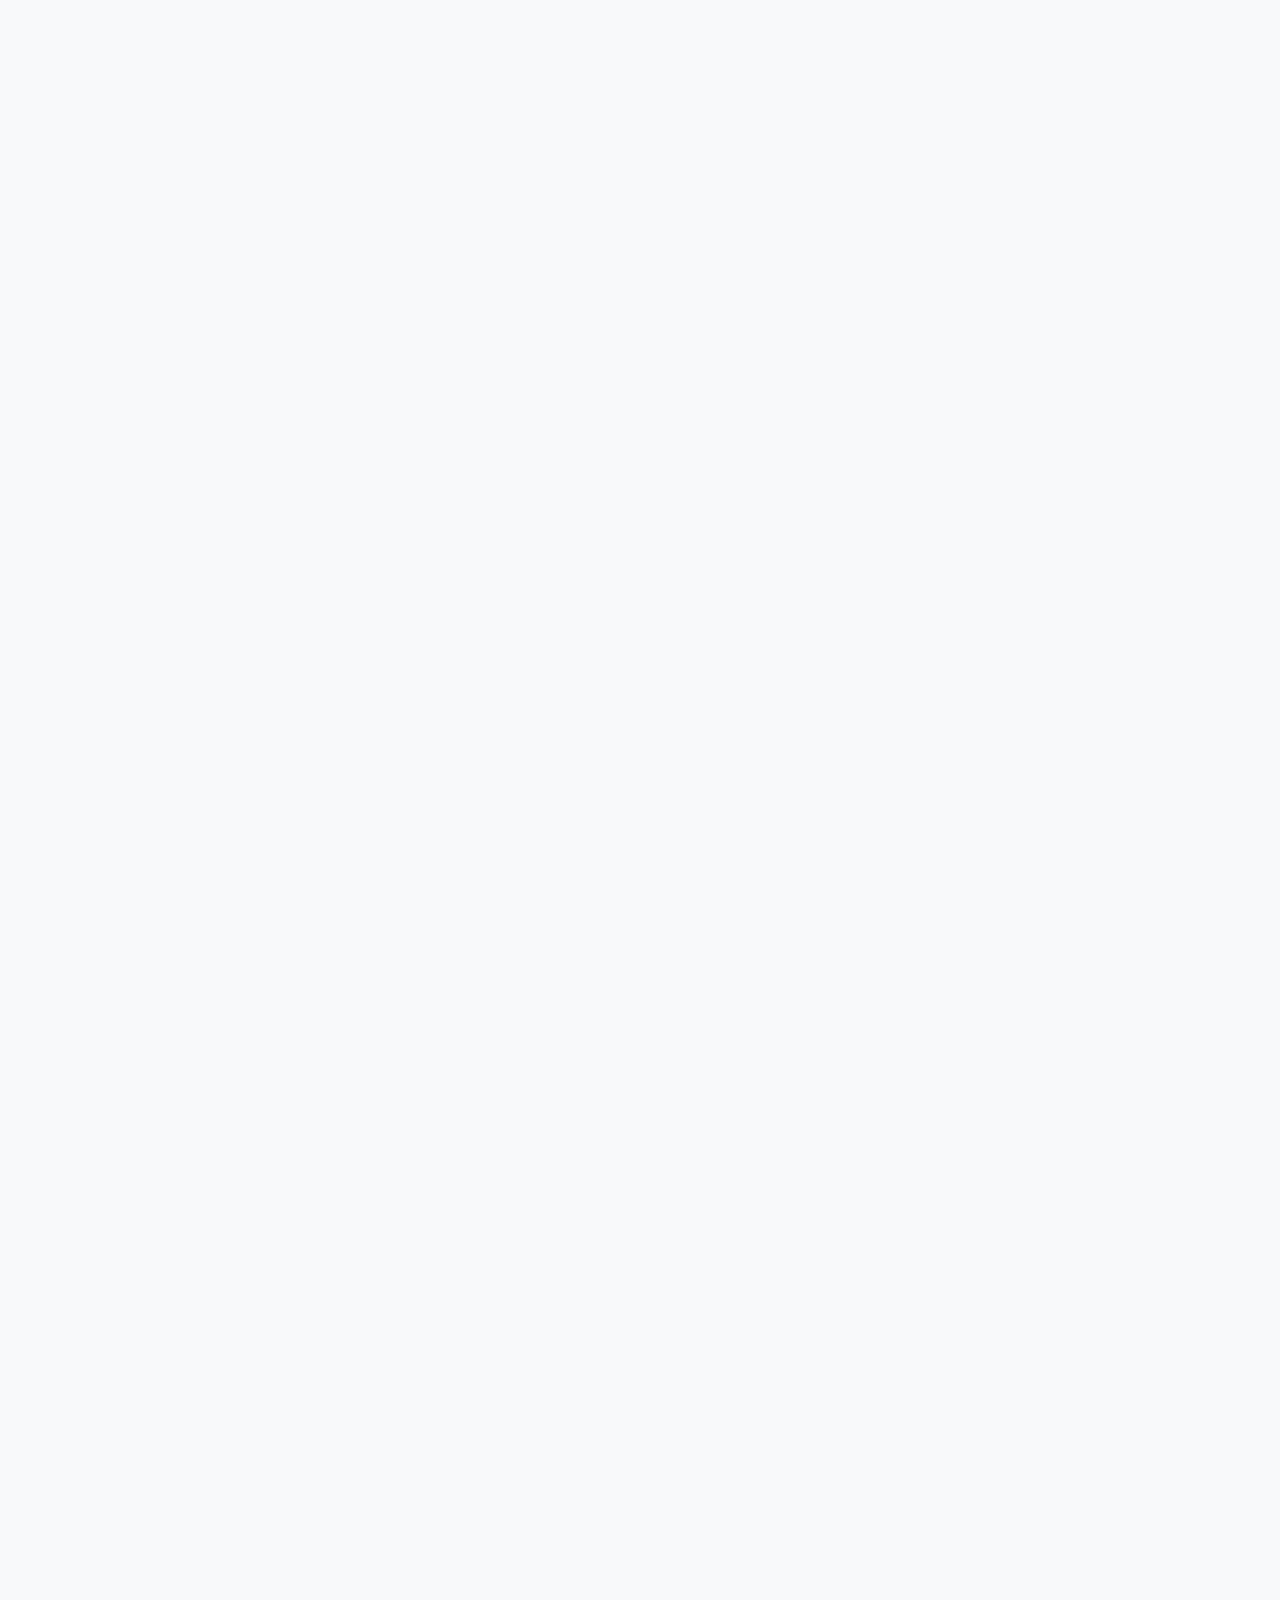
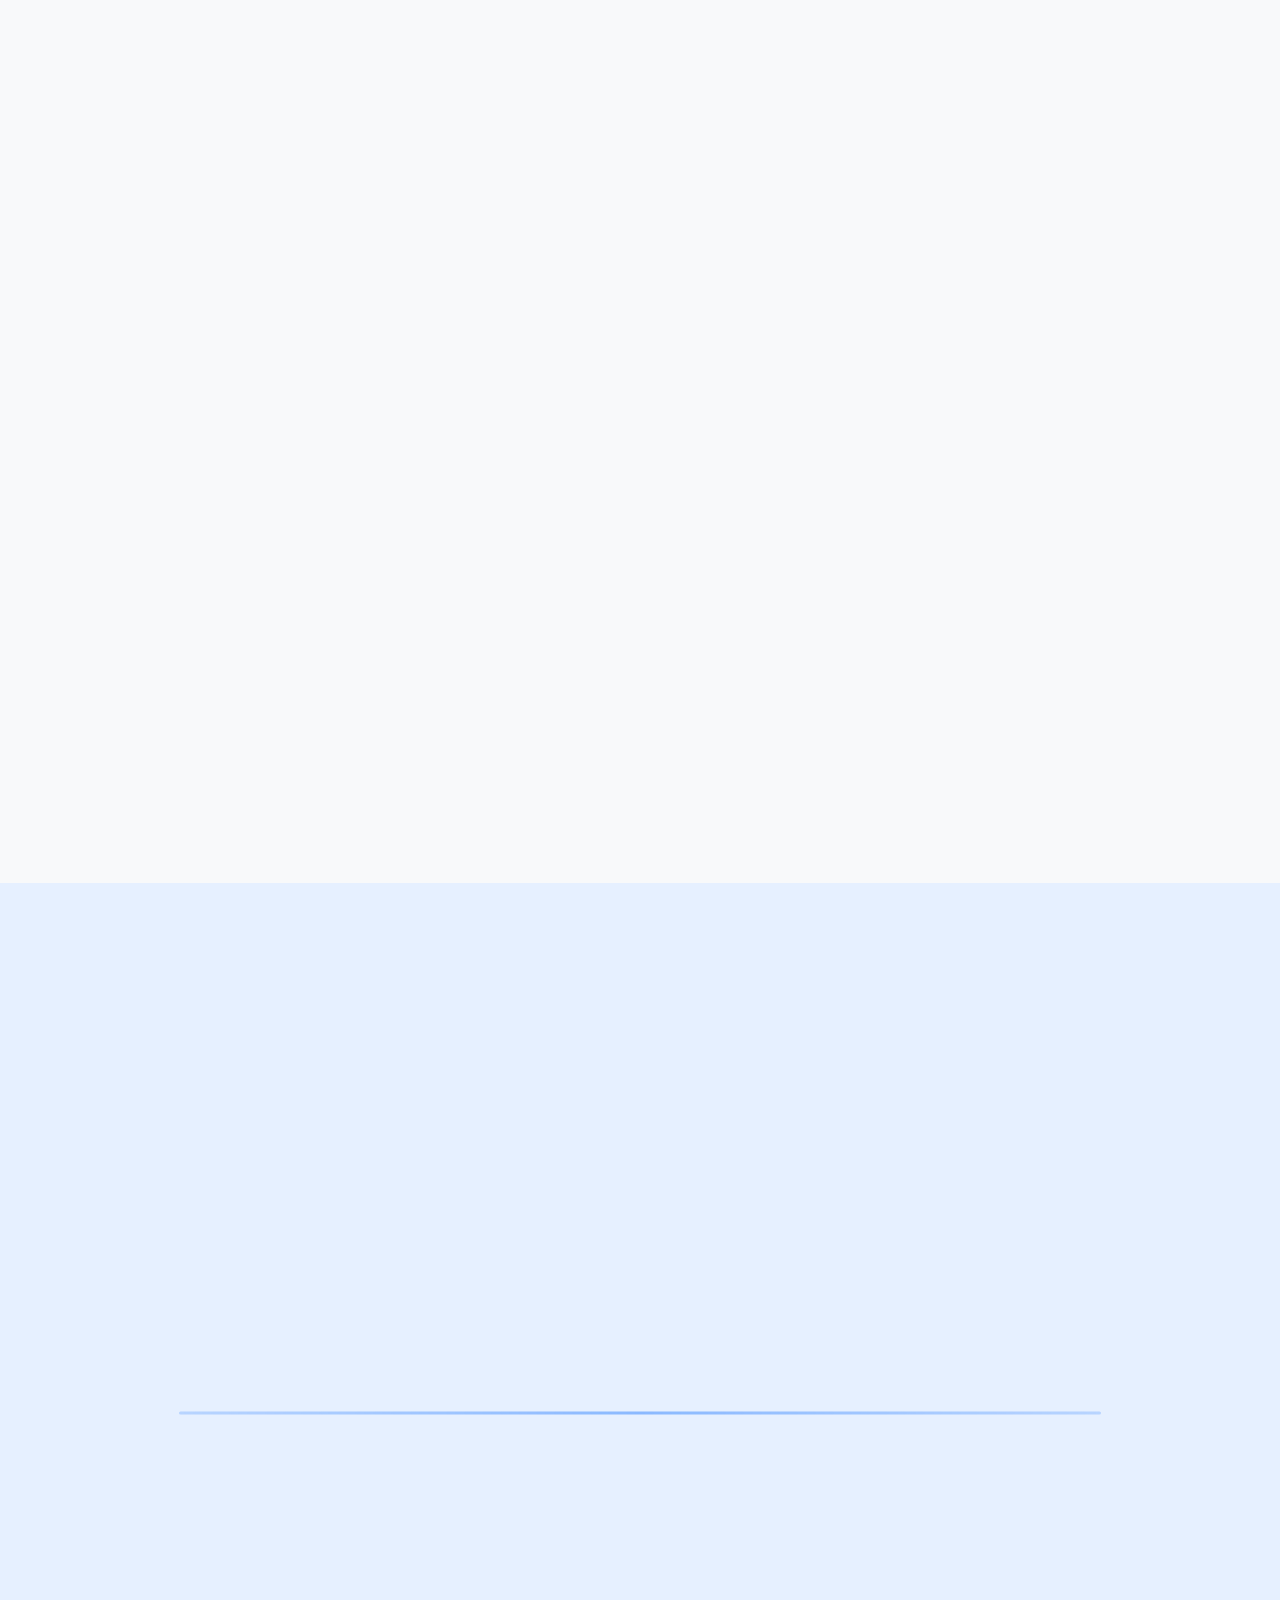
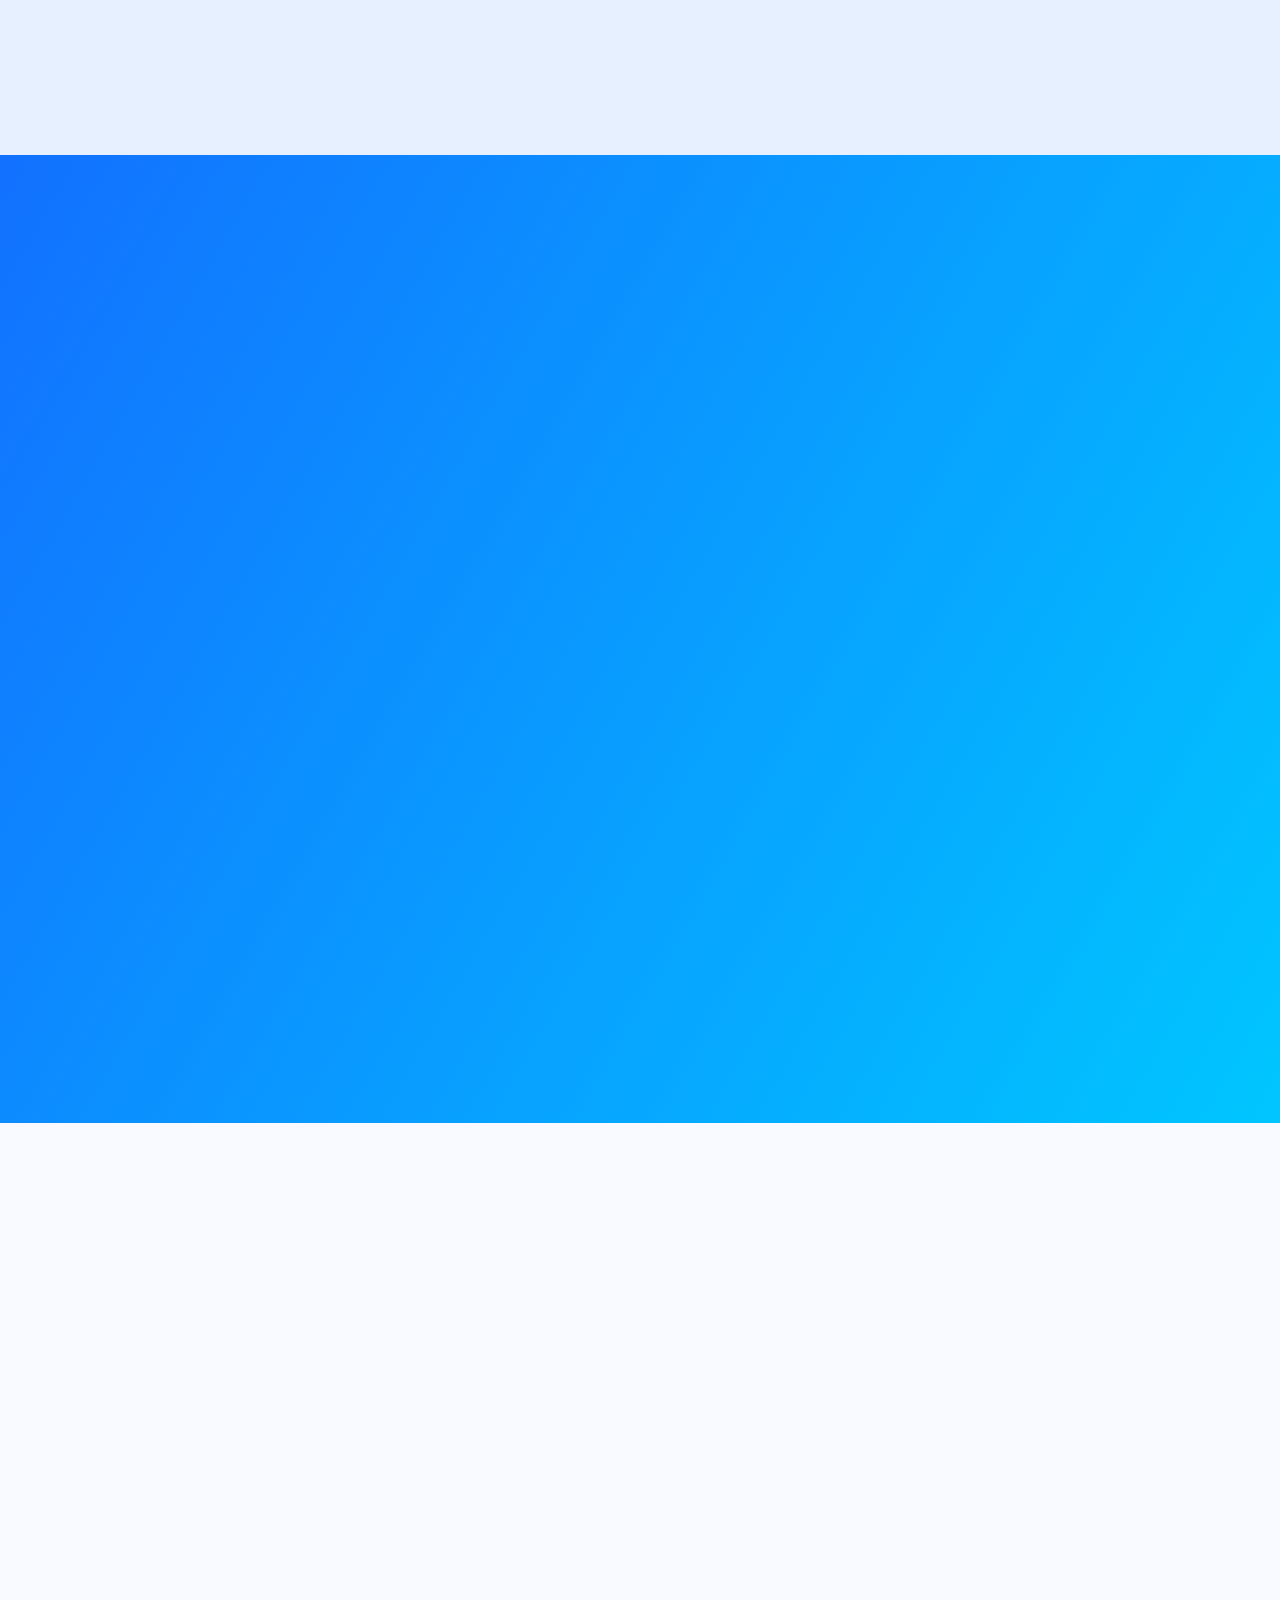
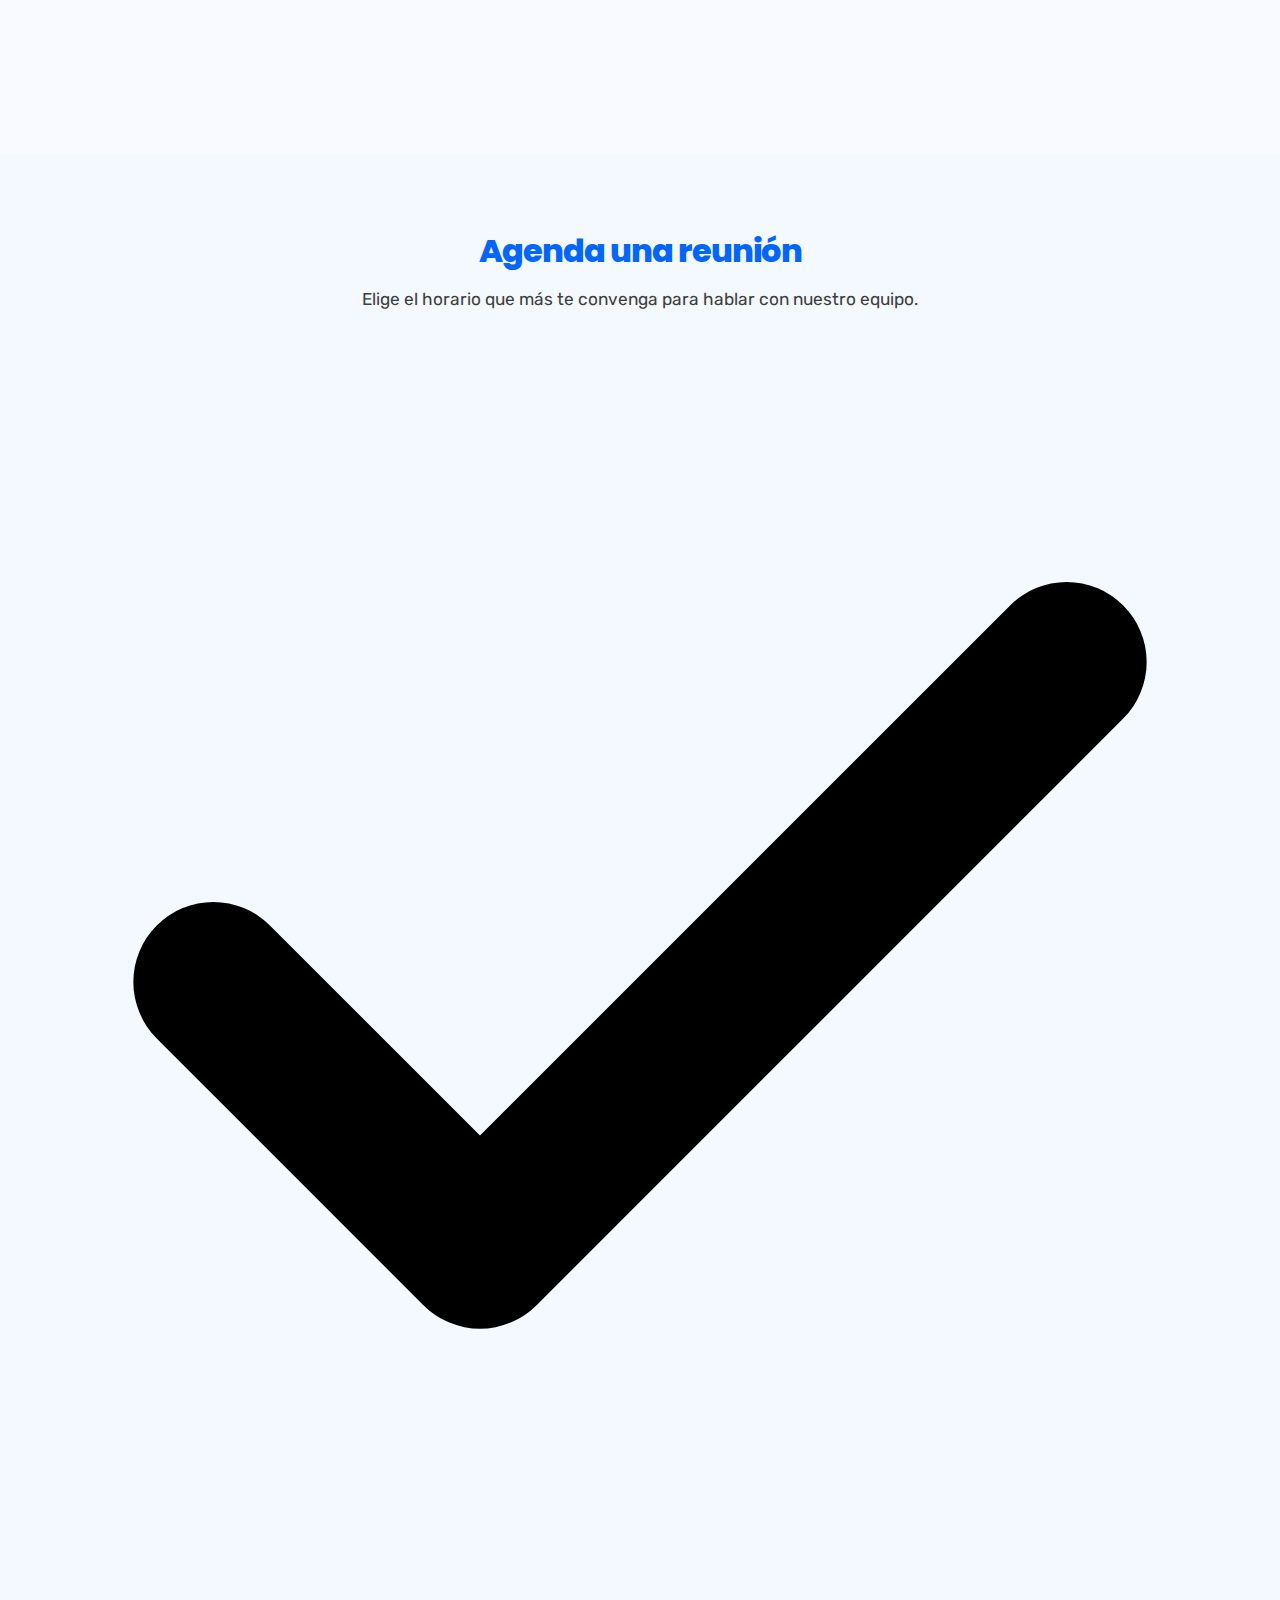
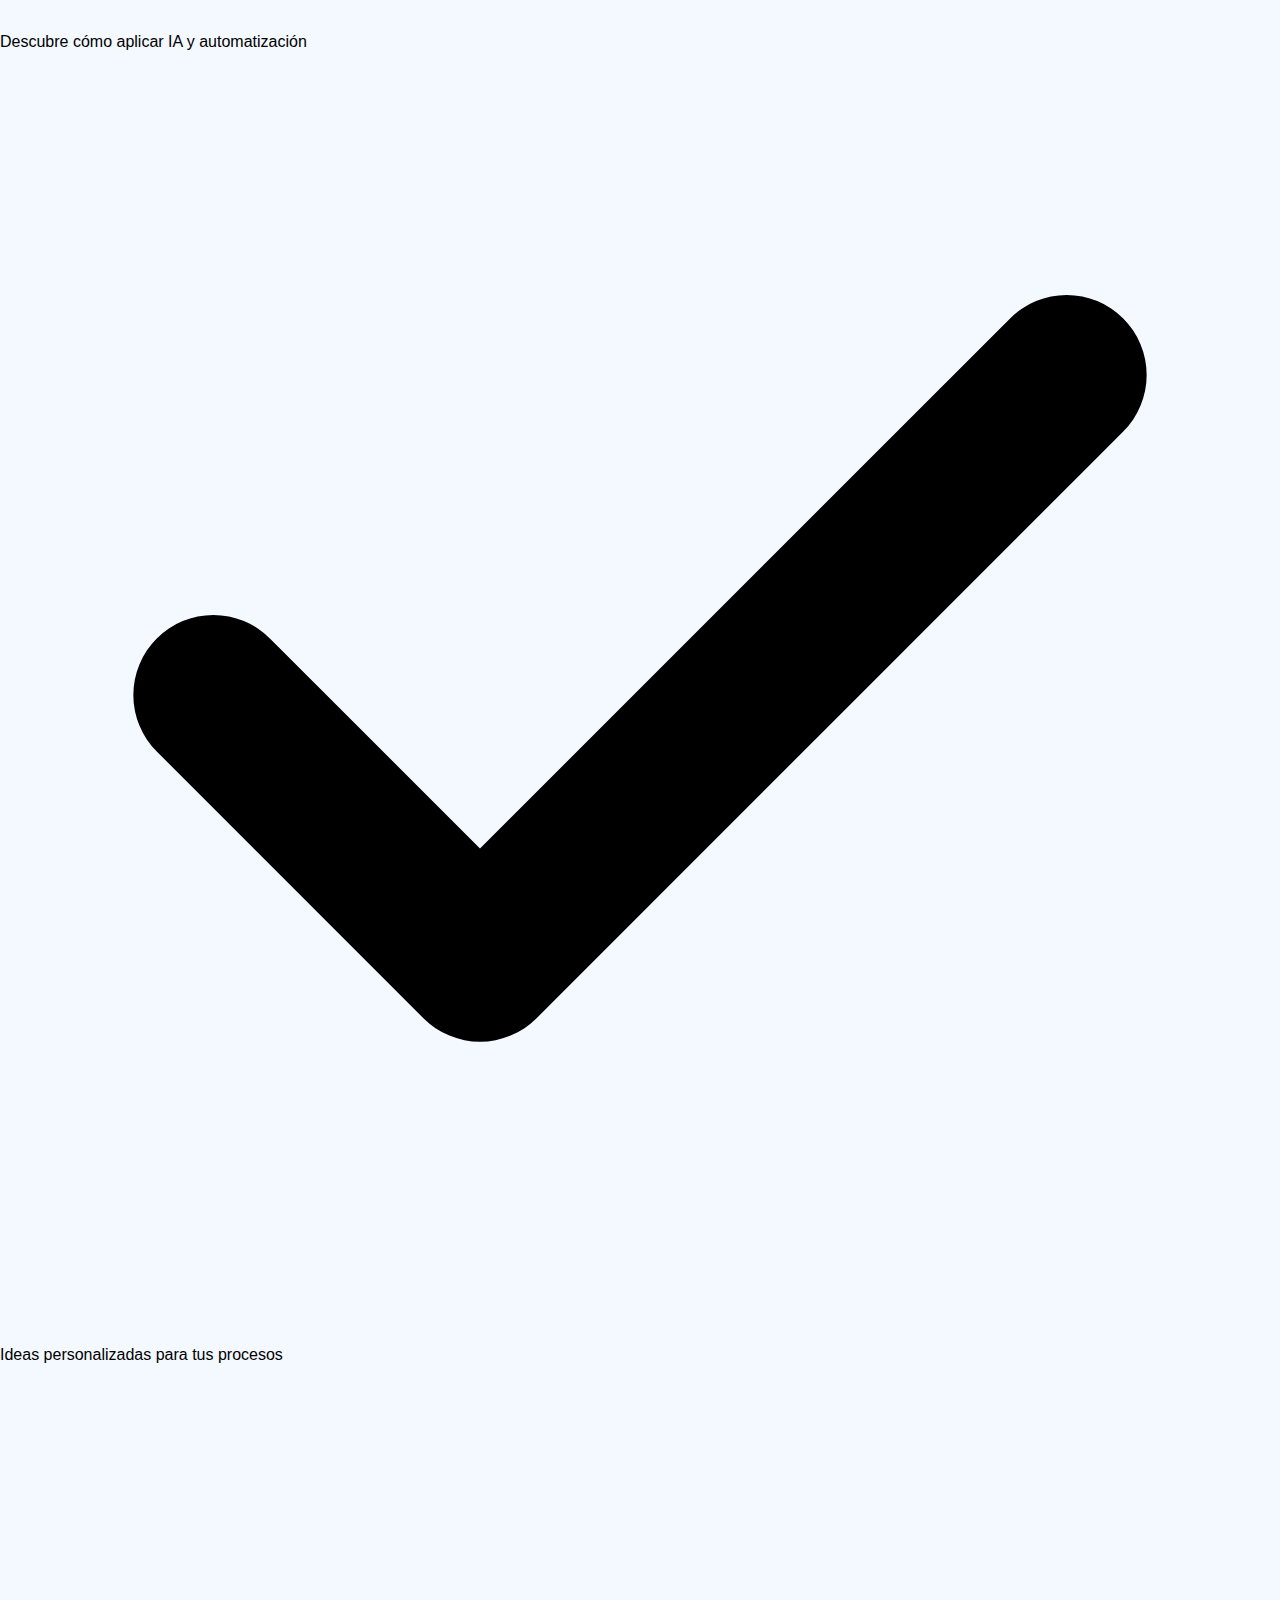
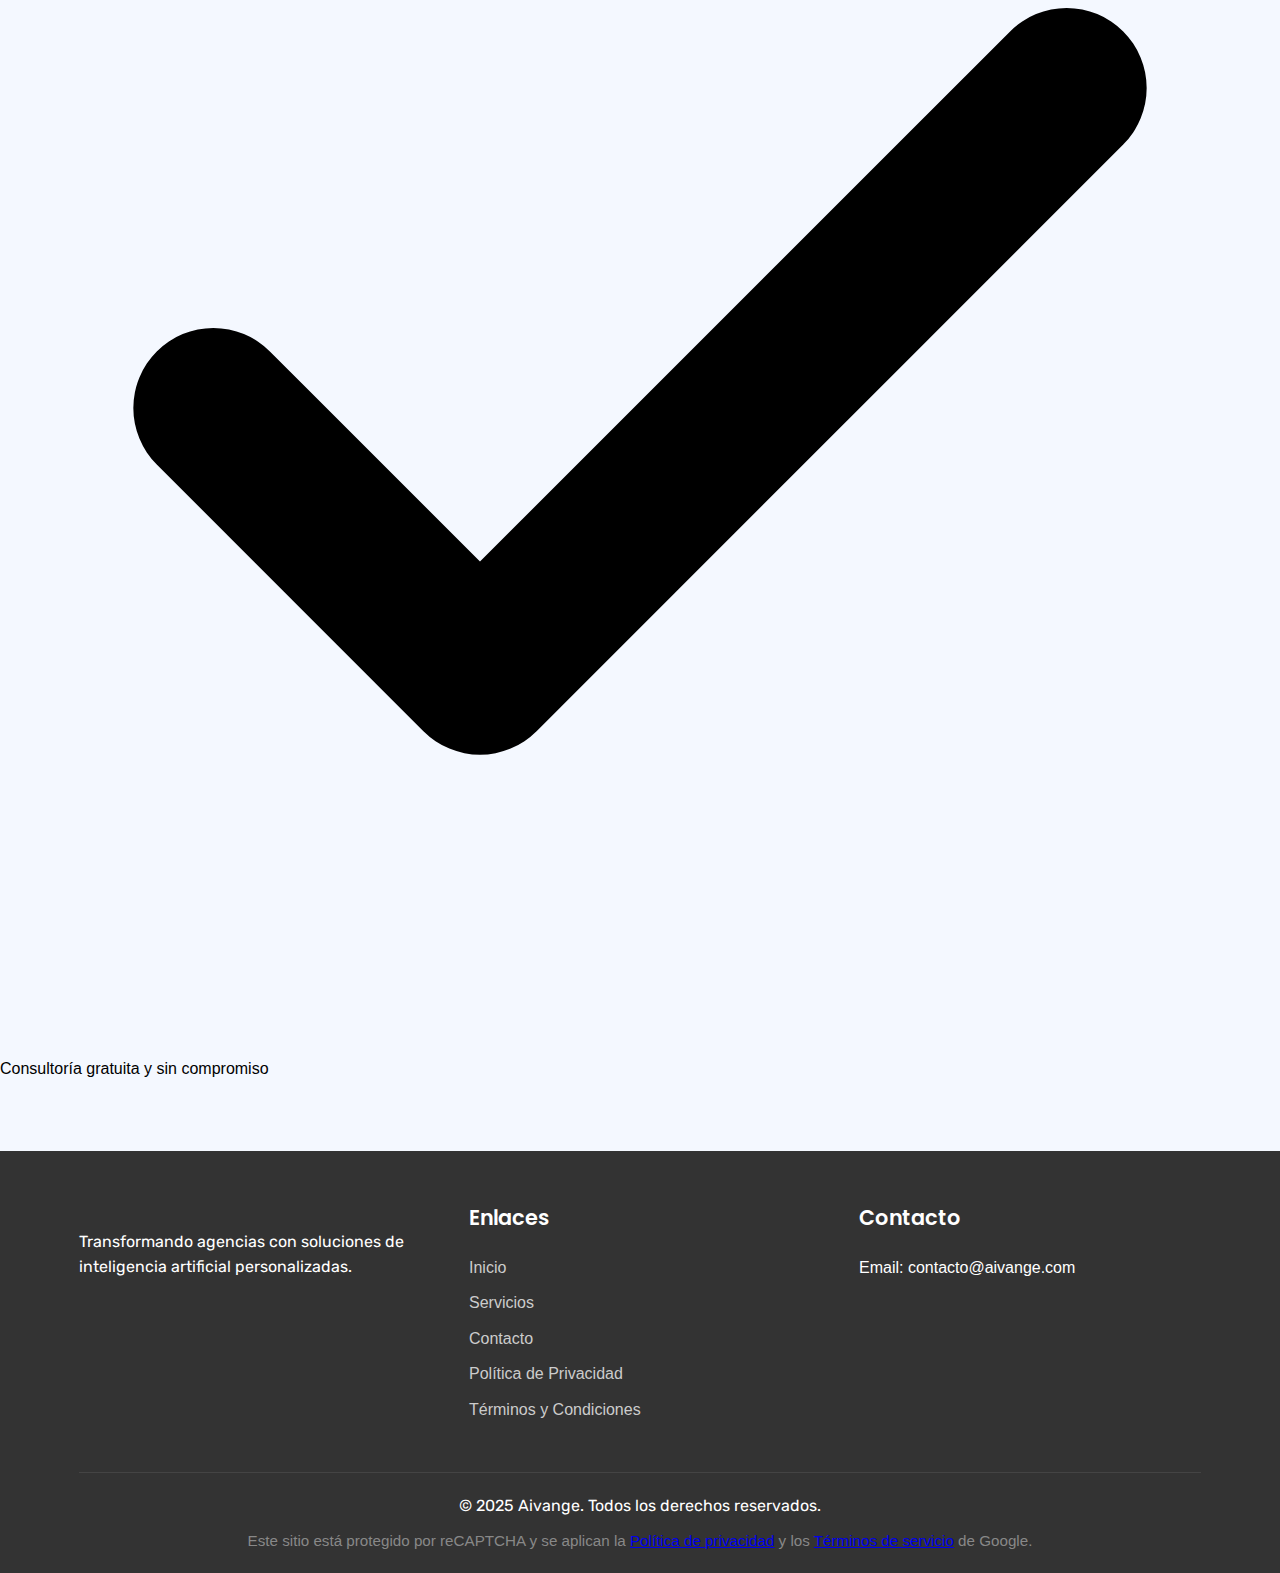
<file: index.html>
<!DOCTYPE html>
<html lang="es">
<head>
    <link rel="preconnect" href="https://fonts.googleapis.com">
    <link rel="preconnect" href="https://fonts.gstatic.com" crossorigin>
    <link href="https://fonts.googleapis.com/css2?family=Poppins:wght@600;700&family=Rubik:wght@400&display=swap" rel="stylesheet">
    <meta charset="UTF-8">
    <meta name="viewport" content="width=device-width, initial-scale=1.0">
    <title>Aivange | Automatización inteligente con IA para escalar tu agencia</title>

    <meta name="description" content="Aivange es una agencia de automatización e inteligencia artificial que ayuda a empresas a escalar y optimizar procesos. Descubre nuestros servicios de IA, automatización, integración y soporte.">
    <meta name="robots" content="index, follow">
    <link rel="canonical" href="https://aivange.com">

    <link rel="icon" type="image/png" href="favicon-96x96.png" sizes="96x96" />
    <link rel="icon" type="image/svg+xml" href="favicon.svg" />
    <link rel="icon" type="image/x-icon" href="favicon.ico" />
    <link rel="apple-touch-icon" sizes="180x180" href="apple-touch-icon.png" />
    <link rel="shortcut icon" href="favicon.ico">

    <link rel="stylesheet" href="styles.css">
    <!-- Cargar AOS CSS en diferido -->
    <link rel="preload" href="https://unpkg.com/aos@2.3.1/dist/aos.css" as="style" onload="this.onload=null;this.rel='stylesheet'">
    <noscript><link rel="stylesheet" href="https://unpkg.com/aos@2.3.1/dist/aos.css"></noscript>

    <meta property="og:title" content="Aivange | Automatización inteligente con IA para escalar tu negocio">
    <meta property="og:description" content="Agencia especializada en automatización y soluciones con inteligencia artificial para escalar negocios de forma eficiente. Consultoría, integración y soporte IA.">
    <meta property="og:image" content="https://aivange.com/assets/aivange_logo_letras.webp">
    <meta property="og:url" content="https://aivange.com">
    <meta property="og:type" content="website">

    <meta name="twitter:card" content="summary_large_image">
    <meta name="twitter:title" content="Aivange - Automatización con IA">
    <meta name="twitter:description" content="Descubre cómo escalar tu negocio con inteligencia artificial y automatización.">
    <meta name="twitter:image" content="https://aivange.com/assets/aivange_logo_letras.webp">

    <script type="application/ld+json">
    {
      "@context": "https://schema.org",
      "@type": "FAQPage",
      "mainEntity": [
        {
          "@type": "Question",
          "name": "¿Esto es solo para agencias grandes? ¿Sirve si soy una agencia chica o freelance?",
          "acceptedAnswer": {
            "@type": "Answer",
            "text": "Totalmente. De hecho, muchas de nuestras automatizaciones están pensadas para agencias pequeñas o medianas que quieren ahorrar tiempo, profesionalizarse y escalar sin sumar más personas al equipo."
          }
        },
        {
          "@type": "Question",
          "name": "¿Necesito saber de programación para usar esto?",
          "acceptedAnswer": {
            "@type": "Answer",
            "text": "No. Nos encargamos de todo el diseño, implementación y puesta en marcha. Las automatizaciones quedan funcionando solas y te enseñamos solo lo necesario para que puedas ver resultados sin complicaciones."
          }
        },
        {
          "@type": "Question",
          "name": "¿Cuánto tarda en implementarse y dar resultados?,
          "acceptedAnswer": {
            "@type": "Answer",
            "text": "Depende del flujo que quieras automatizar, pero en general en menos de 2 semanas ya puedes tener la primera solución funcionando y ahorrándote horas por semana."
          }
        },
        {
          "@type": "Question",
          "name": "¿Con qué herramientas se integra? ¿Funciona con lo que ya uso?",
          "acceptedAnswer": {
            "@type": "Answer",
            "text": "¡Sí! Trabajamos con herramientas como Google Sheets, Slack, Notion, Meta Ads, Gmail, y muchas más. No tienes que cambiar nada: adaptamos la IA a tu stack actual."
          }
        }
      ]
    }
    </script>
    <script type="application/ld+json">
    {
      "@context": "https://schema.org",
      "@type": "Service",
      "name": "Automatización Inteligente",
      "description": "Optimizamos procesos repetitivos con IA para que tu equipo se enfoque en lo importante.",
      "provider": {
        "@type": "Organization",
        "name": "Aivange",
        "url": "https://aivange.com"
      }
    }
    </script>
    <script type="application/ld+json">
    {
      "@context": "https://schema.org",
      "@type": "Service",
      "name": "Análisis Predictivo",
      "description": "Anticipa tendencias y toma decisiones basadas en datos con modelos avanzados.",
      "provider": {
        "@type": "Organization",
        "name": "Aivange",
        "url": "https://aivange.com"
      }
    }
    </script>
    <script type="application/ld+json">
    {
      "@context": "https://schema.org",
      "@type": "Service",
      "name": "Integración de IA",
      "description": "Integramos soluciones de IA a tus sistemas actuales de forma ágil y segura.",
      "provider": {
        "@type": "Organization",
        "name": "Aivange",
        "url": "https://aivange.com"
      }
    }
    </script>
    <script type="application/ld+json">
    {
      "@context": "https://schema.org",
      "@type": "Service",
      "name": "Soporte y Optimización",
      "description": "Acompañamiento continuo para asegurar el máximo rendimiento de tus soluciones.",
      "provider": {
        "@type": "Organization",
        "name": "Aivange",
        "url": "https://aivange.com"
      }
    }
    </script>
    <script type="application/ld+json">
    {
      "@context": "https://schema.org",
      "@type": "ContactPoint",
      "telephone": "+1234567890",
      "contactType": "customer service",
      "areaServed": "ES",
      "availableLanguage": ["Spanish"]
    }
    </script>
    <script type="application/ld+json">
    {
      "@context": "https://schema.org",
      "@type": "Organization",
      "name": "Aivange",
      "url": "https://aivange.com",
      "logo": "https://aivange.com/assets/aivange_logo_letras.webp"
    }
    </script>
</head>
<body>
    <!-- Header Dinámico -->
    <header class="dynamic-header" id="dynamicHeader">
        <div class="header-content">
            <div class="header-logo">
                <img src="assets/aivange_logo_letras.webp" alt="Logo de Aivange, agencia de automatización e inteligencia artificial" loading="lazy">
            </div>
            <nav aria-label="Navegación principal">
                <button class="header-button" onclick="window.location.href='#contacto'">Optimizar Mi Agencia con IA</button>
            </nav>
        </div>
    </header>
    <main>
    <div class="pulse-background">
        <div class="pulse-circle"></div>
        <div class="pulse-circle"></div>
        <div class="pulse-circle"></div>
    </div>  
<section class="hero" id="inicio">
  <div class="fos-hero-animation" aria-hidden="true">
    <div class="pulse pulse-1"></div>
    <div class="pulse pulse-2"></div>
    <div class="pulse pulse-3"></div>
  </div>
  <div class="container">
    <img src="assets/aivange_logo_letras.webp" alt="Logo de Aivange, automatización para agencias de marketing" class="hero-logo" data-aos="fade-up" data-aos-delay="200" loading="lazy">
    
    <h1 data-aos="fade-up" data-aos-delay="400">
      Tu agencia, sin tareas repetitivas. <br />
      <span class="hero-highlight">Solo creatividad y resultados.</span>
    </h1>
    
    <p data-aos="fade-up" data-aos-delay="600">
      Ahorra 10+ horas/semana eliminando tareas manuales: reporting, onboarding de clientes y actualización de CRMs. Enfócate en escalar campañas, no en operaciones.
    </p>
    
    <button class="hero-button" onclick="window.location.href='#contacto'" data-aos="fade-up" data-aos-delay="800">
      Agenda demo para agencias
    </button>
  </div>
</section>
<section class="benefits">
  <div class="container">
    <div class="benefits-grid">

      <div class="card" data-aos="fade-up" data-aos-delay="100">
        <h3>Menos tareas repetitivas, más campañas ganadoras</h3>
        <div class="card-icon">
          <svg width="48" height="48" viewBox="0 0 48 48" fill="none" xmlns="http://www.w3.org/2000/svg">
            <circle cx="24" cy="24" r="22" stroke="#0066ff" stroke-width="2" fill="none"/>
            <path d="M24 14V24L32 28" stroke="#0066ff" stroke-width="2.5" stroke-linecap="round" stroke-linejoin="round"/>
            <circle cx="24" cy="24" r="4" stroke="#0066ff" stroke-width="2" fill="none"/>
          </svg>
        </div>
        <p><strong>Automatizamos el 80% de tus tareas operativas</strong> como reportes, seguimientos o carga de briefs, para que tu equipo creativo se enfoque en lo que realmente genera resultados.</p>
      </div>

      <div class="card" data-aos="fade-up" data-aos-delay="200">
        <h3>Reportes y datos sin errores, siempre a tiempo</h3>
        <div class="card-icon">
          <svg width="48" height="48" viewBox="0 0 48 48" fill="none" xmlns="http://www.w3.org/2000/svg">
            <rect x="8" y="12" width="32" height="24" rx="4" stroke="#0066ff" stroke-width="2" fill="none"/>
            <path d="M16 28L22 22L28 28L32 24" stroke="#0066ff" stroke-width="2.5" stroke-linecap="round" stroke-linejoin="round"/>
          </svg>
        </div>
        <p>Conectamos tus herramientas y usamos IA para generar reportes y análisis automáticos, <strong>evitando errores humanos y acelerando la toma de decisiones</strong>.</p>
      </div>

      <div class="card" data-aos="fade-up" data-aos-delay="300">
        <h3>Escala sin sumar horas ni contratar más</h3>
        <div class="card-icon">
          <svg viewBox="-5.5 0 32 32" version="1.1" xmlns="http://www.w3.org/2000/svg" xmlns:xlink="http://www.w3.org/1999/xlink" fill="#000000"><g id="SVGRepo_bgCarrier" stroke-width="0"></g><g id="SVGRepo_tracerCarrier" stroke-linecap="round" stroke-linejoin="round"></g><g id="SVGRepo_iconCarrier"> <g id="icomoon-ignore"> </g> <path d="M10.667 7.467c-1.493 0-2.667 1.173-2.667 2.667s1.173 2.667 2.667 2.667c1.493 0 2.667-1.173 2.667-2.667s-1.173-2.667-2.667-2.667zM10.667 11.733c-0.907 0-1.6-0.693-1.6-1.6s0.693-1.6 1.6-1.6c0.907 0 1.6 0.693 1.6 1.6s-0.693 1.6-1.6 1.6z" fill="#0066ff"> </path> <path d="M16 18.933c0-3.84 0-8.213 0-9.813 0-2.987-1.973-7.040-5.333-9.12-3.36 2.080-5.333 6.133-5.333 9.173 0 1.6 0 5.973 0 9.813l-5.333 6.613h21.333l-5.333-6.667zM5.333 24.533h-3.093l3.093-3.893v3.893zM14.933 24.533h-8.533v-15.36c0-2.4 1.493-5.867 4.267-7.893 2.773 2.027 4.267 5.44 4.267 7.893v15.36zM16 20.64l3.093 3.893h-3.093c0-0.907 0-2.293 0-3.893z" fill="#0066ff"> </path> <path d="M10.133 26.667h1.067v5.333h-1.067v-5.333z" fill="#0066ff"> </path> <path d="M12.8 26.667h1.067v3.2h-1.067v-3.2z" fill="#0066ff"> </path> <path d="M7.467 26.667h1.067v3.2h-1.067v-3.2z" fill="#0066ff"> </path> </g></svg>
        </div>
        <p>Automatiza onboarding de clientes, facturación y gestión de campañas para manejar más clientes sin aumentar tu equipo. <strong>Multiplica entregas sin sumar carga operativa</strong>.</p>
      </div>

      <div class="card" data-aos="fade-up" data-aos-delay="400">
        <h3>Convierte procesos en flujos inteligentes</h3>
        <div class="card-icon">
          <svg width="48" height="48" viewBox="0 0 48 48" fill="none" xmlns="http://www.w3.org/2000/svg">
            <rect x="10" y="10" width="28" height="28" rx="6" stroke="#0066ff" stroke-width="2" fill="none"/>
            <path d="M18 24H30M24 18V30" stroke="#0066ff" stroke-width="2.5" stroke-linecap="round"/>
          </svg>
        </div>
        <p>Desde la recepción del lead hasta la entrega final, <strong>digitalizamos tus flujos para que tu agencia sea más ágil, precisa y escalable</strong>.</p>
      </div>

    </div>
  </div>
</section>
<section class="process">
  <div class="container">
    <h2 data-aos="fade-up">
      <span class="process-title-main">Cómo transformamos tu agencia con IA y automatización</span>
    </h2>
    <p class="process-subtitle" data-aos="fade-up" data-aos-delay="200">
      En solo 3 pasos, detectamos tareas que consumen tiempo y las convertimos en flujos inteligentes que escalan junto a ti.
    </p>

    <div class="process-grid">
      <div class="process-connector"></div>

      <div class="process-card" data-aos="fade-up" data-aos-delay="300">
        <div class="process-icon">
          <svg width="40" height="40" viewBox="0 0 40 40" fill="none" xmlns="http://www.w3.org/2000/svg">
            <circle cx="20" cy="20" r="18" stroke="#0066ff" stroke-width="2" fill="none"/>
            <path d="M26 26L30 30" stroke="#0066ff" stroke-width="2.5" stroke-linecap="round"/>
            <circle cx="20" cy="20" r="6" stroke="#0066ff" stroke-width="2" fill="none"/>
          </svg>
        </div>
        <h3>Auditamos tus procesos y detectamos cuellos de botella</h3>
        <p>Analizamos cómo trabaja tu agencia: qué tareas hacen a mano, dónde se pierde tiempo y qué puede automatizarse ya. Sin tecnicismos ni reuniones eternas.</p>
      </div>

      <div class="process-card" data-aos="fade-up" data-aos-delay="400">
        <div class="process-icon">
          <svg width="40" height="40" viewBox="0 0 40 40" fill="none" xmlns="http://www.w3.org/2000/svg">
            <rect x="8" y="8" width="24" height="24" rx="6" stroke="#0066ff" stroke-width="2" fill="none"/>
            <path d="M20 14V26M14 20H26" stroke="#0066ff" stroke-width="2.5" stroke-linecap="round"/>
          </svg>
        </div>
        <h3>Te proponemos automatizaciones concretas</h3>
        <p>Diseñamos flujos reales adaptados a tu stack (Google Sheets, Slack, Meta Ads, Notion, etc.). Tu decides qué parte atacar primero y lo hacemos rápido.</p>
      </div>

      <div class="process-card" data-aos="fade-up" data-aos-delay="500">
        <div class="process-icon">
          <svg width="40" height="40" viewBox="0 0 40 40" fill="none" xmlns="http://www.w3.org/2000/svg">
            <circle cx="20" cy="20" r="18" stroke="#0066ff" stroke-width="2" fill="none"/>
            <path d="M14 26C16 22 24 22 26 26" stroke="#0066ff" stroke-width="2.5" stroke-linecap="round"/>
            <circle cx="20" cy="16" r="3" stroke="#0066ff" stroke-width="2" fill="none"/>
          </svg>
        </div>
        <h3>Medimos el impacto y seguimos optimizando</h3>
        <p>Instalamos métricas, medimos el tiempo ahorrado y ajustamos para que las automatizaciones evolucionen contigo. Te ayudamos a escalar sin fricciones.</p>
      </div>
    </div>
  </div>
</section>
<section class="servicios-cards-section" id="servicios">
  <div class="container">
    <h2 class="servicios-cards-title" data-aos="fade-up" data-aos-delay="0">
      Automatiza tu agencia: <span class="servicios-cards-title-italic">Soluciones IA diseñadas para tu equipo</span>
    </h2>
    <p class="servicios-cards-subtitle" data-aos="fade-up" data-aos-delay="100">
      Estas son algunas de las automatizaciones que podemos implementar. Las adaptamos 100% a tu flujo, herramientas y objetivos.
    </p>

    <div class="servicios-cards-grid">

      <div class="servicio-card" data-aos="fade-up" data-aos-delay="100">
        <div class="servicio-card-img-container agente-img-destacada">
                          <img src="data:image/svg+xml,%3Csvg xmlns='http://www.w3.org/2000/svg' viewBox='0 0 400 300'%3E%3Crect width='400' height='300' fill='%23f0f0f0'/%3E%3C/svg%3E" data-src="assets/agente.webp" alt="Agentes IA" class="servicio-card-img agente-img-grande lazy-image" loading="lazy">
        </div>
        <h3 class="servicio-card-title">Agentes IA para tu día a día</h3>
        <p class="servicio-card-desc">
          Bots inteligentes que generan reportes de rendimiento (ROAS, CPA), actualizan CRM, responden mails y crean tareas. Funcionan 24/7 y aprenden de tus procesos para mejorar continuamente.
        </p>
      </div>

      <div class="servicio-card" data-aos="fade-up" data-aos-delay="200">
        <div class="servicio-card-img-container agente-img-destacada">
                          <img src="data:image/svg+xml,%3Csvg xmlns='http://www.w3.org/2000/svg' viewBox='0 0 400 300'%3E%3Crect width='400' height='300' fill='%23f0f0f0'/%3E%3C/svg%3E" data-src="assets/analisis.webp" alt="Análisis predictivo" class="servicio-card-img agente-img-grande lazy-image" loading="lazy">
        </div>
        <h3 class="servicio-card-title">Automatizamos tu prospección comercial</h3>
        <p class="servicio-card-desc">
          Desde la búsqueda de leads hasta los seguimientos, liberando a tu equipo para que cierre más ventas.
        </p>
      </div>

      <div class="servicio-card" data-aos="fade-up" data-aos-delay="300">
        <div class="servicio-card-img-container agente-img-destacada">
                          <img src="data:image/svg+xml,%3Csvg xmlns='http://www.w3.org/2000/svg' viewBox='0 0 400 300'%3E%3Crect width='400' height='300' fill='%23f0f0f0'/%3E%3C/svg%3E" data-src="assets/integracion.webp" alt="Integración ágil" class="servicio-card-img agente-img-grande lazy-image" loading="lazy">
        </div>
        <h3 class="servicio-card-title">Integraciones sin fricción entre tus herramientas</h3>
        <p class="servicio-card-desc">
          Conectamos Google Sheets, Meta Ads, Slack, Notion, CRMs y más. Flujo automático y sin errores entre todas tus plataformas.
        </p>
      </div>

    </div>

    <a href="#contacto" class="btn servicios-cards-btn" data-aos="fade-up" data-aos-delay="400">
      ¿Tienes un caso particular? Hablemos.
    </a>
  </div>
</section>
<section class="faq-section">
  <div class="container">
    <h2 class="faq-title" data-aos="fade-up">Preguntas Frecuentes</h2>
    <div class="faq-list">

      <div class="faq-item" data-aos="fade-up" data-aos-delay="100">
        <button class="faq-question" aria-expanded="false" aria-controls="faq1-answer" id="faq1-question">
          ¿Esto es solo para agencias grandes? ¿Sirve si soy una agencia chica o freelance?<span class="faq-arrow">&#9662;</span>
        </button>
        <div class="faq-answer" id="faq1-answer" role="region" aria-labelledby="faq1-question">
          <p>Totalmente. De hecho, muchas de nuestras automatizaciones están pensadas para agencias pequeñas o medianas que quieren ahorrar tiempo, profesionalizarse y escalar sin sumar más personas al equipo.</p>
        </div>
      </div>

      <div class="faq-item" data-aos="fade-up" data-aos-delay="200">
        <button class="faq-question" aria-expanded="false" aria-controls="faq2-answer" id="faq2-question">
          ¿Necesito saber de programación para usar esto?<span class="faq-arrow">&#9662;</span>
        </button>
        <div class="faq-answer" id="faq2-answer" role="region" aria-labelledby="faq2-question">
          <p>No. Nos encargamos de todo el diseño, implementación y puesta en marcha. Las automatizaciones quedan funcionando solas y te enseñamos solo lo necesario para que puedas ver resultados sin complicaciones.</p>
        </div>
      </div>

      <div class="faq-item" data-aos="fade-up" data-aos-delay="300">
        <button class="faq-question" aria-expanded="false" aria-controls="faq3-answer" id="faq3-question">
          ¿Cuánto tarda en implementarse y dar resultados?<span class="faq-arrow">&#9662;</span>
        </button>
        <div class="faq-answer" id="faq3-answer" role="region" aria-labelledby="faq3-question">
          <p>Depende del flujo que quieras automatizar, pero en general en menos de 2 semanas ya puedes tener la primera solución funcionando y ahorrándote horas por semana.</p>
        </div>
      </div>

      <div class="faq-item" data-aos="fade-up" data-aos-delay="400">
        <button class="faq-question" aria-expanded="false" aria-controls="faq4-answer" id="faq4-question">
          ¿Con qué herramientas se integra? ¿Funciona con lo que ya uso?<span class="faq-arrow">&#9662;</span>
        </button>
        <div class="faq-answer" id="faq4-answer" role="region" aria-labelledby="faq4-question">
          <p>¡Sí! Trabajamos con herramientas como Google Sheets, Slack, Notion, Meta Ads, Gmail, y muchas más. No tienes que cambiar nada: adaptamos la IA a tu stack actual.</p>
        </div>
      </div>

    </div>
  </div>
</section>
<!-- Formulario Section -->
<section class="contact-form" id="contacto">
    <div class="form-layout">
      <!-- Columna izquierda -->
      <div class="form-text">
        <h2 class="form-title">Agenda una reunión</h2>
        <p class="form-subtitle">Elige el horario que más te convenga para hablar con nuestro equipo.</p>
        <ul class="form-bullets">
  <li>
    <svg class="tick" viewBox="0 0 24 24" aria-hidden="true">
      <path d="M20 6L9 17l-5-5" fill="none" stroke="currentColor" stroke-width="3" stroke-linecap="round" stroke-linejoin="round"/>
    </svg>
    Descubre cómo aplicar IA y automatización
  </li>
  <li>
    <svg class="tick" viewBox="0 0 24 24" aria-hidden="true">
      <path d="M20 6L9 17l-5-5" fill="none" stroke="currentColor" stroke-width="3" stroke-linecap="round" stroke-linejoin="round"/>
    </svg>
    Ideas personalizadas para tus procesos
  </li>
  <li>
    <svg class="tick" viewBox="0 0 24 24" aria-hidden="true">
      <path d="M20 6L9 17l-5-5" fill="none" stroke="currentColor" stroke-width="3" stroke-linecap="round" stroke-linejoin="round"/>
    </svg>
    Consultoría gratuita y sin compromiso
  </li>
</ul> 
      </div>

      <!-- Columna derecha -->
      <!-- Cal inline embed code begins -->
  <div style="width:100%;height:100%;overflow:auto" id="my-cal-inline-30min"></div>
<script type="text/javascript">
  (function (C, A, L) { 
    let p = function (a, ar) { a.q.push(ar); }; 
    let d = C.document; 
    C.Cal = C.Cal || function () { 
      let cal = C.Cal; 
      let ar = arguments; 
      if (!cal.loaded) { 
        cal.ns = {}; 
        cal.q = cal.q || []; 
        d.head.appendChild(d.createElement("script")).src = A; 
        cal.loaded = true; 
      } 
      if (ar[0] === L) { 
        const api = function () { p(api, arguments); }; 
        const namespace = ar[1]; 
        api.q = api.q || []; 
        if(typeof namespace === "string"){ 
          cal.ns[namespace] = cal.ns[namespace] || api; 
          p(cal.ns[namespace], ar); 
          p(cal, ["initNamespace", namespace]); 
        } else p(cal, ar); 
        return;
      } 
      p(cal, ar); 
    }; 
  })(window, "https://app.cal.com/embed/embed.js", "init");

  /* Inicializa namespace "30min" */
  Cal("init", "30min", { origin:"https://app.cal.com" });

  /* Render inline en el div */
  Cal.ns["30min"]("inline", {
    elementOrSelector: "#my-cal-inline-30min",
    config: { layout: "month_view", theme: "light" },
    calLink: "aivange/30min", // <-- cambia por tu link real
  });

  /* Personalización de UI y colores */
  Cal.ns["30min"]("ui", {
    theme: "light",
    hideEventTypeDetails: true,
    layout: "month_view",
    cssVarsPerTheme: {
      light: {
        "cal-brand": "#0066ff",            // color principal
        "cal-text": "#0066ff",             // textos destacados
        "cal-text-emphasis": "#0047b3",    // textos fuertes/headers
        "cal-border-emphasis": "#0047b3",  // bordes destacados
        "cal-text-error": "#ff4d4f",       // rojo suave para errores
        "cal-border": "#3399ff",           // bordes estándar
        "cal-border-default": "#3399ff",
        "cal-border-subtle": "#80bfff",    // bordes suaves
        "cal-border-booker": "#3399ff",
        "cal-text-muted": "#80bfff",       // texto secundario
        "cal-bg-emphasis": "#e6f2ff",      // fondo resaltado
        "cal-border-booker-width": "3px"
      },
      dark: {
        "cal-brand": "#3399ff",            // en dark queda mejor un azul más claro
        "cal-text": "#e6f2ff",             // texto casi blanco con tinte azul
        "cal-text-emphasis": "#66b2ff",    // headers azul claro
        "cal-border": "#0066ff"            // bordes intensos en oscuro
      }
    }
  });
</script>

    <!-- Cal inline embed code ends -->
      </div>
    </div>
</section>
    </main>
    <!-- Footer -->
    <footer>
        <div class="container">
            <div class="footer-container">
                <div class="footer-column">
                    <img src="data:image/svg+xml,%3Csvg xmlns='http://www.w3.org/2000/svg' viewBox='0 0 200 50'%3E%3Crect width='200' height='50' fill='%23ffffff'/%3E%3C/svg%3E" data-src="assets/aivange_logo_letras_blanco.webp" alt="Aivange" class="footer-logo lazy-image" loading="lazy">
                    <p>Transformando agencias con soluciones de inteligencia artificial personalizadas.</p>
                </div>
                <div class="footer-column">
                    <h3>Enlaces</h3>
                    <nav aria-label="Navegación principal">
                      <ul class="footer-links">
                          <li><a href="#inicio">Inicio</a></li>
                          <li><a href="#servicios">Servicios</a></li>
                          <li><a href="#contacto">Contacto</a></li>
                          <li><a href="privacy.html">Política de Privacidad</a></li>
                          <li><a href="terms.html">Términos y Condiciones</a></li>
                      </ul>
                    </nav>
                </div>
                <div class="footer-column">
                    <h3>Contacto</h3>
                    <ul>
                        <li>Email: contacto@aivange.com</li>
                    </ul>
                </div>
            </div>
            <div class="copyright">
                <p>&copy; 2025 Aivange. Todos los derechos reservados.</p>
            </div>
            <div class="recaptcha-notice" style="font-size:0.95em; color:#888; text-align:center; margin-top:10px;">
              Este sitio está protegido por reCAPTCHA y se aplican la 
              <a href="https://policies.google.com/privacy" target="_blank" rel="noopener noreferrer">Política de privacidad</a> y los 
              <a href="https://policies.google.com/terms" target="_blank" rel="noopener noreferrer">Términos de servicio</a> de Google.
            </div>
        </div>
    </footer>

    <script src="https://www.google.com/recaptcha/api.js?render=6Let_norAAAAAGLJubmK22lpFTIACv20xt_CCGmG"></script>
    <script src="script.js"></script>
</body>
</html>
</file>
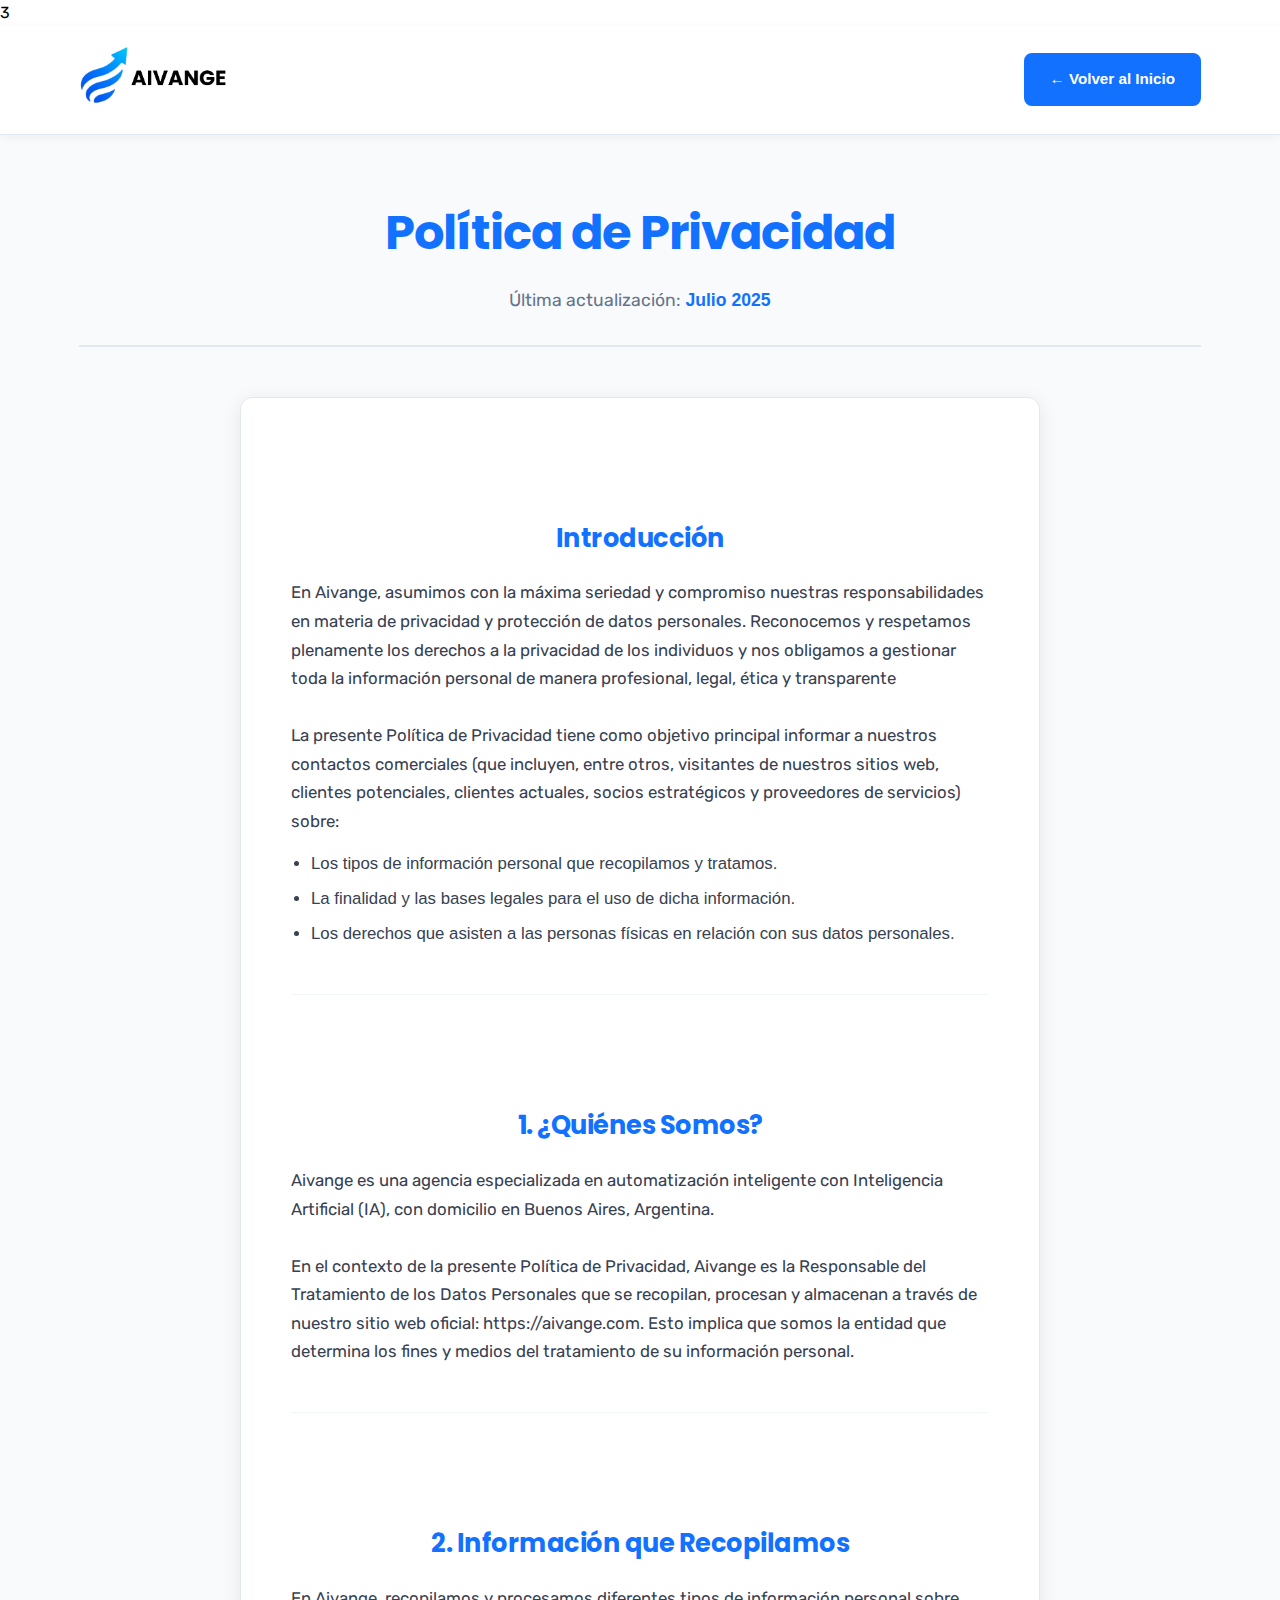
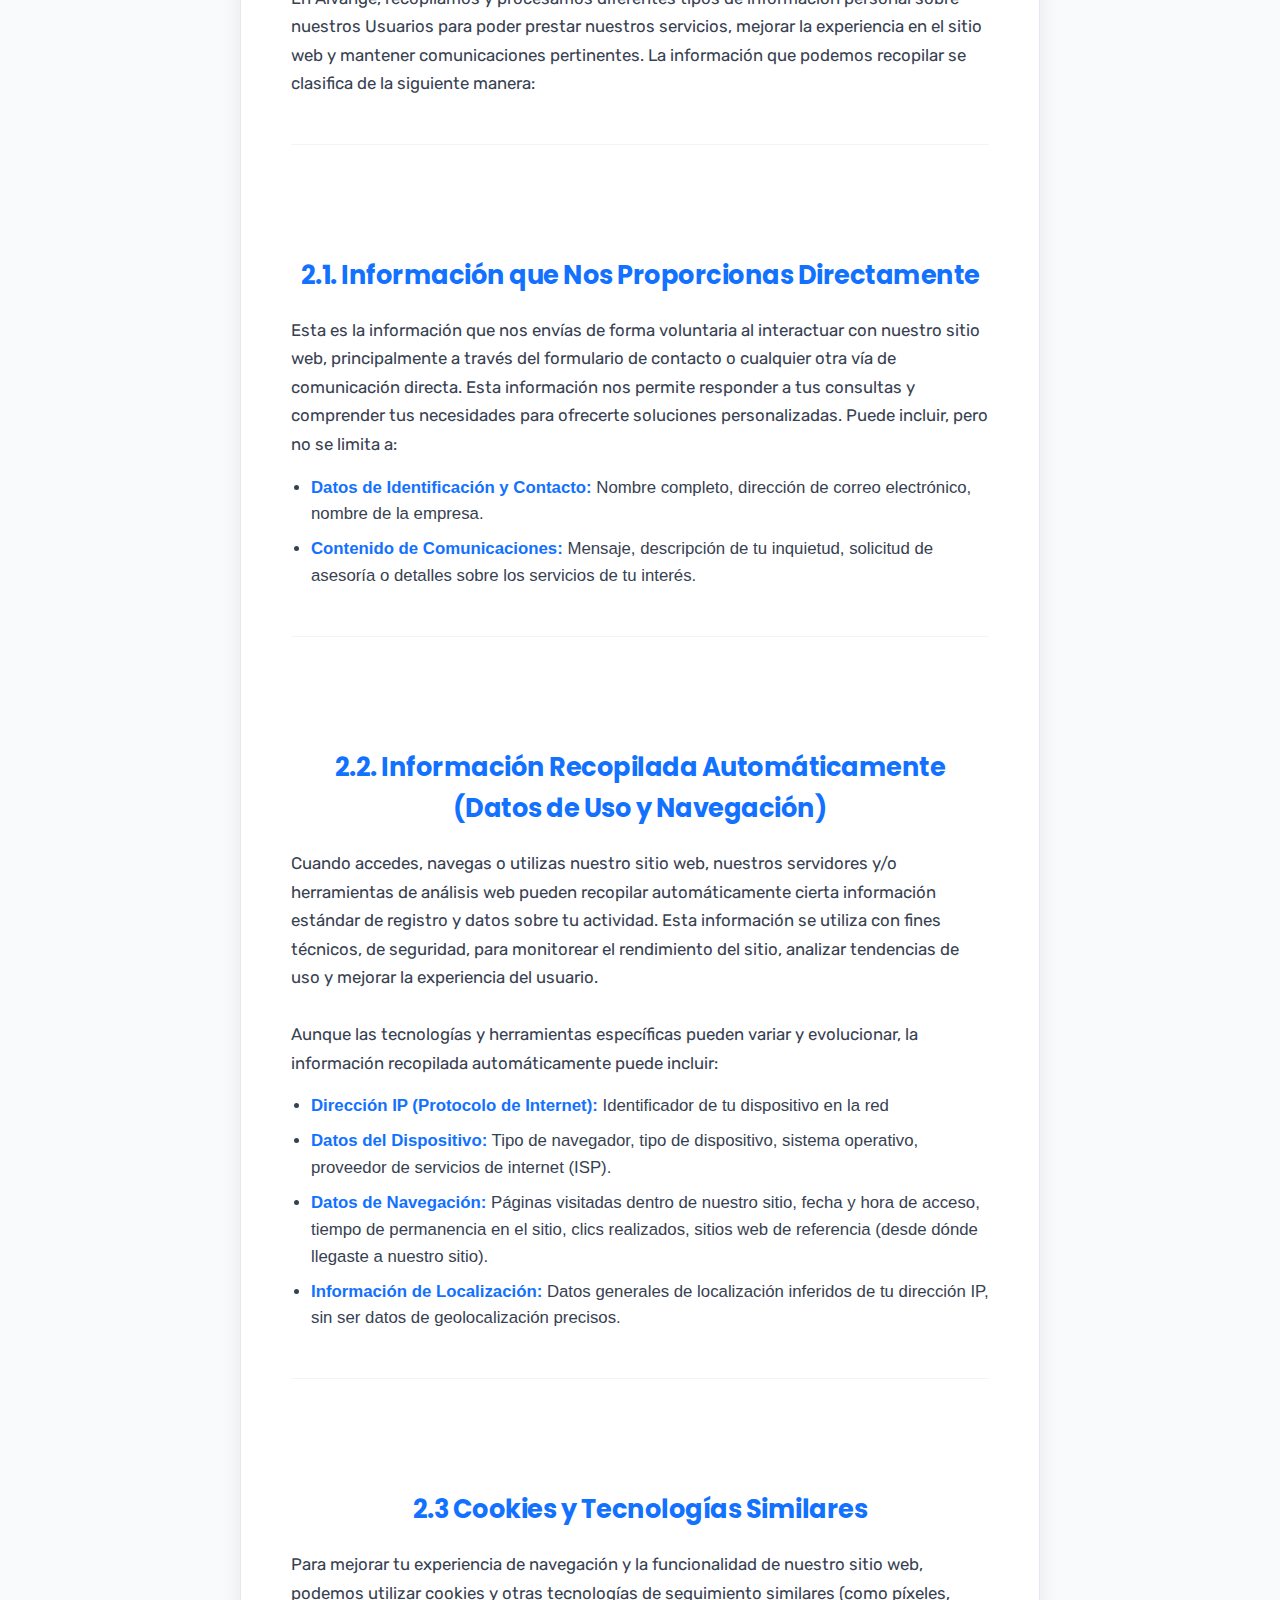
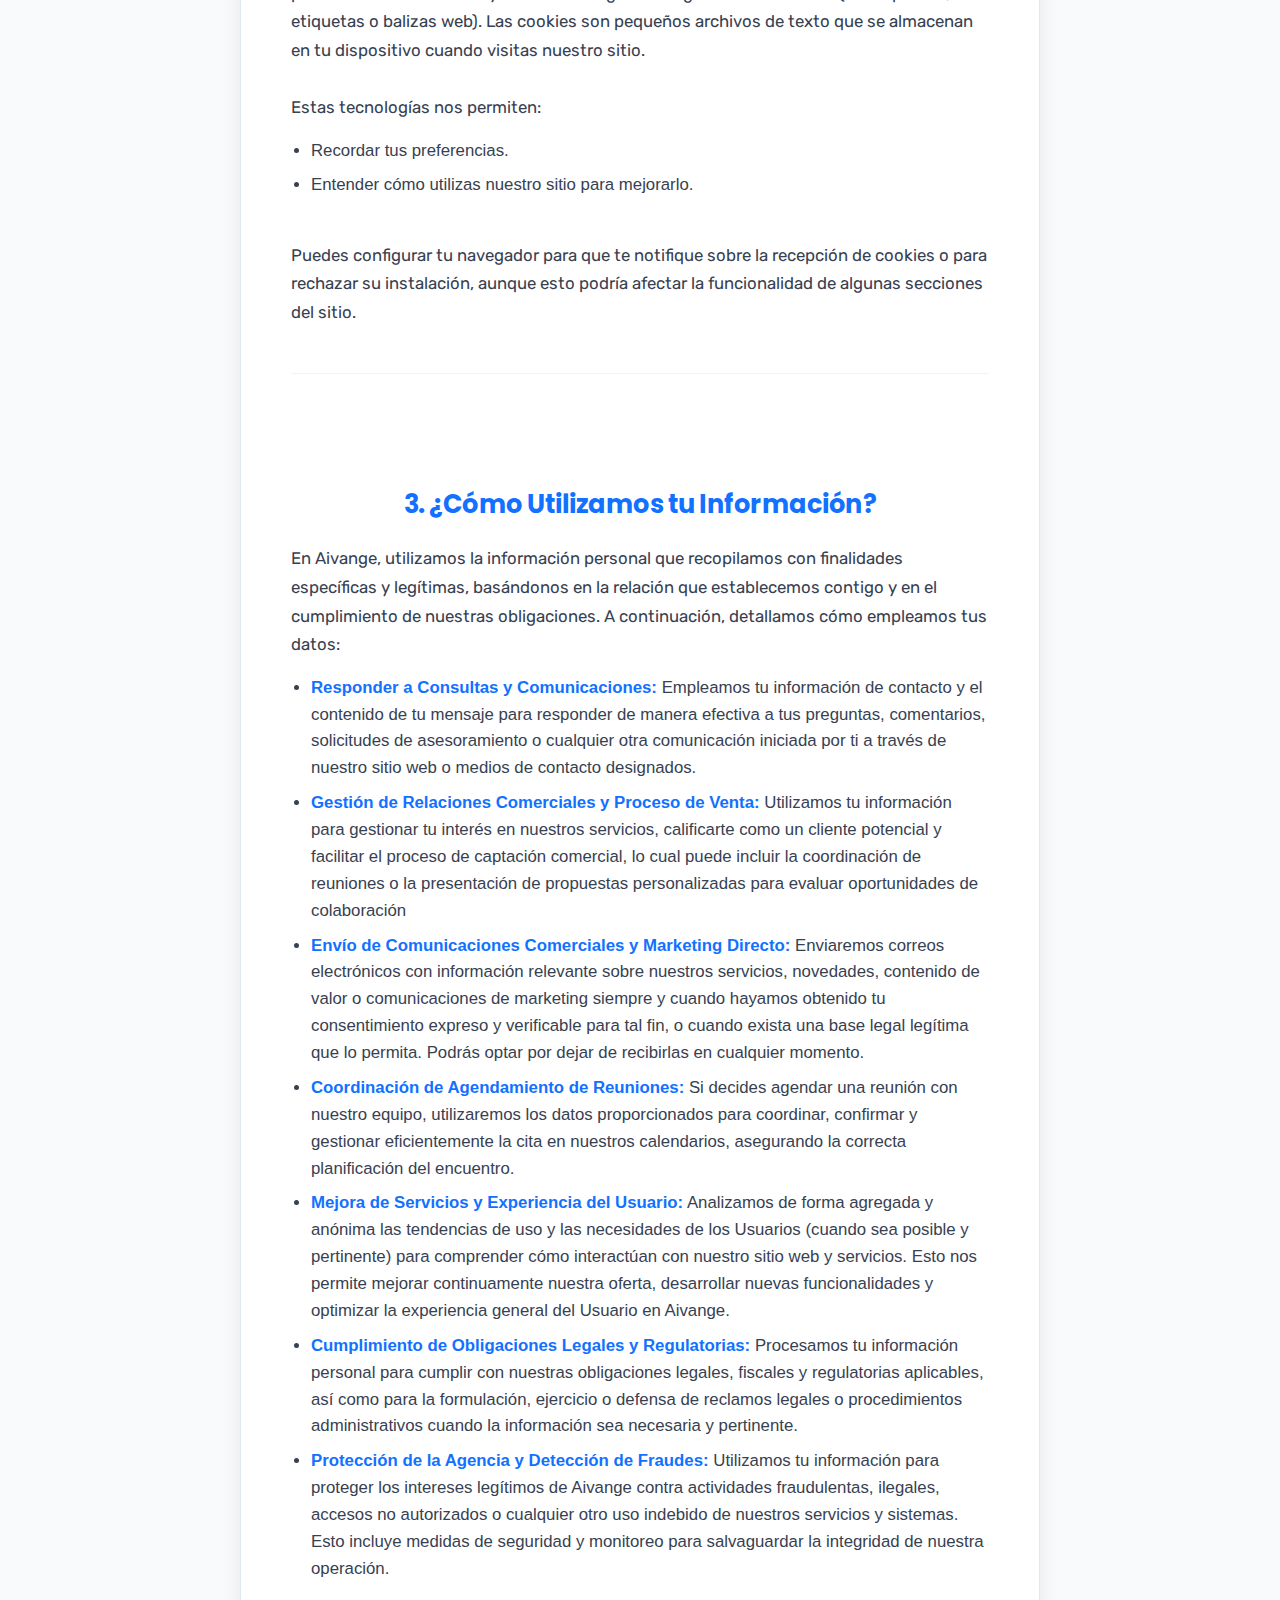
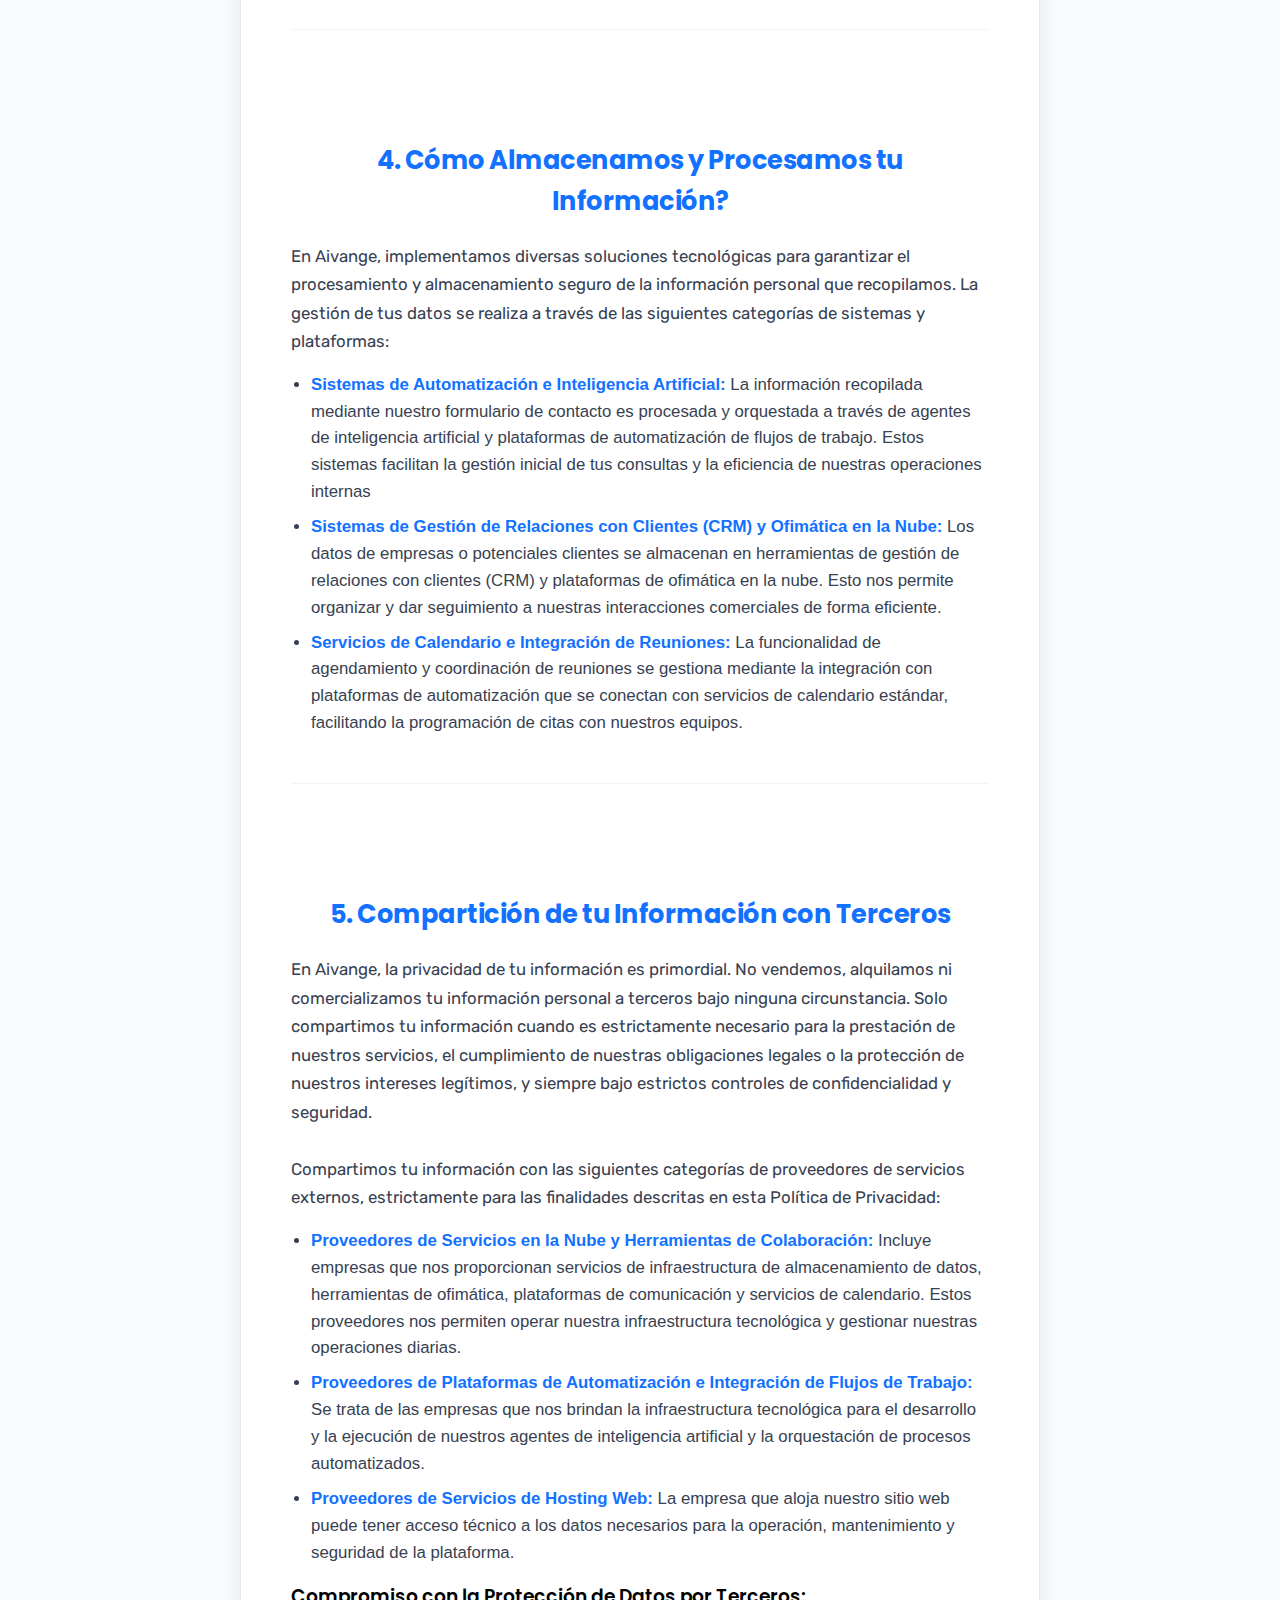
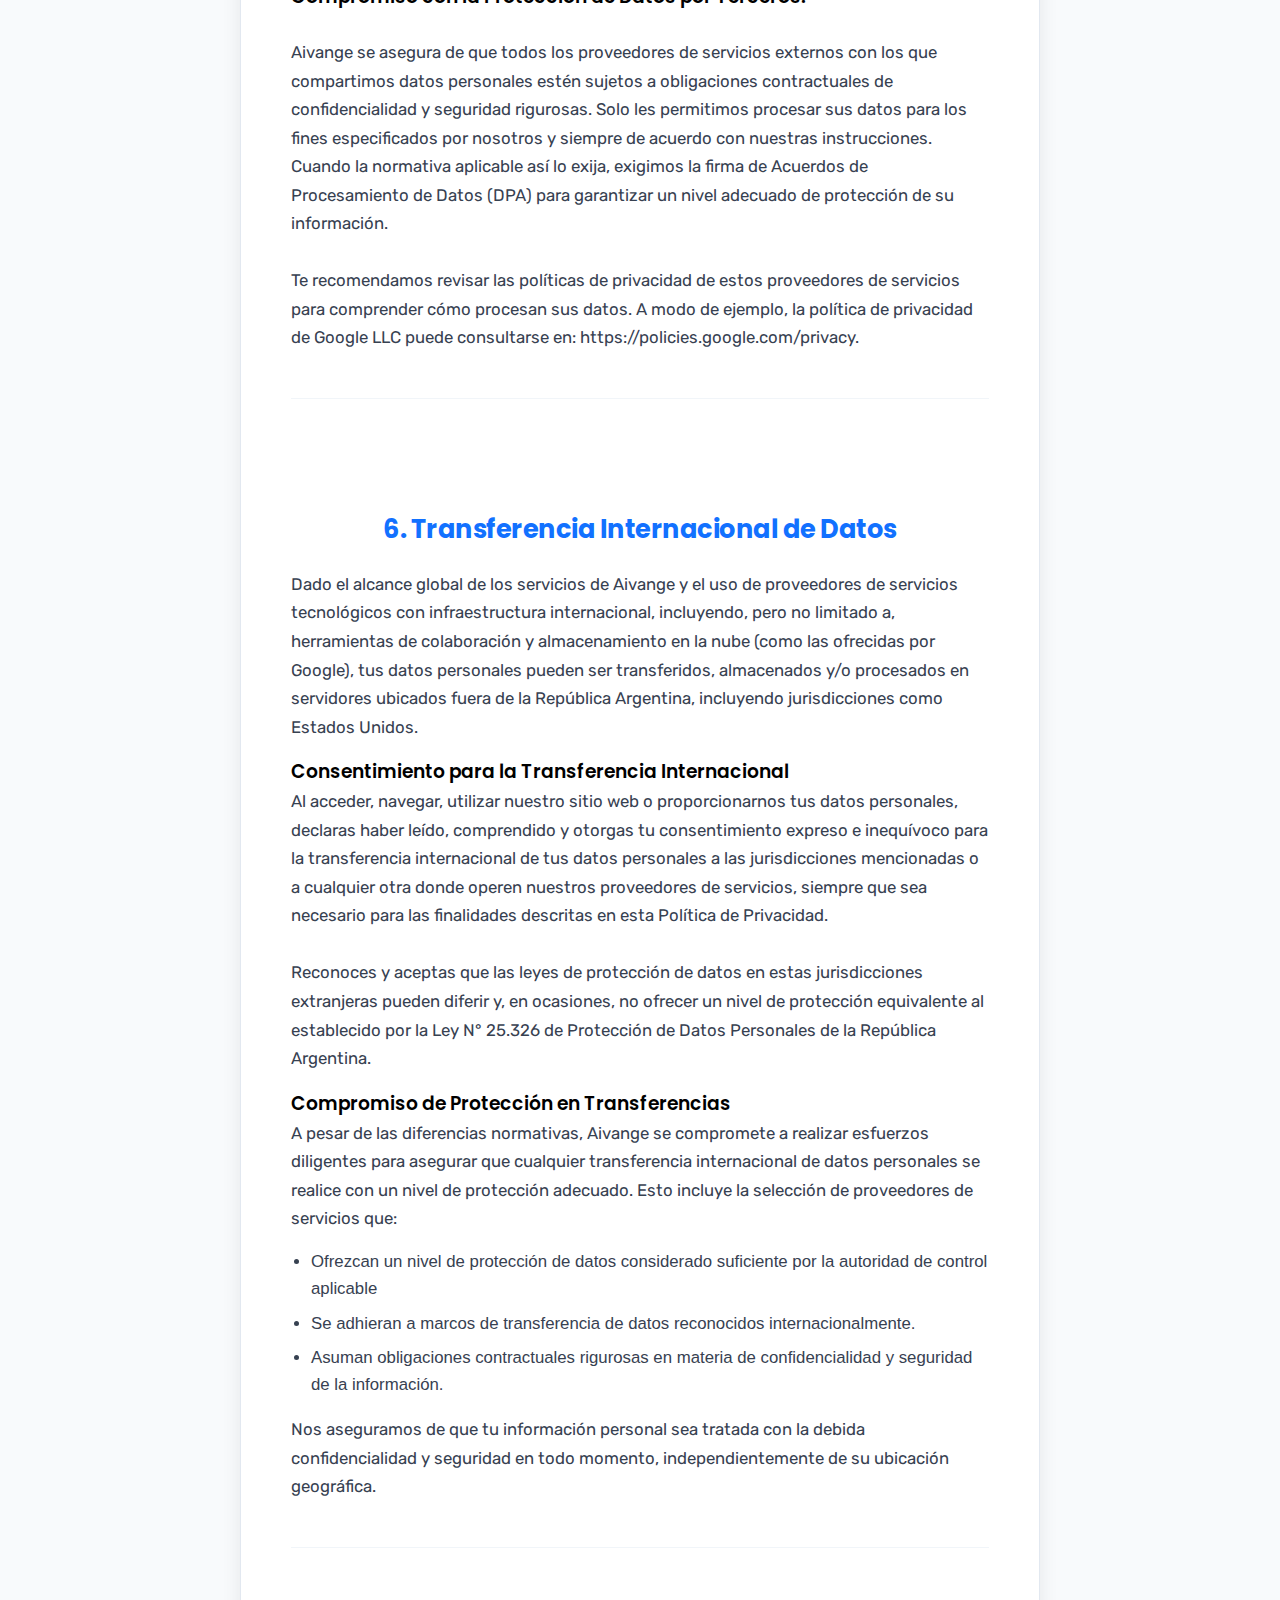
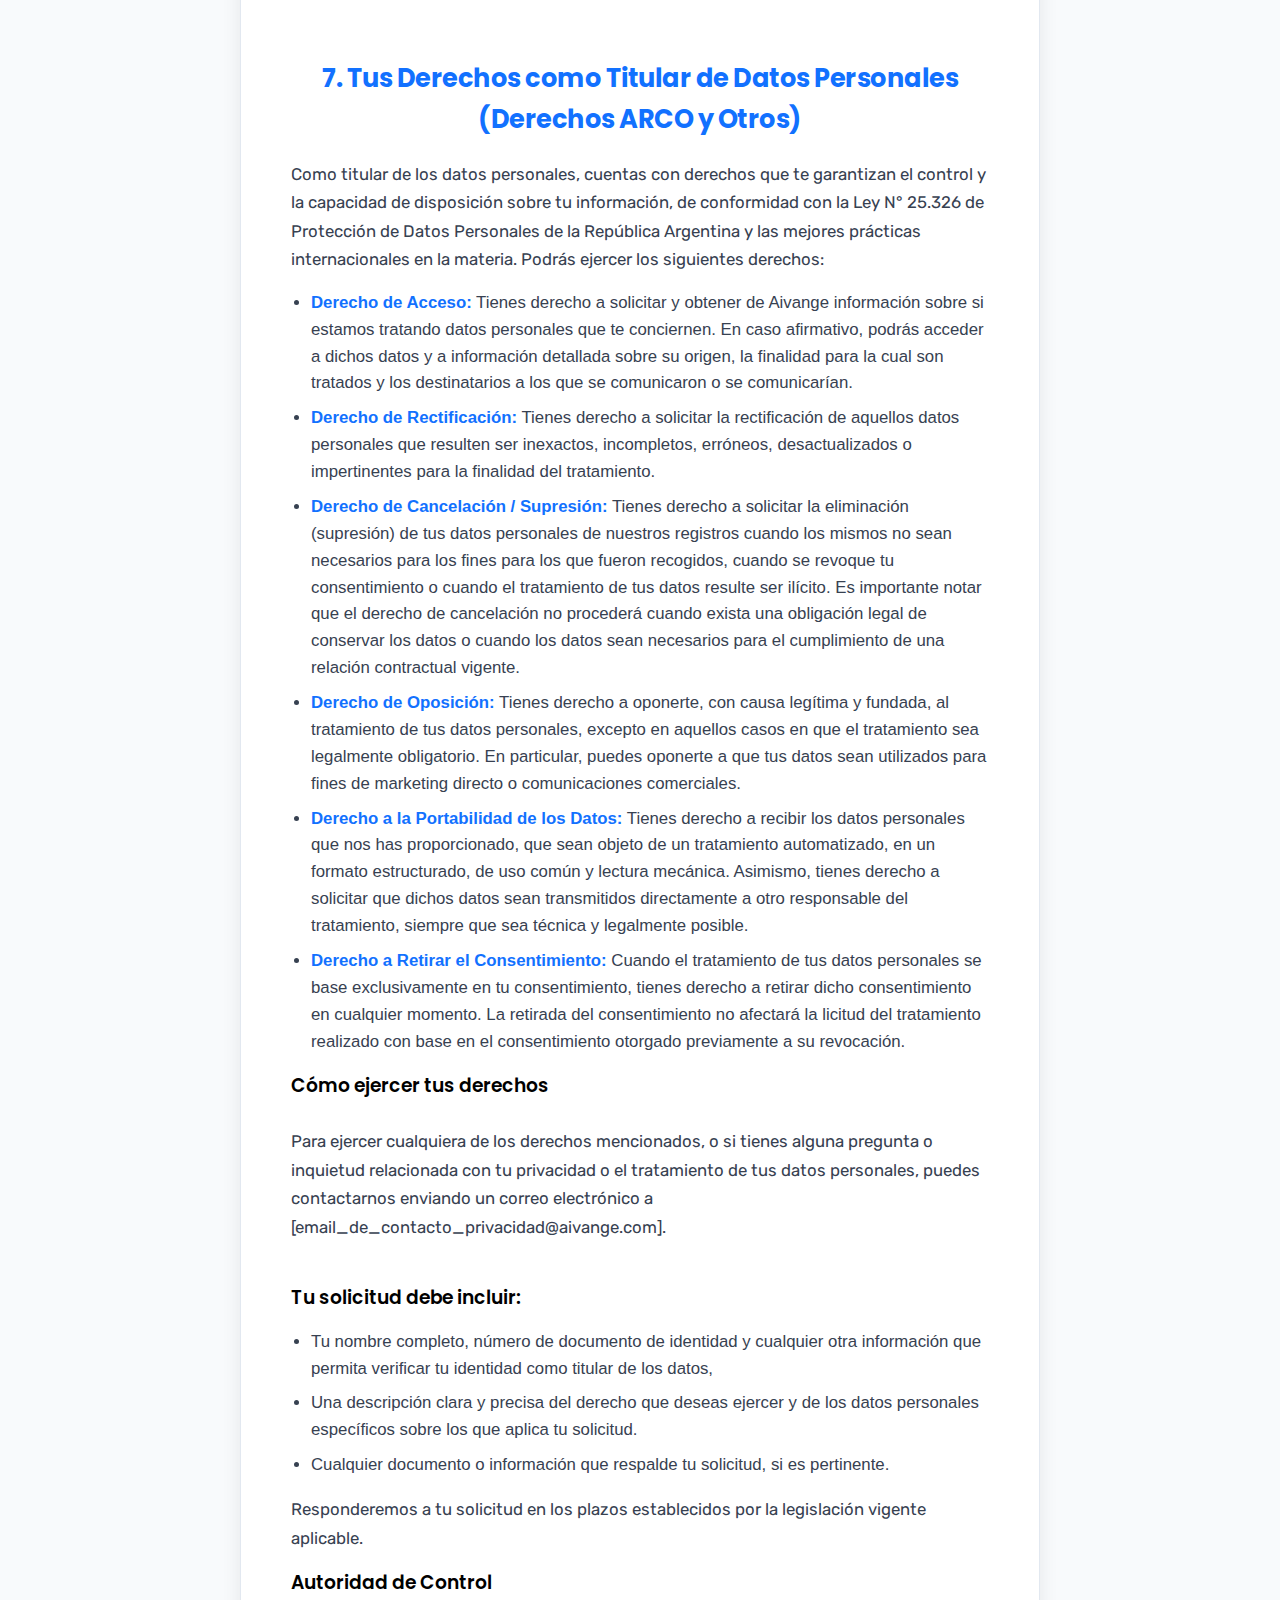
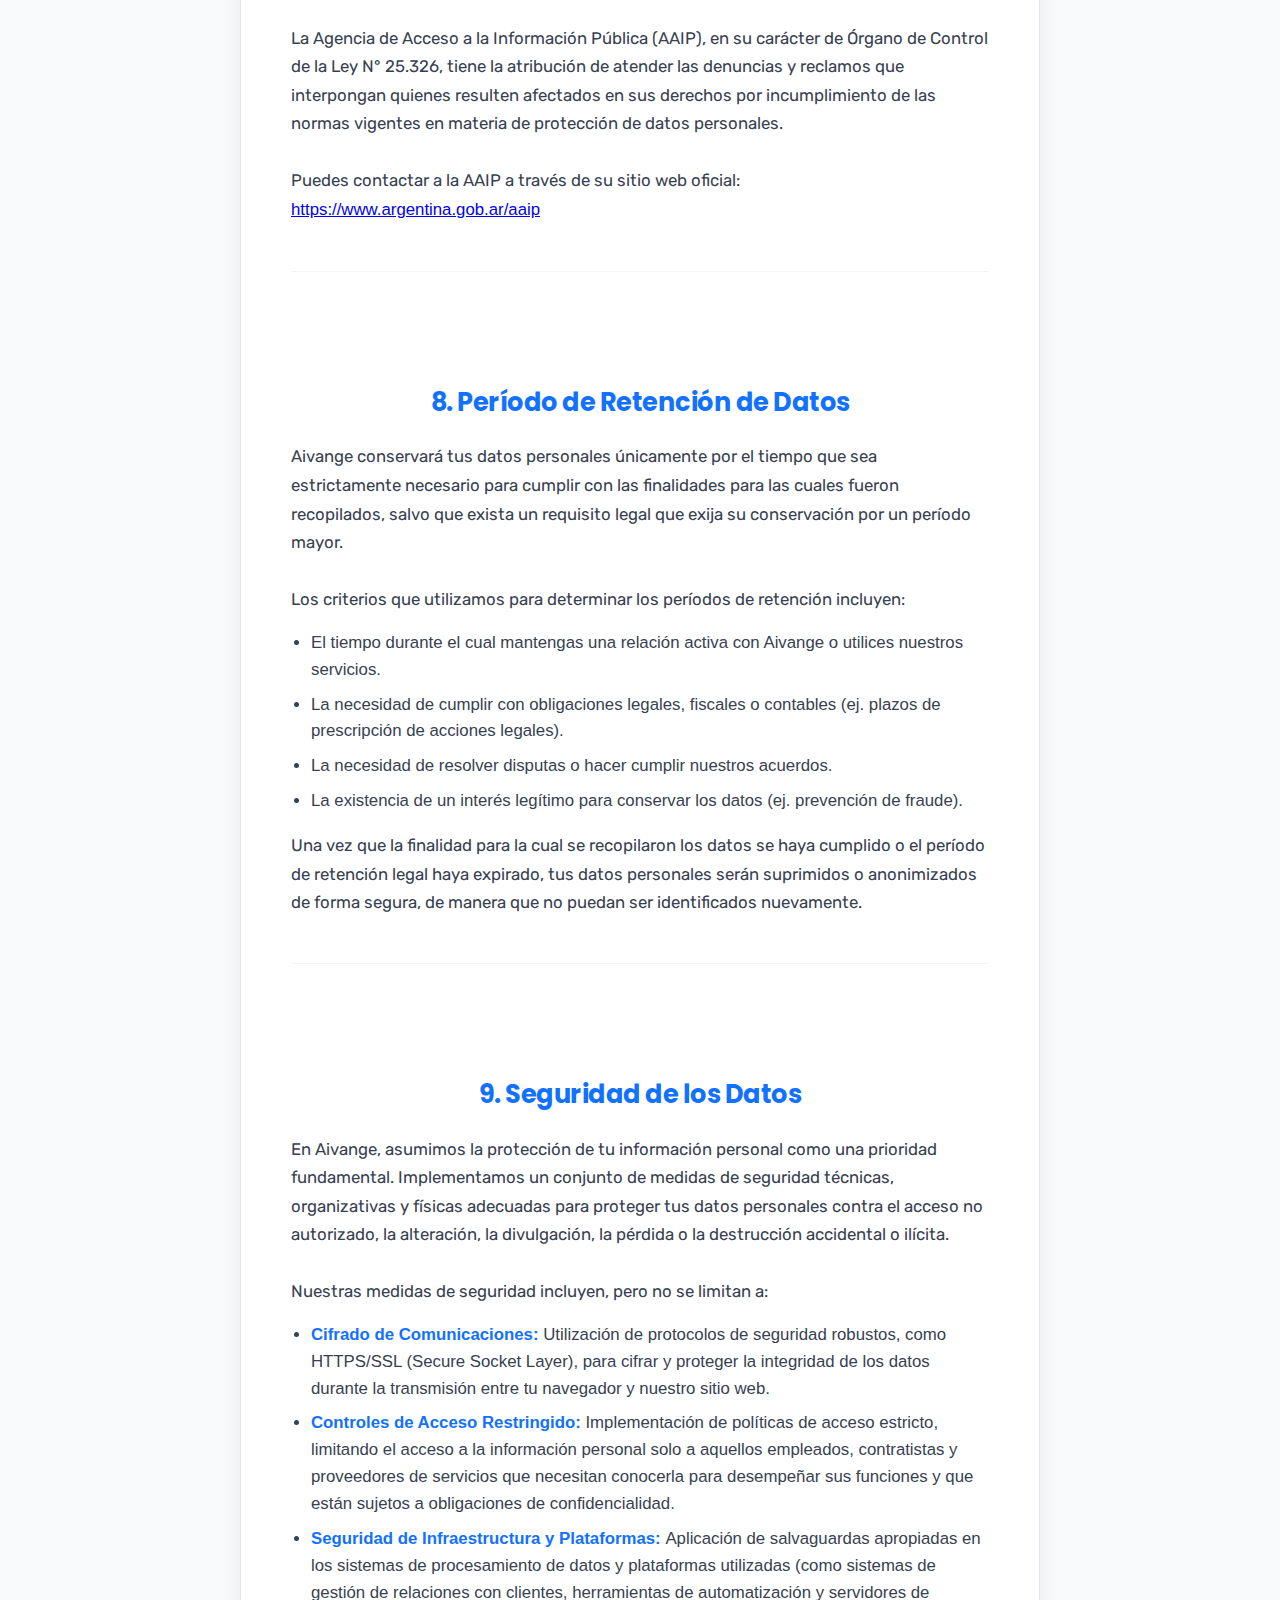
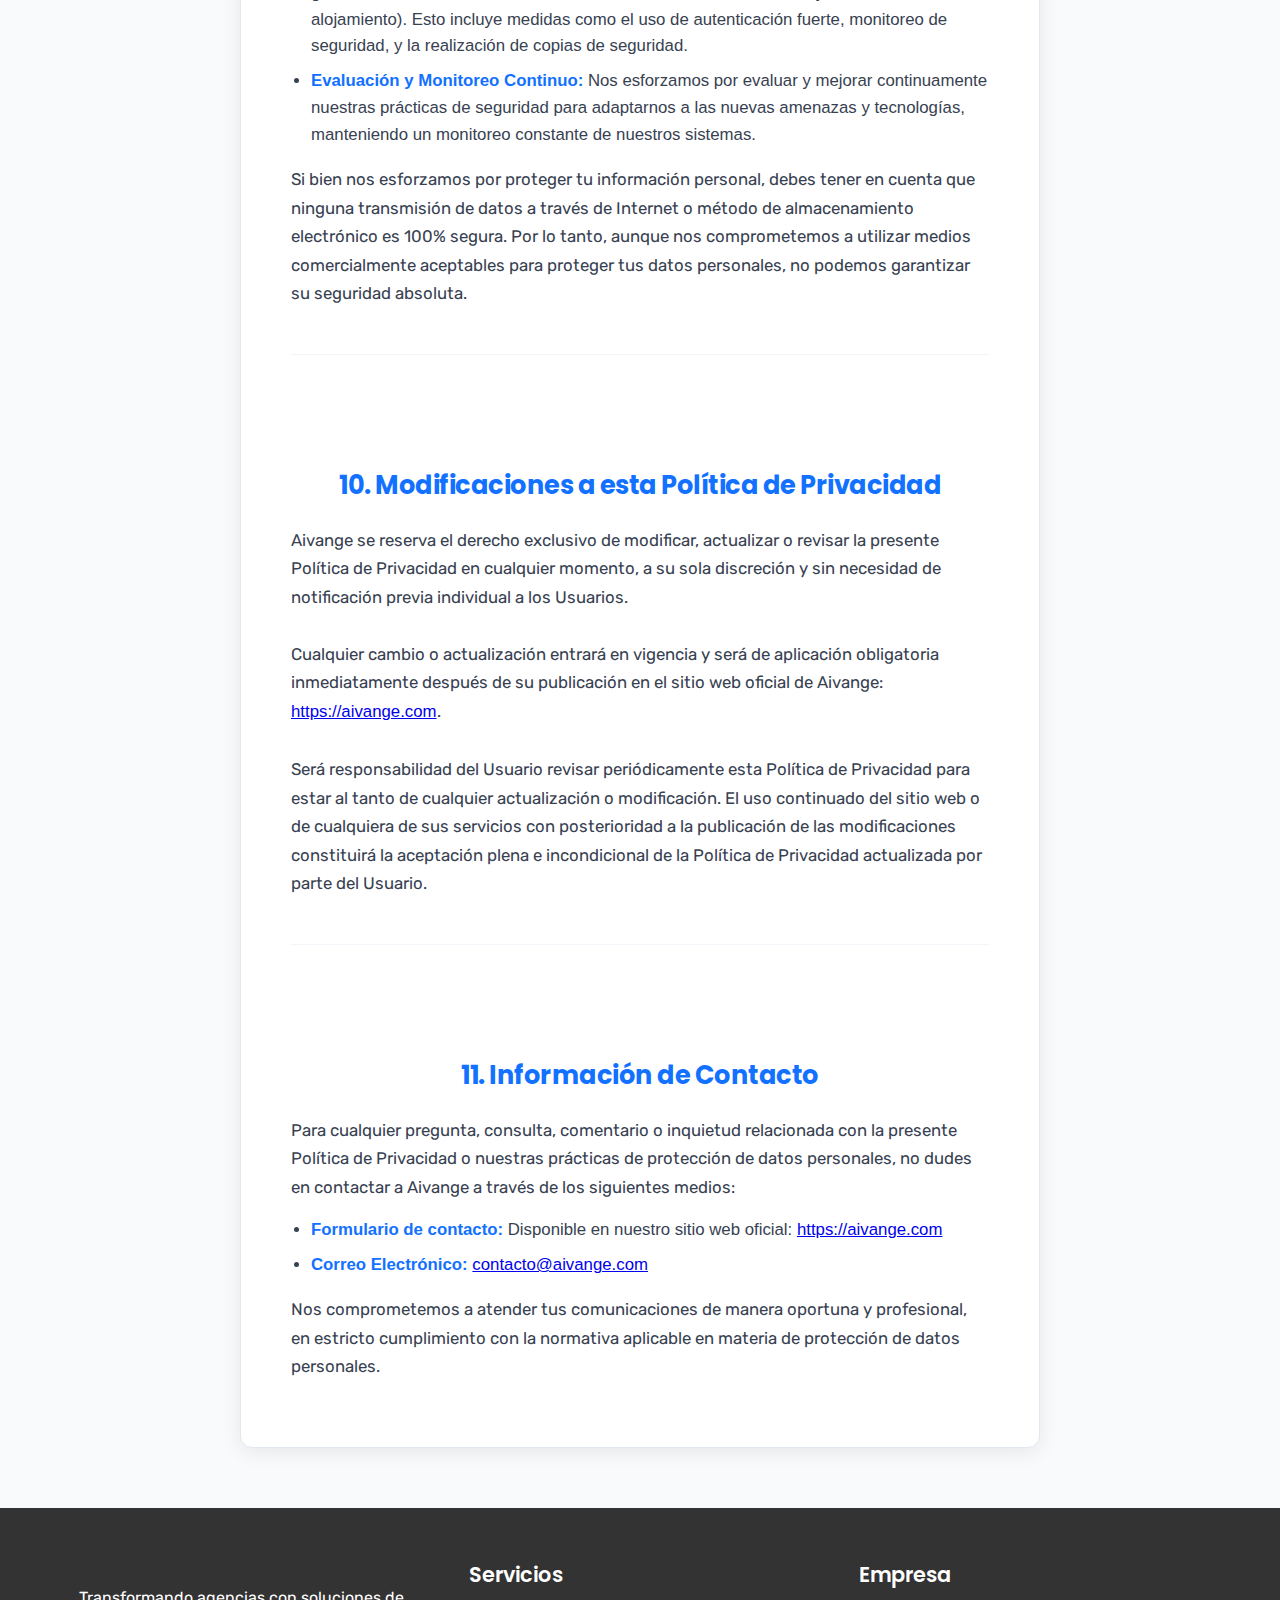
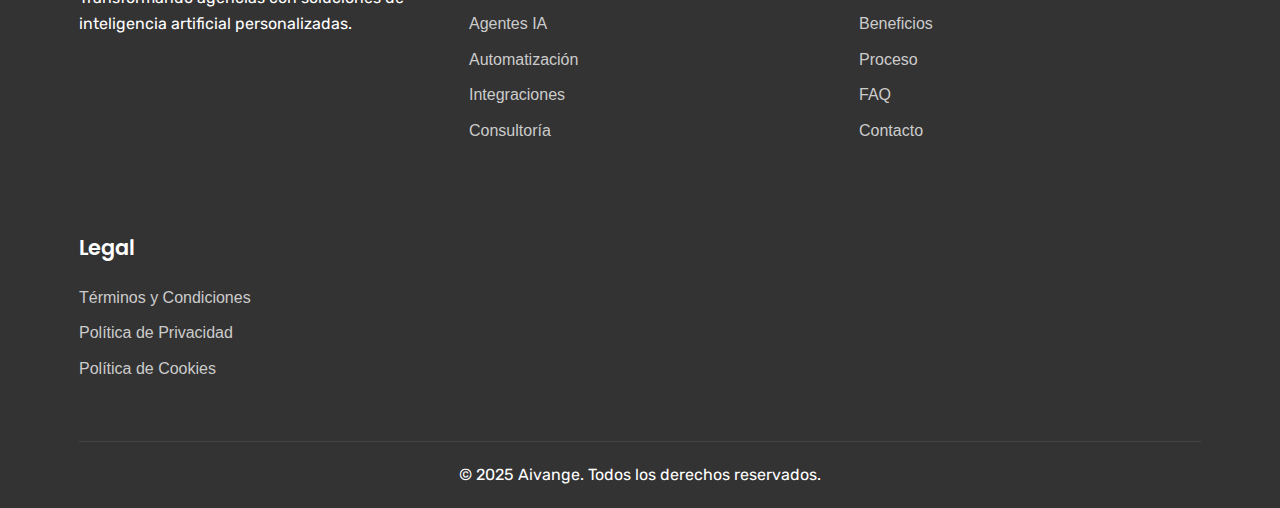
<file: privacy.html>
<!DOCTYPE html>
<html lang="es">
<head>
    <meta charset="UTF-8">
    <meta name="viewport" content="width=device-width, initial-scale=1.0">
    <title>Política de Privacidad | Aivange</title>
    <meta name="description" content="Política de privacidad de Aivange. Conoce cómo protegemos y tratamos tus datos personales y tu información en nuestro sitio web y servicios.">
    <meta name="robots" content="index, follow">
    <link rel="canonical" href="https://aivange.com/privacy.html">

    <link rel="icon" type="image/png" href="assets/favicon-96x96.png" sizes="96x96" />
    <link rel="icon" type="image/png" href="assets/web-app-manifest-192x192.png" sizes="192x192" />
    <link rel="icon" type="image/png" href="assets/web-app-manifest-512x512.png" sizes="512x512" />
    <link rel="apple-touch-icon" sizes="180x180" href="assets/apple-touch-icon.png" />
    <link rel="stylesheet" href="styles.css">
    <!-- Cargar AOS CSS en diferido -->
    <link rel="preload" href="https://unpkg.com/aos@2.3.1/dist/aos.css" as="style" onload="this.onload=null;this.rel='stylesheet'">
    <noscript><link rel="stylesheet" href="https://unpkg.com/aos@2.3.1/dist/aos.css"></noscript>

    <meta property="og:title" content="Política de Privacidad | Aivange">
    <meta property="og:description" content="Política de privacidad de Aivange. Conoce cómo protegemos y tratamos tus datos personales y tu información en nuestro sitio web y servicios.">
    <meta property="og:image" content="assets/aivange_logo_letras.webp">
    <meta property="og:url" content="https://aivange.com/privacy.html">
    <meta property="og:type" content="website">3

    <meta name="twitter:card" content="summary_large_image">
    <meta name="twitter:title" content="Política de Privacidad | Aivange">
    <meta name="twitter:description" content="Política de privacidad de Aivange. Conoce cómo protegemos y tratamos tus datos personales y tu información en nuestro sitio web y servicios.">
    <meta name="twitter:image" content="assets/aivange_logo_letras.webp">

    <link rel="preconnect" href="https://fonts.googleapis.com">
    <link rel="preconnect" href="https://fonts.gstatic.com" crossorigin>
    <link href="https://fonts.googleapis.com/css2?family=Poppins:wght@600;700&family=Rubik:wght@400&display=swap" rel="stylesheet">
</head>
<body>
    <!-- Header Compacto -->
    <header class="terms-header">
        <div class="container">
            <div class="terms-header-content">
                <div class="terms-header-logo">
                    <img src="assets/aivange_logo_letras.webp" alt="Logo de Aivange" loading="lazy">
                </div>
                <a href="index.html" class="terms-header-button">← Volver al Inicio</a>
            </div>
        </div>
    </header>

    <!-- Contenido Principal -->
    <main class="terms-main">
        <div class="container">
            <!-- Título Principal -->
            <div class="terms-title-section">
                <h1>Política de Privacidad</h1>
                <p class="terms-date">Última actualización: <span class="highlight">Julio 2025</span></p>
            </div>

            <!-- Contenido de la Política de Privacidad -->
            <div class="terms-document">
                <section class="term-section">
                    <h2>Introducción</h2>
                    <p>
                        En Aivange, asumimos con la máxima seriedad y compromiso nuestras responsabilidades en materia de privacidad y protección de datos personales. Reconocemos y respetamos plenamente los derechos a la privacidad de los individuos y nos obligamos a gestionar toda la información personal de manera profesional, legal, ética y transparente<br><br>
                        La presente Política de Privacidad tiene como objetivo principal informar a nuestros contactos comerciales (que incluyen, entre otros, visitantes de nuestros sitios web, clientes potenciales, clientes actuales, socios estratégicos y proveedores de servicios) sobre:
                    </p>
                    <ul>
                        <li>Los tipos de información personal que recopilamos y tratamos.</li>
                        <li>La finalidad y las bases legales para el uso de dicha información.</li>
                        <li>Los derechos que asisten a las personas físicas en relación con sus datos personales.</li>
                    </ul>
                </section>

                
                <section class="term-section">
                    <h2>1. ¿Quiénes Somos?</h2>
                    <p>
                        Aivange es una agencia especializada en automatización inteligente con Inteligencia Artificial (IA), con domicilio en Buenos Aires, Argentina.<br><br>
                        En el contexto de la presente Política de Privacidad, Aivange es la Responsable del Tratamiento de los Datos Personales que se recopilan, procesan y almacenan a través de nuestro sitio web oficial: https://aivange.com. Esto implica que somos la entidad que determina los fines y medios del tratamiento de su información personal.
                    </p>
                </section>

                <section class="term-section">
                    <h2>2. Información que Recopilamos</h2>
                    <p>
                        En Aivange, recopilamos y procesamos diferentes tipos de información personal sobre nuestros Usuarios para poder prestar nuestros servicios, mejorar la experiencia en el sitio web y mantener comunicaciones pertinentes. La información que podemos recopilar se clasifica de la siguiente manera:
                    </p>
                </section>

                <section class="term-section">
                    <h2>2.1. Información que Nos Proporcionas Directamente</h2>
                    <p>
                        Esta es la información que nos envías de forma voluntaria al interactuar con nuestro sitio web, principalmente a través del formulario de contacto o cualquier otra vía de comunicación directa. Esta información nos permite responder a tus consultas y comprender tus necesidades para ofrecerte soluciones personalizadas. Puede incluir, pero no se limita a:
                    </p>
                    <ul>
                        <li><strong>Datos de Identificación y Contacto:</strong> Nombre completo, dirección de correo electrónico, nombre de la empresa.</li>
                        <li><strong>Contenido de Comunicaciones:</strong> Mensaje, descripción de tu inquietud, solicitud de asesoría o detalles sobre los servicios de tu interés.
                        </li>
                    </ul>
                </section>

                <section class="term-section">
                    <h2>2.2. Información Recopilada Automáticamente (Datos de Uso y Navegación)</h2>
                    <p>
                        Cuando accedes, navegas o utilizas nuestro sitio web, nuestros servidores y/o herramientas de análisis web pueden recopilar automáticamente cierta información estándar de registro y datos sobre tu actividad. Esta información se utiliza con fines técnicos, de seguridad, para monitorear el rendimiento del sitio, analizar tendencias de uso y mejorar la experiencia del usuario.<br><br>
                        Aunque las tecnologías y herramientas específicas pueden variar y evolucionar, la información recopilada automáticamente puede incluir:
                    </p>
                    <ul>
                        <li><strong>Dirección IP (Protocolo de Internet):</strong> Identificador de tu dispositivo en la red</li>
                        <li><strong>Datos del Dispositivo:</strong> Tipo de navegador, tipo de dispositivo, sistema operativo, proveedor de servicios de internet (ISP).</li>
                        <li><strong>Datos de Navegación:</strong> Páginas visitadas dentro de nuestro sitio, fecha y hora de acceso, tiempo de permanencia en el sitio, clics realizados, sitios web de referencia (desde dónde llegaste a nuestro sitio).</li>
                        <li><strong>Información de Localización:</strong> Datos generales de localización inferidos de tu dirección IP, sin ser datos de geolocalización precisos.</li>
                    </ul>
                </section>

                <section class="term-section">
                    <h2>2.3 Cookies y Tecnologías Similares</h2>
                    <p>
                        Para mejorar tu experiencia de navegación y la funcionalidad de nuestro sitio web, podemos utilizar cookies y otras tecnologías de seguimiento similares (como píxeles, etiquetas o balizas web). Las cookies son pequeños archivos de texto que se almacenan en tu dispositivo cuando visitas nuestro sitio.
                        <br><br>
                        Estas tecnologías nos permiten: 
                    </p>
                    <ul>
                        <li>Recordar tus preferencias.</li>
                        <li>Entender cómo utilizas nuestro sitio para mejorarlo.</li>
                    </ul>
                    <br>
                    <p>
                        Puedes configurar tu navegador para que te notifique sobre la recepción de cookies o para rechazar su instalación, aunque esto podría afectar la funcionalidad de algunas secciones del sitio. 
                    </p>
                </section>

                <section class="term-section">
                    <h2>3. ¿Cómo Utilizamos tu Información?</h2>
                    <p>En Aivange, utilizamos la información personal que recopilamos con finalidades específicas y legítimas, basándonos en la relación que establecemos contigo y en el cumplimiento de nuestras obligaciones. A continuación, detallamos cómo empleamos tus datos:</p>
                    <ul>
                        <li>
                            <strong>Responder a Consultas y Comunicaciones:</strong> Empleamos tu información de contacto y el contenido de tu mensaje para responder de manera efectiva a tus preguntas, comentarios, solicitudes de asesoramiento o cualquier otra comunicación iniciada por ti a través de nuestro sitio web o medios de contacto designados.
                        </li>
                        <li>
                            <strong>Gestión de Relaciones Comerciales y Proceso de Venta:</strong> Utilizamos tu información para gestionar tu interés en nuestros servicios, calificarte como un cliente potencial y facilitar el proceso de captación comercial, lo cual puede incluir la coordinación de reuniones o la presentación de propuestas personalizadas para evaluar oportunidades de colaboración
                        </li>
                        <li>
                            <strong>Envío de Comunicaciones Comerciales y Marketing Directo:</strong> Enviaremos correos electrónicos con información relevante sobre nuestros servicios, novedades, contenido de valor o comunicaciones de marketing siempre y cuando hayamos obtenido tu consentimiento expreso y verificable para tal fin, o cuando exista una base legal legítima que lo permita. Podrás optar por dejar de recibirlas en cualquier momento.
                        </li>
                        <li>
                            <strong>Coordinación de Agendamiento de Reuniones: </strong> Si decides agendar una reunión con nuestro equipo, utilizaremos los datos proporcionados para coordinar, confirmar y gestionar eficientemente la cita en nuestros calendarios, asegurando la correcta planificación del encuentro.
                        </li>
                        <li>
                            <strong>Mejora de Servicios y Experiencia del Usuario:</strong> Analizamos de forma agregada y anónima las tendencias de uso y las necesidades de los Usuarios (cuando sea posible y pertinente) para comprender cómo interactúan con nuestro sitio web y servicios. Esto nos permite mejorar continuamente nuestra oferta, desarrollar nuevas funcionalidades y optimizar la experiencia general del Usuario en Aivange.
                        </li>
                        <li>
                            <strong>Cumplimiento de Obligaciones Legales y Regulatorias:</strong> Procesamos tu información personal para cumplir con nuestras obligaciones legales, fiscales y regulatorias aplicables, así como para la formulación, ejercicio o defensa de reclamos legales o procedimientos administrativos cuando la información sea necesaria y pertinente.
                        </li>
                        <li>
                            <strong>Protección de la Agencia y Detección de Fraudes:</strong> Utilizamos tu información para proteger los intereses legítimos de Aivange contra actividades fraudulentas, ilegales, accesos no autorizados o cualquier otro uso indebido de nuestros servicios y sistemas. Esto incluye medidas de seguridad y monitoreo para salvaguardar la integridad de nuestra operación.
                        </li>
                    </ul>
                </section>

                <section class="term-section">
                    <h2>4. Cómo Almacenamos y Procesamos tu Información?</h2>
                    <p>En Aivange, implementamos diversas soluciones tecnológicas para garantizar el procesamiento y almacenamiento seguro de la información personal que recopilamos. La gestión de tus datos se realiza a través de las siguientes categorías de sistemas y plataformas:</p>
                    <ul>
                        <li>
                            <strong>Sistemas de Automatización e Inteligencia Artificial:</strong> La información recopilada mediante nuestro formulario de contacto es procesada y orquestada a través de agentes de inteligencia artificial y plataformas de automatización de flujos de trabajo. Estos sistemas facilitan la gestión inicial de tus consultas y la eficiencia de nuestras operaciones internas
                        </li>
                        <li>
                            <strong>Sistemas de Gestión de Relaciones con Clientes (CRM) y Ofimática en la Nube:</strong> Los datos de empresas o potenciales clientes se almacenan en herramientas de gestión de relaciones con clientes (CRM) y plataformas de ofimática en la nube. Esto nos permite organizar y dar seguimiento a nuestras interacciones comerciales de forma eficiente.
                        </li>
                        <li>
                            <strong>Servicios de Calendario e Integración de Reuniones:</strong> La funcionalidad de agendamiento y coordinación de reuniones se gestiona mediante la integración con plataformas de automatización que se conectan con servicios de calendario estándar, facilitando la programación de citas con nuestros equipos.
                        </li>
                    </ul>
                </section>

                <section class="term-section">
                    <h2>5. Compartición de tu Información con Terceros</h2>
                    <p>En Aivange, la privacidad de tu información es primordial. No vendemos, alquilamos ni comercializamos tu información personal a terceros bajo ninguna circunstancia. Solo compartimos tu información cuando es estrictamente necesario para la prestación de nuestros servicios, el cumplimiento de nuestras obligaciones legales o la protección de nuestros intereses legítimos, y siempre bajo estrictos controles de confidencialidad y seguridad.<br><br>
                        Compartimos tu información con las siguientes categorías de proveedores de servicios externos, estrictamente para las finalidades descritas en esta Política de Privacidad:
                    </p>
                    <ul>
                        <li>
                            <strong>Proveedores de Servicios en la Nube y Herramientas de Colaboración:</strong> Incluye empresas que nos proporcionan servicios de infraestructura de almacenamiento de datos, herramientas de ofimática, plataformas de comunicación y servicios de calendario. Estos proveedores nos permiten operar nuestra infraestructura tecnológica y gestionar nuestras operaciones diarias.
                        </li>
                        <li>
                            <strong>Proveedores de Plataformas de Automatización e Integración de Flujos de Trabajo:</strong> Se trata de las empresas que nos brindan la infraestructura tecnológica para el desarrollo y la ejecución de nuestros agentes de inteligencia artificial y la orquestación de procesos automatizados.
                        </li>
                        <li>
                            <strong>Proveedores de Servicios de Hosting Web: </strong> La empresa que aloja nuestro sitio web puede tener acceso técnico a los datos necesarios para la operación, mantenimiento y seguridad de la plataforma.
                        </li>
                    </ul>
                    <h3>Compromiso con la Protección de Datos por Terceros:</h3><br>
                    <p>
                        Aivange se asegura de que todos los proveedores de servicios externos con los que compartimos datos personales estén sujetos a obligaciones contractuales de confidencialidad y seguridad rigurosas. Solo les permitimos procesar sus datos para los fines especificados por nosotros y siempre de acuerdo con nuestras instrucciones. Cuando la normativa aplicable así lo exija, exigimos la firma de Acuerdos de Procesamiento de Datos (DPA) para garantizar un nivel adecuado de protección de su información.<br><br>
                        Te recomendamos revisar las políticas de privacidad de estos proveedores de servicios para comprender cómo procesan sus datos. A modo de ejemplo, la política de privacidad de Google LLC puede consultarse en: https://policies.google.com/privacy.
                    </p>
                </section>

                <section class="term-section">
                    <h2>6. Transferencia Internacional de Datos</h2>
                    <p>Dado el alcance global de los servicios de Aivange y el uso de proveedores de servicios tecnológicos con infraestructura internacional, incluyendo, pero no limitado a, herramientas de colaboración y almacenamiento en la nube (como las ofrecidas por Google), tus datos personales pueden ser transferidos, almacenados y/o procesados en servidores ubicados fuera de la República Argentina, incluyendo jurisdicciones como Estados Unidos.</p>
                    <h3>Consentimiento para la Transferencia Internacional</h3>
                    <p>
                        Al acceder, navegar, utilizar nuestro sitio web o proporcionarnos tus datos personales, declaras haber leído, comprendido y otorgas tu consentimiento expreso e inequívoco para la transferencia internacional de tus datos personales a las jurisdicciones mencionadas o a cualquier otra donde operen nuestros proveedores de servicios, siempre que sea necesario para las finalidades descritas en esta Política de Privacidad.<br><br>
                        Reconoces y aceptas que las leyes de protección de datos en estas jurisdicciones extranjeras pueden diferir y, en ocasiones, no ofrecer un nivel de protección equivalente al establecido por la Ley N° 25.326 de Protección de Datos Personales de la República Argentina.
                    </p>
                    <h3>Compromiso de Protección en Transferencias</h3>
                    <p>
                        A pesar de las diferencias normativas, Aivange se compromete a realizar esfuerzos diligentes para asegurar que cualquier transferencia internacional de datos personales se realice con un nivel de protección adecuado. Esto incluye la selección de proveedores de servicios que:
                    </p>
                    <ul>
                        <li>Ofrezcan un nivel de protección de datos considerado suficiente por la autoridad de control aplicable</li>
                        <li>Se adhieran a marcos de transferencia de datos reconocidos internacionalmente.</li>
                        <li>Asuman obligaciones contractuales rigurosas en materia de confidencialidad y seguridad de la información.</li>
                    </ul>
                    <p>Nos aseguramos de que tu información personal sea tratada con la debida confidencialidad y seguridad en todo momento, independientemente de su ubicación geográfica.</p>
                </section>
                <section class="term-section">
                    <h2>7. Tus Derechos como Titular de Datos Personales (Derechos ARCO y Otros)</h2>
                    <p>Como titular de los datos personales, cuentas con derechos que te garantizan el control y la capacidad de disposición sobre tu información, de conformidad con la Ley N° 25.326 de Protección de Datos Personales de la República Argentina y las mejores prácticas internacionales en la materia. Podrás ejercer los siguientes derechos:</p>
                    <ul>
                        <li>
                            <strong>Derecho de Acceso:</strong> Tienes derecho a solicitar y obtener de Aivange información sobre si estamos tratando datos personales que te conciernen. En caso afirmativo, podrás acceder a dichos datos y a información detallada sobre su origen, la finalidad para la cual son tratados y los destinatarios a los que se comunicaron o se comunicarían.
                        </li>
                        <li>
                            <strong>Derecho de Rectificación:</strong> Tienes derecho a solicitar la rectificación de aquellos datos personales que resulten ser inexactos, incompletos, erróneos, desactualizados o impertinentes para la finalidad del tratamiento.
                        </li>
                        <li>
                            <strong>Derecho de Cancelación / Supresión:</strong> Tienes derecho a solicitar la eliminación (supresión) de tus datos personales de nuestros registros cuando los mismos no sean necesarios para los fines para los que fueron recogidos, cuando se revoque tu consentimiento o cuando el tratamiento de tus datos resulte ser ilícito. Es importante notar que el derecho de cancelación no procederá cuando exista una obligación legal de conservar los datos o cuando los datos sean necesarios para el cumplimiento de una relación contractual vigente.
                        </li>
                        <li>
                            <strong>Derecho de Oposición:</strong> Tienes derecho a oponerte, con causa legítima y fundada, al tratamiento de tus datos personales, excepto en aquellos casos en que el tratamiento sea legalmente obligatorio. En particular, puedes oponerte a que tus datos sean utilizados para fines de marketing directo o comunicaciones comerciales.
                        </li>
                        <li>
                            <strong>Derecho a la Portabilidad de los Datos:</strong> Tienes derecho a recibir los datos personales que nos has proporcionado, que sean objeto de un tratamiento automatizado, en un formato estructurado, de uso común y lectura mecánica. Asimismo, tienes derecho a solicitar que dichos datos sean transmitidos directamente a otro responsable del tratamiento, siempre que sea técnica y legalmente posible.
                        </li>
                        <li>
                            <strong>Derecho a Retirar el Consentimiento: </strong> Cuando el tratamiento de tus datos personales se base exclusivamente en tu consentimiento, tienes derecho a retirar dicho consentimiento en cualquier momento. La retirada del consentimiento no afectará la licitud del tratamiento realizado con base en el consentimiento otorgado previamente a su revocación.
                        </li>
                    </ul>
                    <h3>Cómo ejercer tus derechos</h3><br>
                    <p>Para ejercer cualquiera de los derechos mencionados, o si tienes alguna pregunta o inquietud relacionada con tu privacidad o el tratamiento de tus datos personales, puedes contactarnos enviando un correo electrónico a [email_de_contacto_privacidad@aivange.com].</p><br>
                    <h3>Tu solicitud debe incluir:</h3>
                    <ul>
                        <li>Tu nombre completo, número de documento de identidad y cualquier otra información que permita verificar tu identidad como titular de los datos,</li>
                        <li>Una descripción clara y precisa del derecho que deseas ejercer y de los datos personales específicos sobre los que aplica tu solicitud.</li>
                        <li>Cualquier documento o información que respalde tu solicitud, si es pertinente.</li>
                    </ul>
                    <p>Responderemos a tu solicitud en los plazos establecidos por la legislación vigente aplicable.</p>
                    <h3>Autoridad de Control</h3><br>
                    <p>
                        La Agencia de Acceso a la Información Pública (AAIP), en su carácter de Órgano de Control de la Ley N° 25.326, tiene la atribución de atender las denuncias y reclamos que interpongan quienes resulten afectados en sus derechos por incumplimiento de las normas vigentes en materia de protección de datos personales.<br><br>
                        Puedes contactar a la AAIP a través de su sitio web oficial: <a href="https://www.argentina.gob.ar/aaip">https://www.argentina.gob.ar/aaip</a>
                    </p>
                </section>
                <section class="term-section">
                    <h2>8. Período de Retención de Datos</h2>
                    <p>
                        Aivange conservará tus datos personales únicamente por el tiempo que sea estrictamente necesario para cumplir con las finalidades para las cuales fueron recopilados, salvo que exista un requisito legal que exija su conservación por un período mayor.<br><br>
                        Los criterios que utilizamos para determinar los períodos de retención incluyen:
                    </p>
                    <ul>
                        <li>El tiempo durante el cual mantengas una relación activa con Aivange o utilices nuestros servicios.</li>
                        <li>La necesidad de cumplir con obligaciones legales, fiscales o contables (ej. plazos de prescripción de acciones legales).</li>
                        <li>La necesidad de resolver disputas o hacer cumplir nuestros acuerdos.</li>
                        <li>La existencia de un interés legítimo para conservar los datos (ej. prevención de fraude).</li>
                    </ul>
                    <p>Una vez que la finalidad para la cual se recopilaron los datos se haya cumplido o el período de retención legal haya expirado, tus datos personales serán suprimidos o anonimizados de forma segura, de manera que no puedan ser identificados nuevamente.</p>
                </section>
                <section class="term-section">
                    <h2>9. Seguridad de los Datos</h2>
                    <p>
                        En Aivange, asumimos la protección de tu información personal como una prioridad fundamental. Implementamos un conjunto de medidas de seguridad técnicas, organizativas y físicas adecuadas para proteger tus datos personales contra el acceso no autorizado, la alteración, la divulgación, la pérdida o la destrucción accidental o ilícita.<br><br>
                        Nuestras medidas de seguridad incluyen, pero no se limitan a:
                    </p>
                    <ul>
                        <li><strong>Cifrado de Comunicaciones: </strong>Utilización de protocolos de seguridad robustos, como HTTPS/SSL (Secure Socket Layer), para cifrar y proteger la integridad de los datos durante la transmisión entre tu navegador y nuestro sitio web.</li>
                        <li><strong>Controles de Acceso Restringido: </strong> Implementación de políticas de acceso estricto, limitando el acceso a la información personal solo a aquellos empleados, contratistas y proveedores de servicios que necesitan conocerla para desempeñar sus funciones y que están sujetos a obligaciones de confidencialidad.</li>
                        <li><strong>Seguridad de Infraestructura y Plataformas: </strong>Aplicación de salvaguardas apropiadas en los sistemas de procesamiento de datos y plataformas utilizadas (como sistemas de gestión de relaciones con clientes, herramientas de automatización y servidores de alojamiento). Esto incluye medidas como el uso de autenticación fuerte, monitoreo de seguridad, y la realización de copias de seguridad.</li>
                        <li><strong>Evaluación y Monitoreo Continuo: </strong>Nos esforzamos por evaluar y mejorar continuamente nuestras prácticas de seguridad para adaptarnos a las nuevas amenazas y tecnologías, manteniendo un monitoreo constante de nuestros sistemas.</li>
                    </ul>
                    <p>Si bien nos esforzamos por proteger tu información personal, debes tener en cuenta que ninguna transmisión de datos a través de Internet o método de almacenamiento electrónico es 100% segura. Por lo tanto, aunque nos comprometemos a utilizar medios comercialmente aceptables para proteger tus datos personales, no podemos garantizar su seguridad absoluta.</p>
                </section>
                <section class="term-section">
                    <h2>10. Modificaciones a esta Política de Privacidad</h2>
                    <p>
                        Aivange se reserva el derecho exclusivo de modificar, actualizar o revisar la presente Política de Privacidad en cualquier momento, a su sola discreción y sin necesidad de notificación previa individual a los Usuarios.
                        <br><br>
                        Cualquier cambio o actualización entrará en vigencia y será de aplicación obligatoria inmediatamente después de su publicación en el sitio web oficial de Aivange: <a href="https://aivange.com">https://aivange.com</a>.
                        <br><br>
                        Será responsabilidad del Usuario revisar periódicamente esta Política de Privacidad para estar al tanto de cualquier actualización o modificación. El uso continuado del sitio web o de cualquiera de sus servicios con posterioridad a la publicación de las modificaciones constituirá la aceptación plena e incondicional de la Política de Privacidad actualizada por parte del Usuario.
                    </p>
                </section>
                <section class="term-section">
                    <h2>11. Información de Contacto</h2>
                    <p>Para cualquier pregunta, consulta, comentario o inquietud relacionada con la presente Política de Privacidad o nuestras prácticas de protección de datos personales, no dudes en contactar a Aivange a través de los siguientes medios:</p>
                    <ul>
                        <li>
                            <strong>Formulario de contacto:</strong> Disponible en nuestro sitio web oficial: <a href="https://aivange.com">https://aivange.com</a>
                        </li>
                        <li>
                            <strong>Correo Electrónico:</strong> <a href="mailto:contacto@aivange.com">contacto@aivange.com</a>
                        </li>
                    </ul>
                    <p>Nos comprometemos a atender tus comunicaciones de manera oportuna y profesional, en estricto cumplimiento con la normativa aplicable en materia de protección de datos personales.</p>
                </section>
            </div>
        </div>
    </main>

    <!-- Footer -->
    <footer>
        <div class="container">
            <div class="footer-container">
                <div class="footer-column">
                    <img src="data:image/svg+xml,%3Csvg xmlns='http://www.w3.org/2000/svg' viewBox='0 0 200 50'%3E%3Crect width='200' height='50' fill='%23ffffff'/%3E%3C/svg%3E" data-src="assets/aivange_logo_letras_blanco.webp" alt="Aivange" class="footer-logo lazy-image" loading="lazy">
                    <p>Transformando agencias con soluciones de inteligencia artificial personalizadas.</p>
                </div>
                <div class="footer-column">
                    <h3>Servicios</h3>
                    <ul>
                        <li><a href="index.html#servicios">Agentes IA</a></li>
                        <li><a href="index.html#servicios">Automatización</a></li>
                        <li><a href="index.html#servicios">Integraciones</a></li>
                        <li><a href="index.html#servicios">Consultoría</a></li>
                    </ul>
                </div>
                <div class="footer-column">
                    <h3>Empresa</h3>
                    <ul>
                        <li><a href="index.html#beneficios">Beneficios</a></li>
                        <li><a href="index.html#proceso">Proceso</a></li>
                        <li><a href="index.html#faq">FAQ</a></li>
                        <li><a href="index.html#contacto">Contacto</a></li>
                    </ul>
                </div>
                <div class="footer-column">
                    <h3>Legal</h3>
                    <ul>
                        <li><a href="terms.html">Términos y Condiciones</a></li>
                        <li><a href="privacy.html">Política de Privacidad</a></li>
                        <li><a href="cookies.html">Política de Cookies</a></li>
                    </ul>
                </div>
            </div>
            <div class="copyright">
                <p>&copy; 2025 Aivange. Todos los derechos reservados.</p>
            </div>
        </div>
    </footer>

    <script src="script.js"></script>
</body>
</html>
</file>
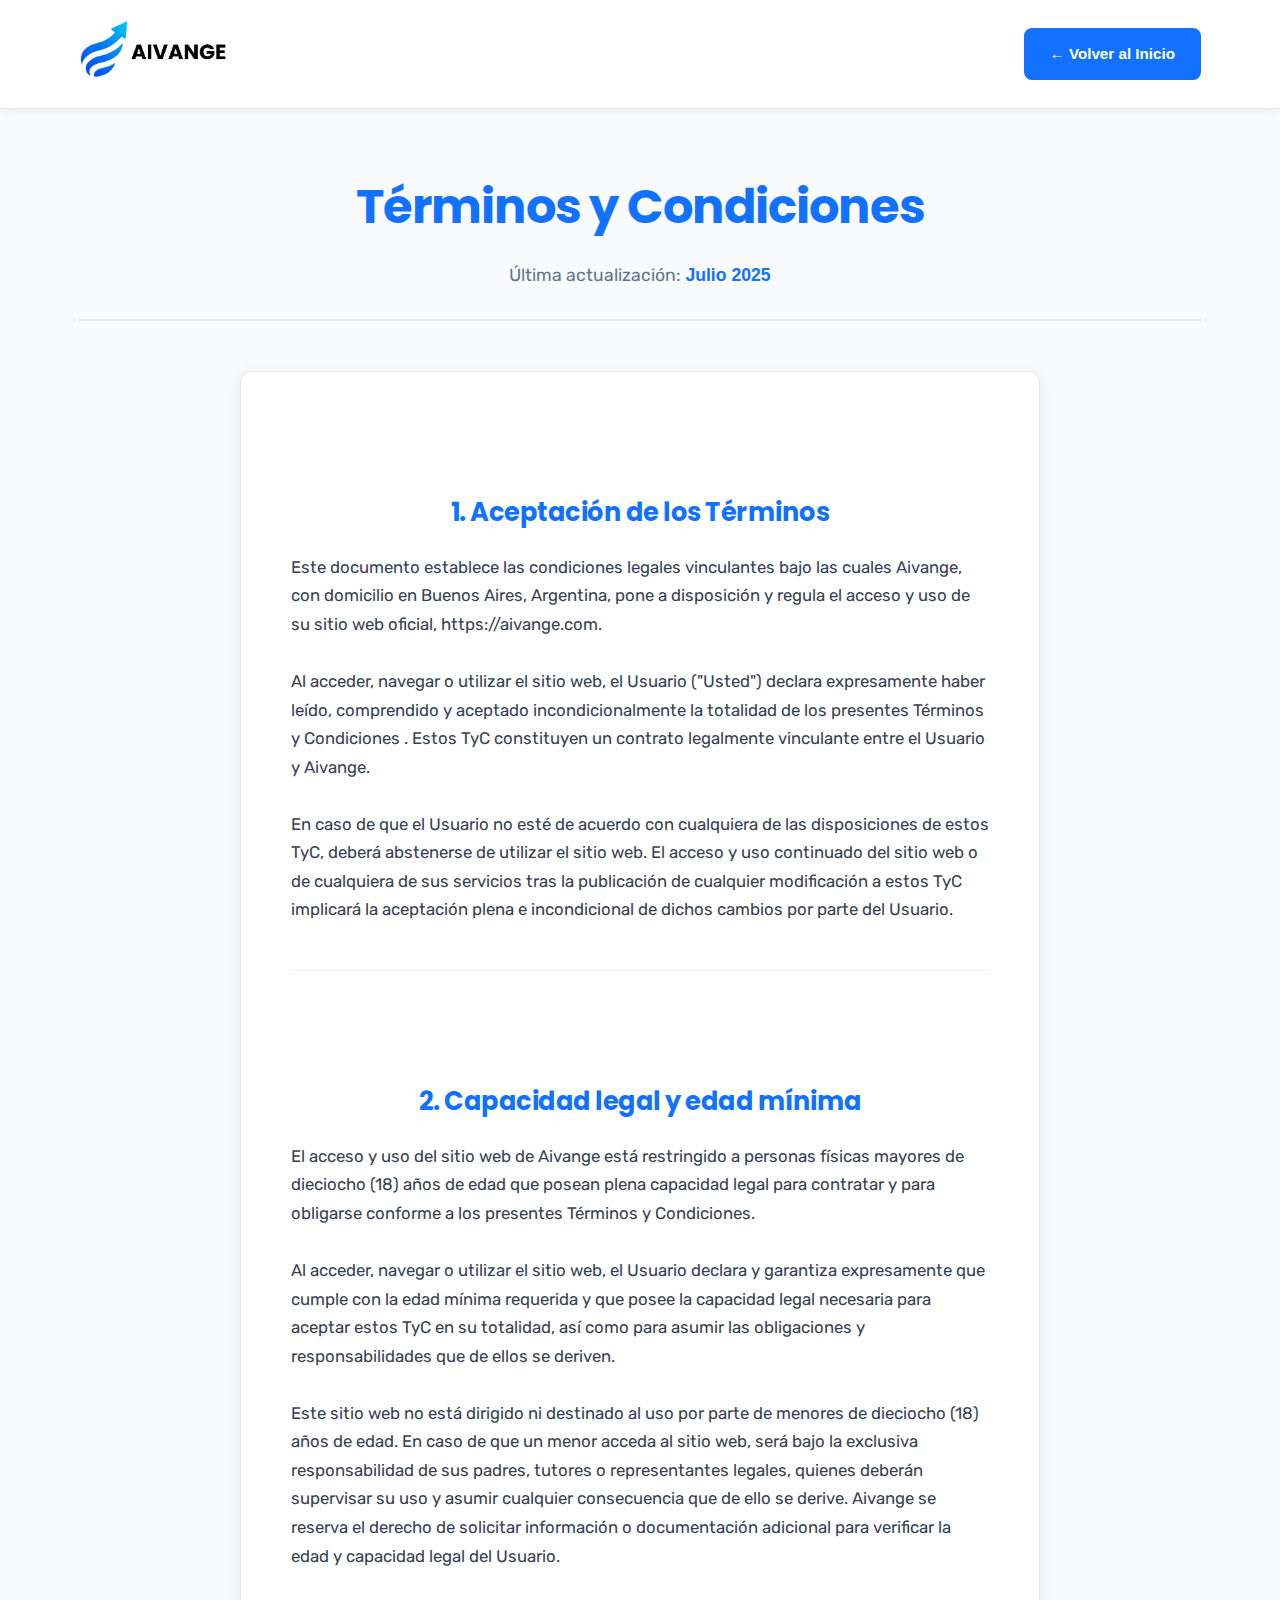
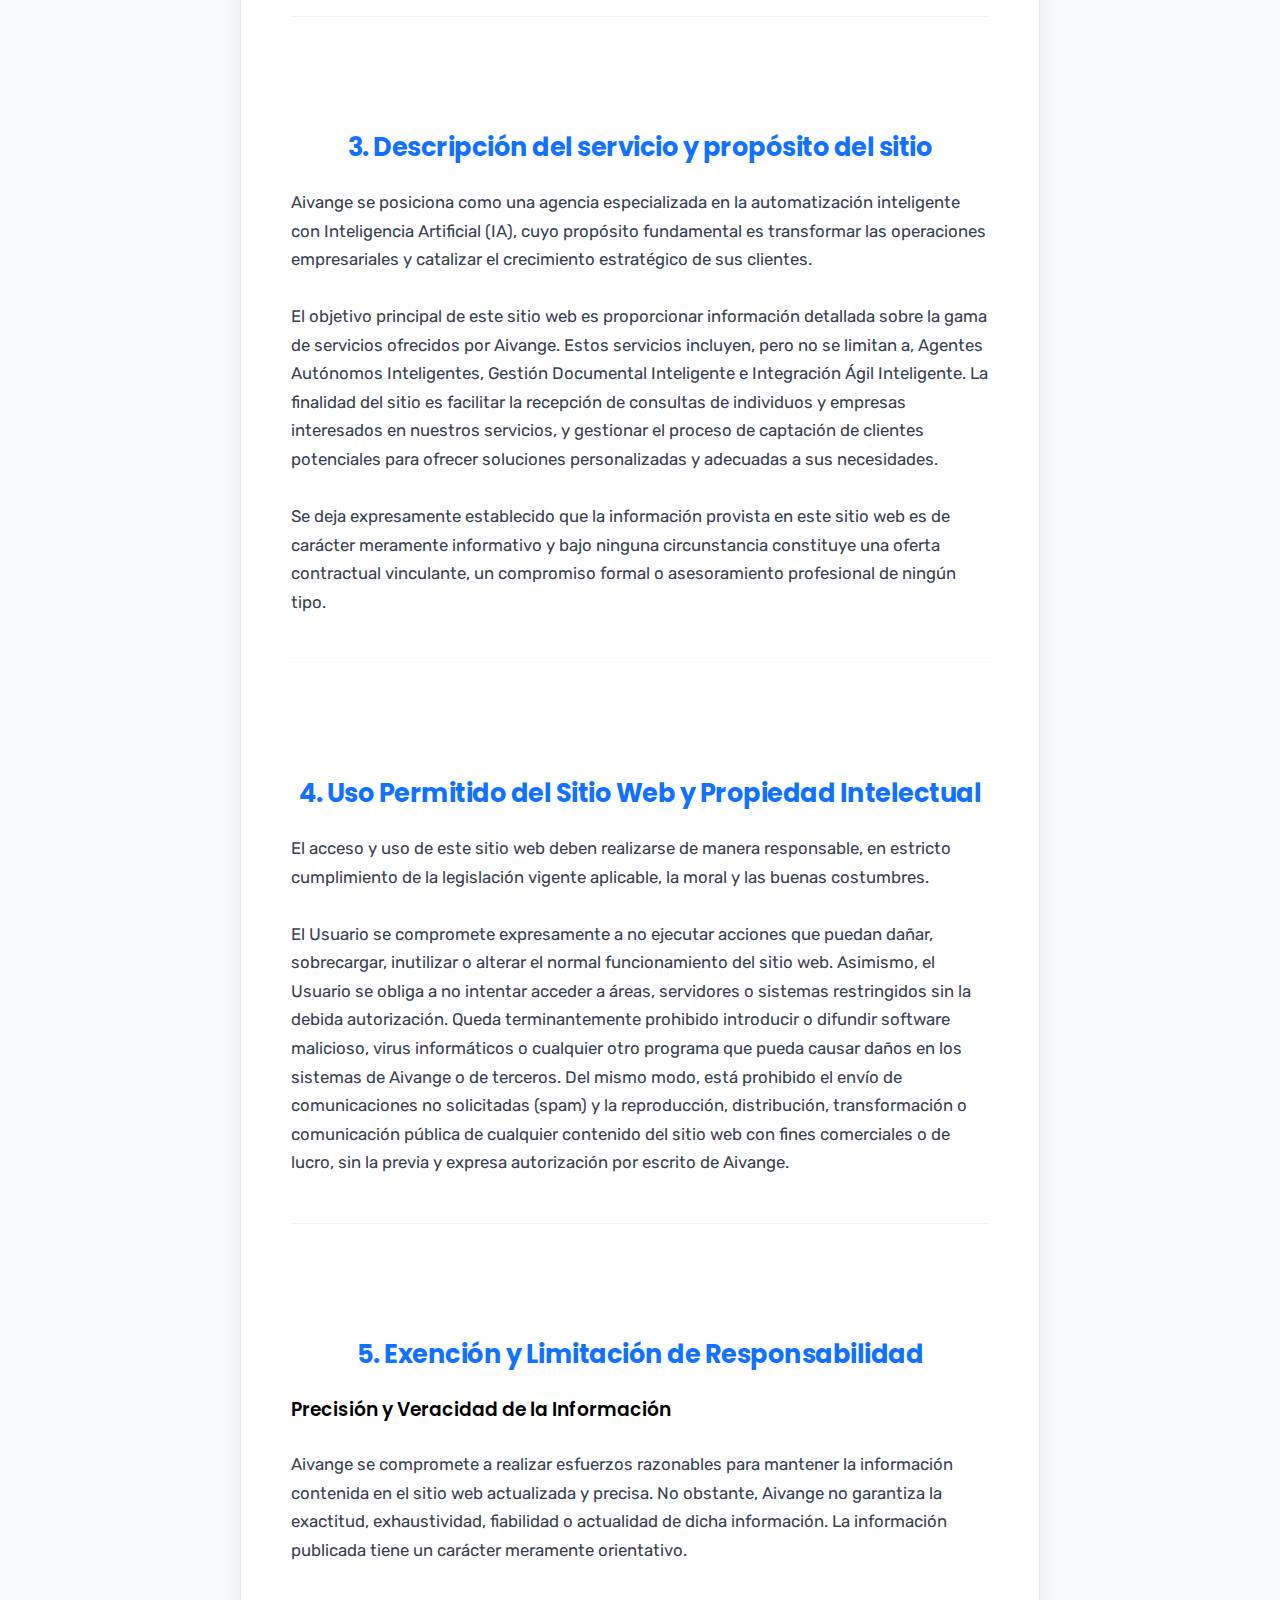
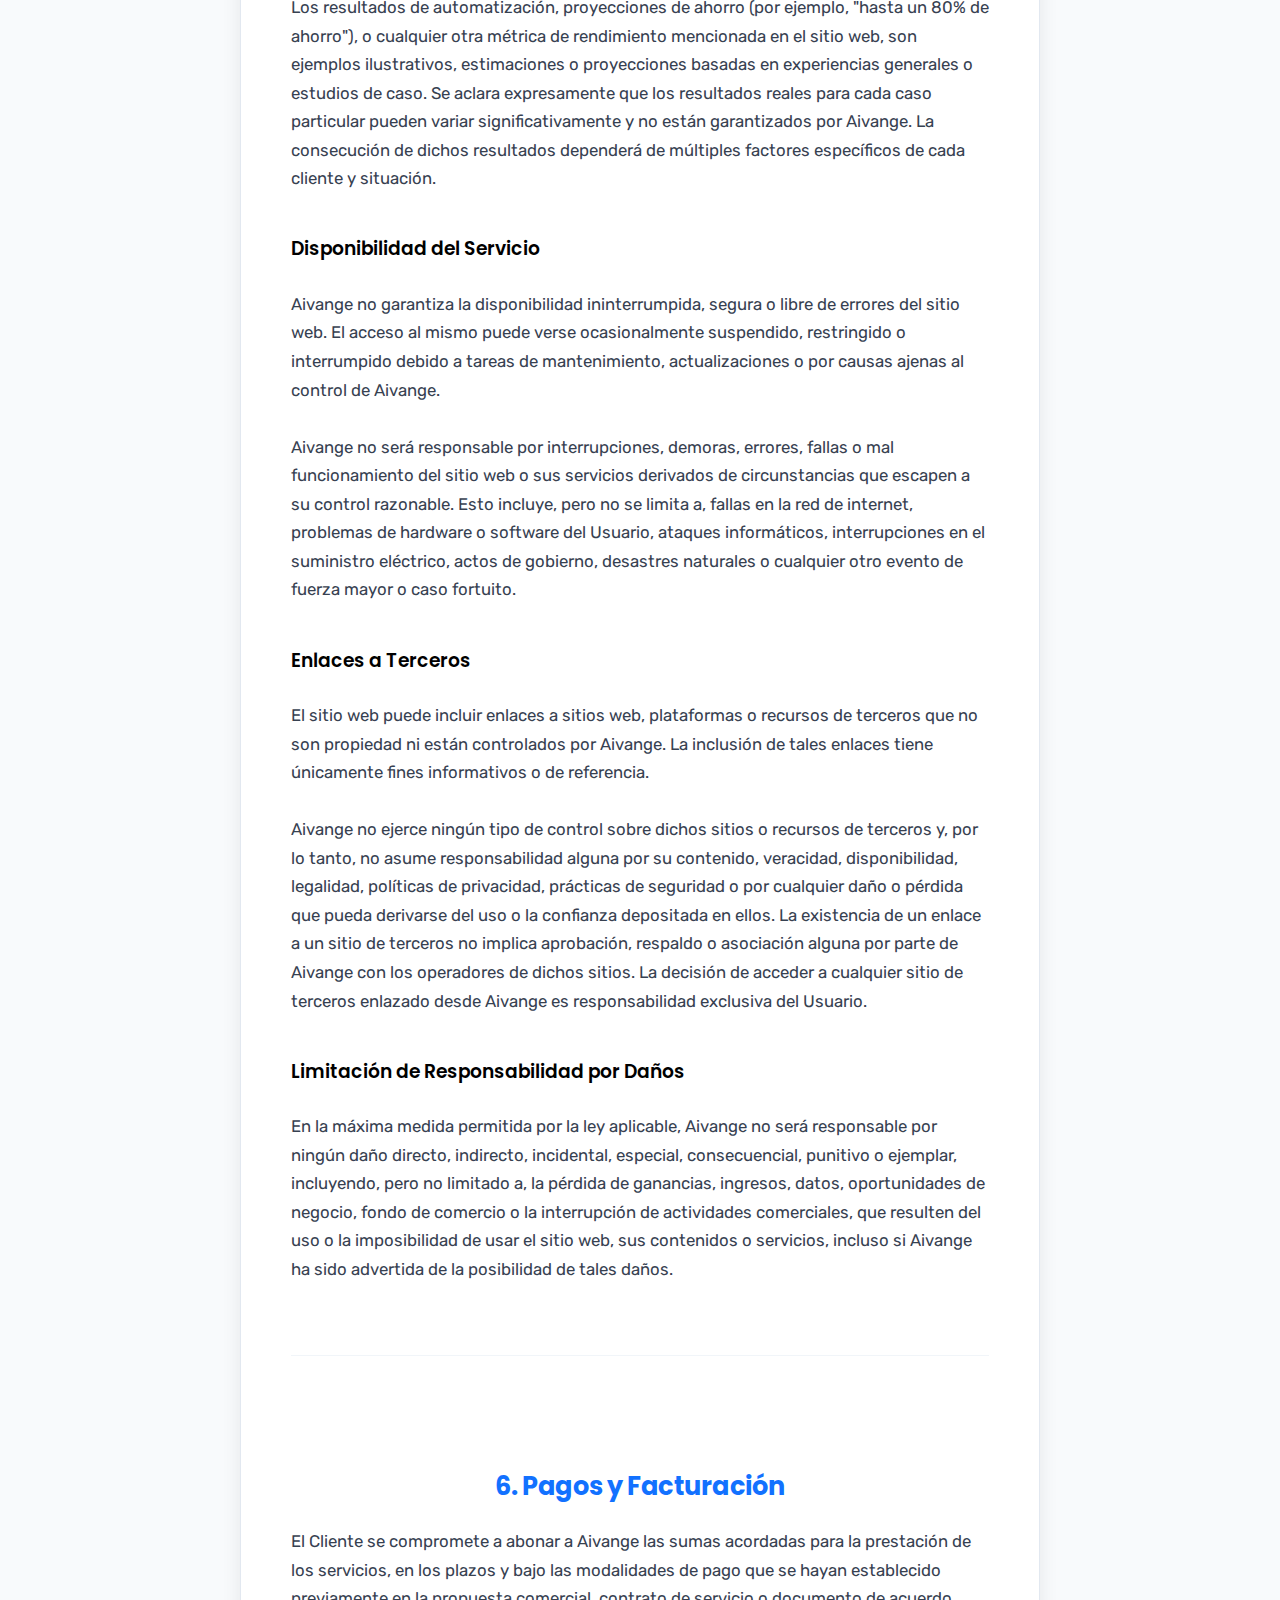
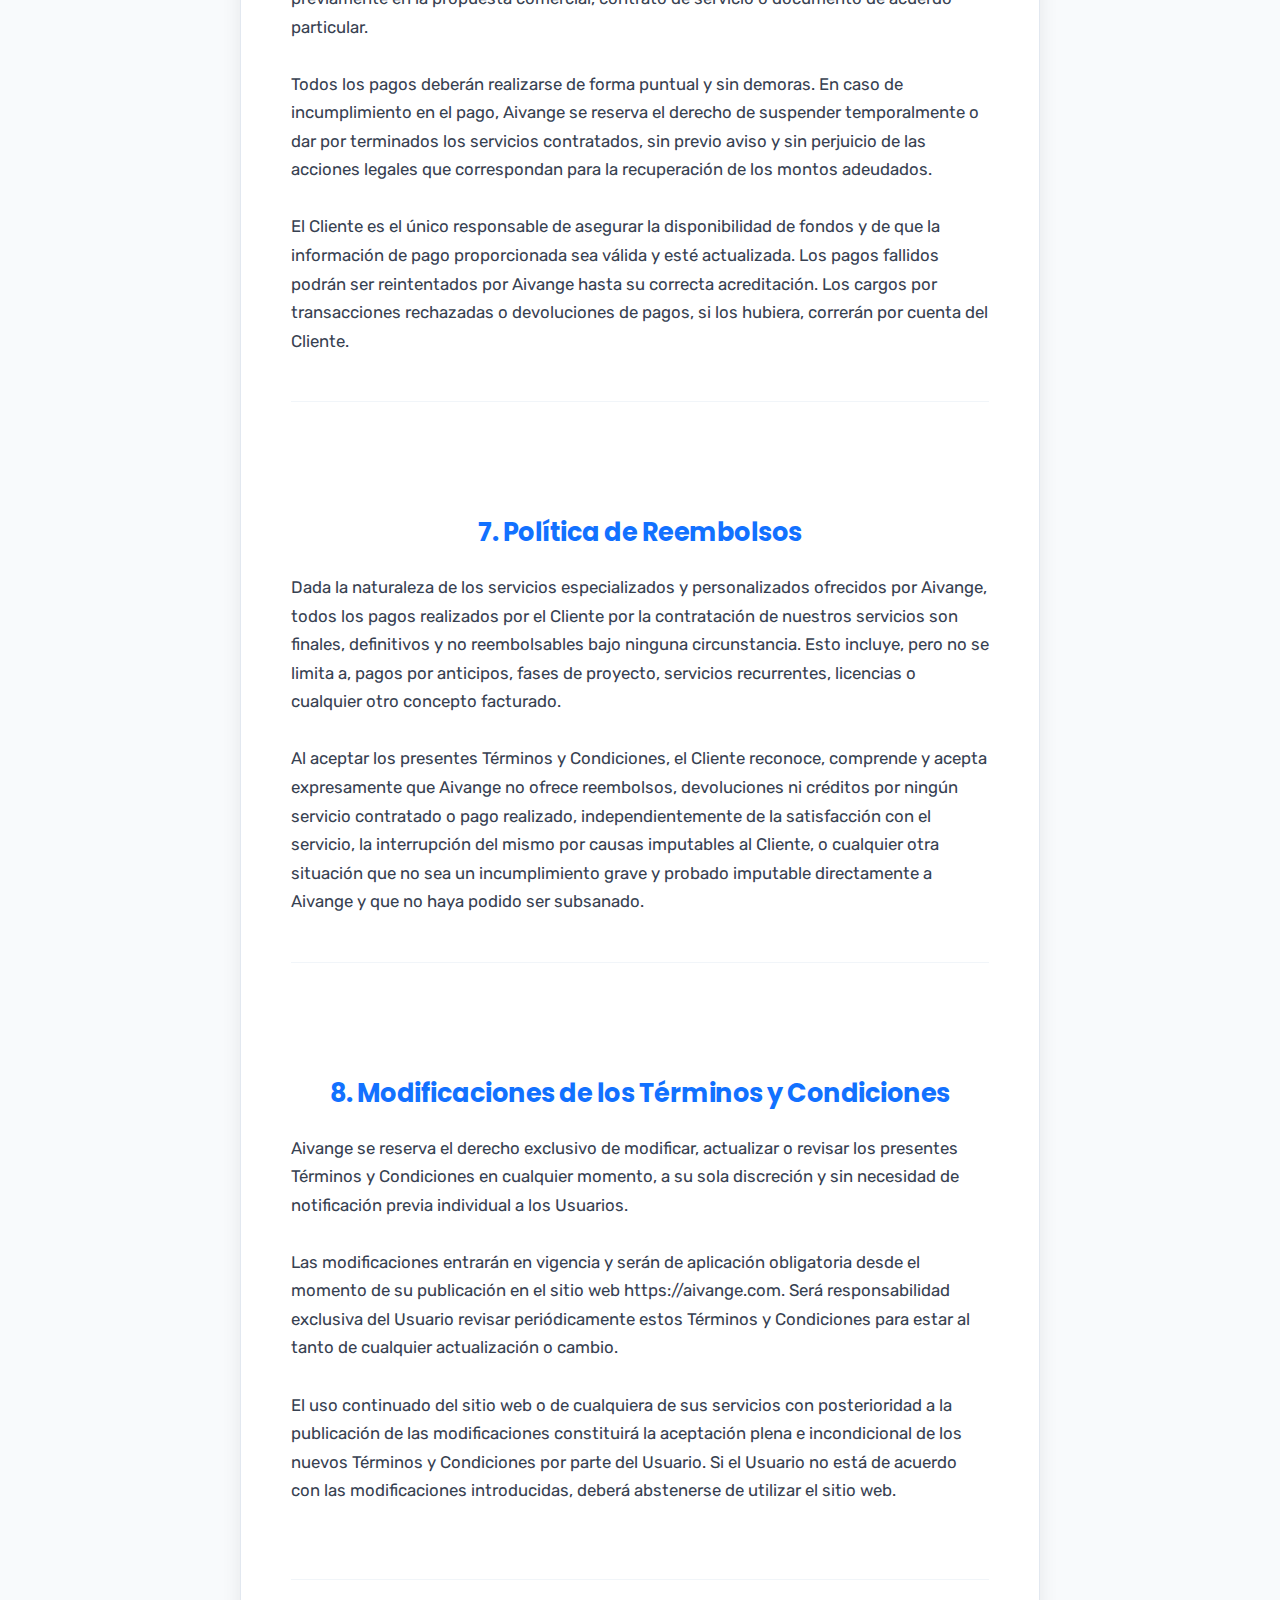
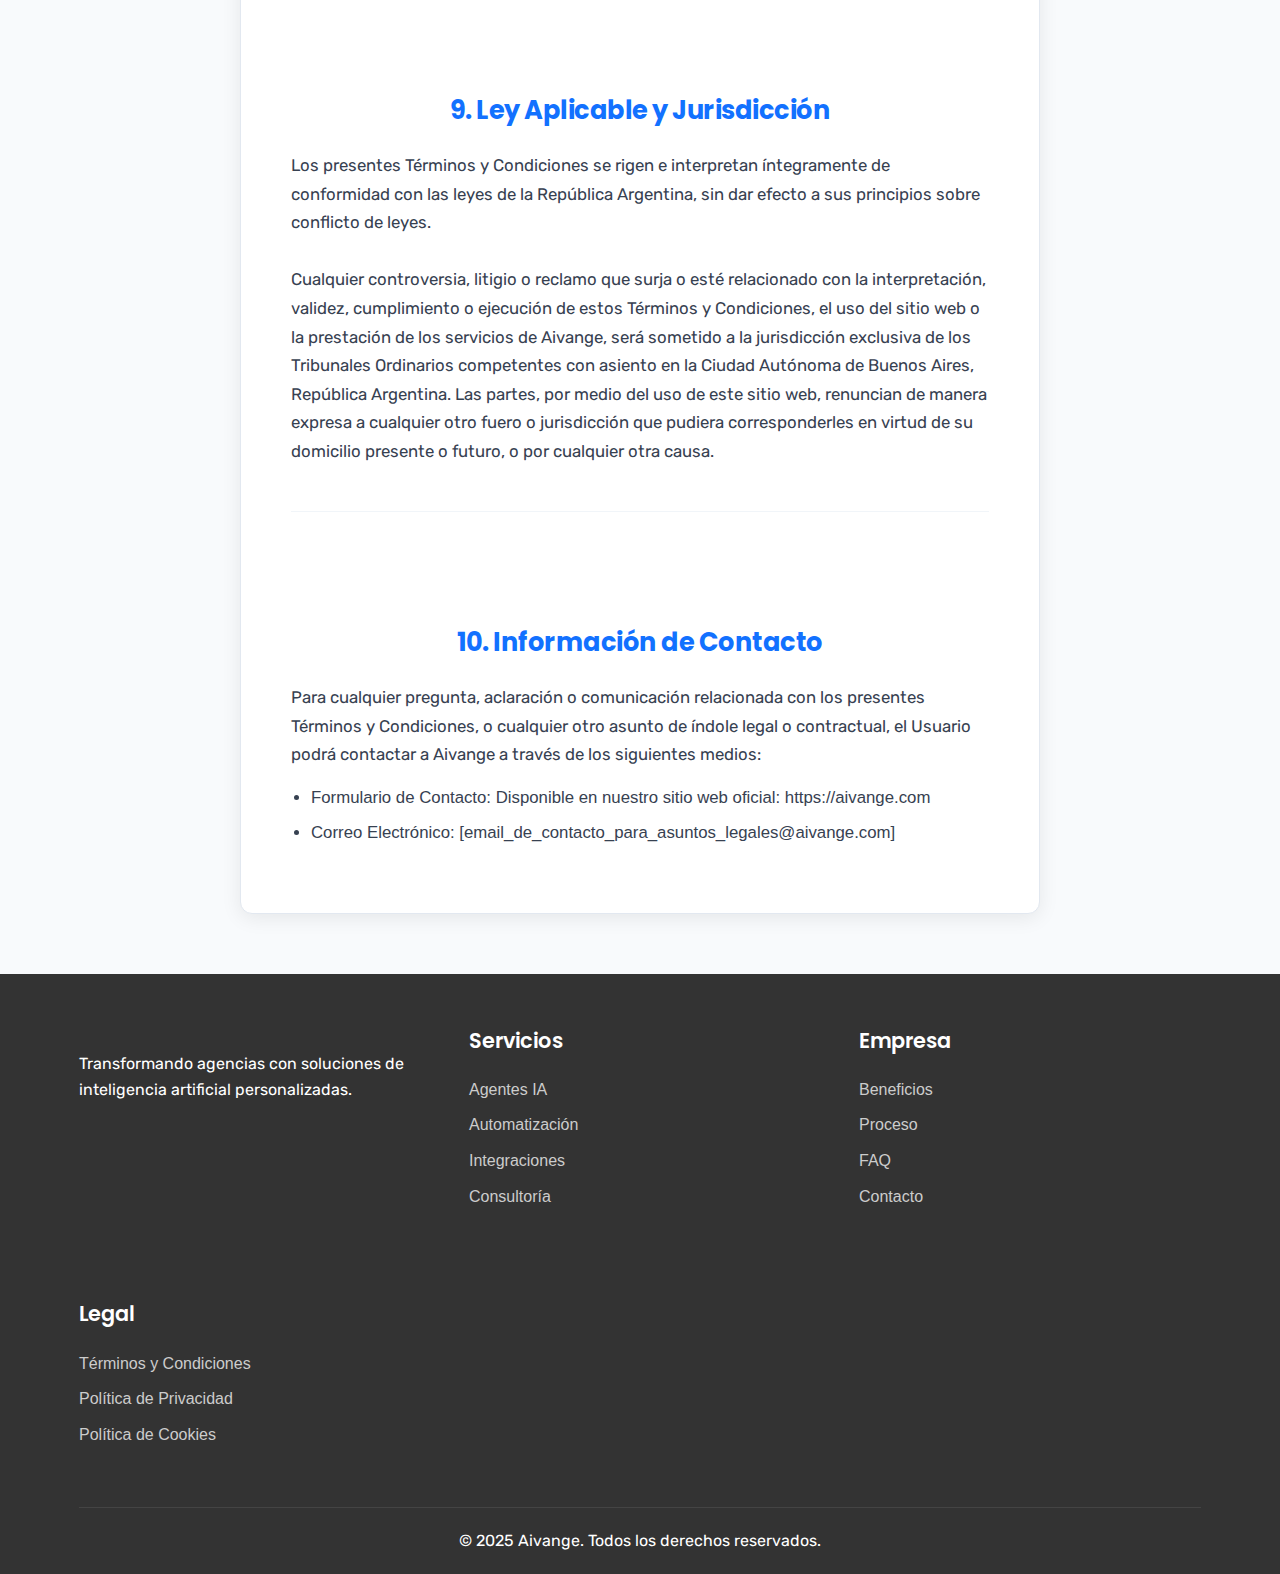
<file: terms.html>
<!DOCTYPE html>
<html lang="es">
<head>
    <meta charset="UTF-8">
    <meta name="viewport" content="width=device-width, initial-scale=1.0">
    <title>Términos y Condiciones | Aivange</title>
    <meta name="description" content="Términos y condiciones de uso de los servicios de Aivange. Conoce nuestros acuerdos legales, políticas de privacidad y condiciones de servicio.">
    <meta name="robots" content="index, follow">
    <link rel="canonical" href="https://aivange.com/terms.html">

    <link rel="icon" type="image/png" href="assets/favicon-96x96.png" sizes="96x96" />
    <link rel="icon" type="image/png" href="assets/web-app-manifest-192x192.png" sizes="192x192" />
    <link rel="icon" type="image/png" href="assets/web-app-manifest-512x512.png" sizes="512x512" />
    <link rel="apple-touch-icon" sizes="180x180" href="assets/apple-touch-icon.png" />
    <link rel="stylesheet" href="styles.css">
    <!-- Cargar AOS CSS en diferido -->
    <link rel="preload" href="https://unpkg.com/aos@2.3.1/dist/aos.css" as="style" onload="this.onload=null;this.rel='stylesheet'">
    <noscript><link rel="stylesheet" href="https://unpkg.com/aos@2.3.1/dist/aos.css"></noscript>

    <meta property="og:title" content="Términos y Condiciones | Aivange">
    <meta property="og:description" content="Términos y condiciones de uso de los servicios de Aivange. Conoce nuestros acuerdos legales y políticas de servicio.">
    <meta property="og:image" content="assets/aivange_logo_letras.webp">
    <meta property="og:url" content="https://aivange.com/terms.html">
    <meta property="og:type" content="website">

    <meta name="twitter:card" content="summary_large_image">
    <meta name="twitter:title" content="Términos y Condiciones | Aivange">
    <meta name="twitter:description" content="Términos y condiciones de uso de los servicios de Aivange.">
    <meta name="twitter:image" content="assets/aivange_logo_letras.webp">

    <link rel="preconnect" href="https://fonts.googleapis.com">
    <link rel="preconnect" href="https://fonts.gstatic.com" crossorigin>
    <link href="https://fonts.googleapis.com/css2?family=Poppins:wght@600;700&family=Rubik:wght@400&display=swap" rel="stylesheet">
</head>
<body>
    <!-- Header Compacto -->
    <header class="terms-header">
        <div class="container">
            <div class="terms-header-content">
                <div class="terms-header-logo">
                    <img src="assets/aivange_logo_letras.webp" alt="Logo de Aivange" loading="lazy">
                </div>
                <a href="index.html" class="terms-header-button">← Volver al Inicio</a>
            </div>
        </div>
    </header>

    <!-- Contenido Principal -->
    <main class="terms-main">
        <div class="container">
            <!-- Título Principal -->
            <div class="terms-title-section">
                <h1>Términos y Condiciones</h1>
                <p class="terms-date">Última actualización: <span class="highlight">Julio 2025</span></p>
            </div>

            <!-- Contenido de Términos -->
            <div class="terms-document">
                
                <section class="term-section">
                    <h2>1. Aceptación de los Términos</h2>
                    <p>Este documento establece las condiciones legales vinculantes bajo las cuales Aivange, con domicilio en Buenos Aires, Argentina, pone a disposición y regula el acceso y uso de su sitio web oficial, https://aivange.com.<br><br>
                        Al acceder, navegar o utilizar el sitio web, el Usuario ("Usted") declara expresamente haber leído, comprendido y aceptado incondicionalmente la totalidad de los presentes Términos y Condiciones . Estos TyC constituyen un contrato legalmente vinculante entre el Usuario y Aivange.<br><br>
                        En caso de que el Usuario no esté de acuerdo con cualquiera de las disposiciones de estos TyC, deberá abstenerse de utilizar el sitio web. El acceso y uso continuado del sitio web o de cualquiera de sus servicios tras la publicación de cualquier modificación a estos TyC implicará la aceptación plena e incondicional de dichos cambios por parte del Usuario.
                    </p>
                </section>

                <section class="term-section">
                    <h2>2. Capacidad legal y edad mínima</h2>
                    <p>El acceso y uso del sitio web de Aivange está restringido a personas físicas mayores de dieciocho (18) años de edad que posean plena capacidad legal para contratar y para obligarse conforme a los presentes Términos y Condiciones.<br><br>
                        Al acceder, navegar o utilizar el sitio web, el Usuario declara y garantiza expresamente que cumple con la edad mínima requerida y que posee la capacidad legal necesaria para aceptar estos TyC en su totalidad, así como para asumir las obligaciones y responsabilidades que de ellos se deriven.<br><br>
                        Este sitio web no está dirigido ni destinado al uso por parte de menores de dieciocho (18) años de edad. En caso de que un menor acceda al sitio web, será bajo la exclusiva responsabilidad de sus padres, tutores o representantes legales, quienes deberán supervisar su uso y asumir cualquier consecuencia que de ello se derive. Aivange se reserva el derecho de solicitar información o documentación adicional para verificar la edad y capacidad legal del Usuario.
                    </p>
                </section>

                <section class="term-section">
                    <h2>3. Descripción del servicio y propósito del sitio</h2>
                    <p>Aivange se posiciona como una agencia especializada en la automatización inteligente con Inteligencia Artificial (IA), cuyo propósito fundamental es transformar las operaciones empresariales y catalizar el crecimiento estratégico de sus clientes.<br><br>
                        El objetivo principal de este sitio web es proporcionar información detallada sobre la gama de servicios ofrecidos por Aivange. Estos servicios incluyen, pero no se limitan a, Agentes Autónomos Inteligentes, Gestión Documental Inteligente e Integración Ágil Inteligente. La finalidad del sitio es facilitar la recepción de consultas de individuos y empresas interesados en nuestros servicios, y gestionar el proceso de captación de clientes potenciales para ofrecer soluciones personalizadas y adecuadas a sus necesidades.<br><br>
                        Se deja expresamente establecido que la información provista en este sitio web es de carácter meramente informativo y bajo ninguna circunstancia constituye una oferta contractual vinculante, un compromiso formal o asesoramiento profesional de ningún tipo.
                    </p>
                </section>

                <section class="term-section">
                    <h2>4. Uso Permitido del Sitio Web y Propiedad Intelectual</h2>
                    <p>El acceso y uso de este sitio web deben realizarse de manera responsable, en estricto cumplimiento de la legislación vigente aplicable, la moral y las buenas costumbres.<br><br>
                        El Usuario se compromete expresamente a no ejecutar acciones que puedan dañar, sobrecargar, inutilizar o alterar el normal funcionamiento del sitio web. Asimismo, el Usuario se obliga a no intentar acceder a áreas, servidores o sistemas restringidos sin la debida autorización. Queda terminantemente prohibido introducir o difundir software malicioso, virus informáticos o cualquier otro programa que pueda causar daños en los sistemas de Aivange o de terceros. Del mismo modo, está prohibido el envío de comunicaciones no solicitadas (spam) y la reproducción, distribución, transformación o comunicación pública de cualquier contenido del sitio web con fines comerciales o de lucro, sin la previa y expresa autorización por escrito de Aivange.
                    </p>
                </section>

                <section class="term-section">
                    <h2>5. Exención y Limitación de Responsabilidad</h2>
                    <h3>Precisión y Veracidad de la Información</h3><br>
                    <p>
                        Aivange se compromete a realizar esfuerzos razonables para mantener la información contenida en el sitio web actualizada y precisa. No obstante, Aivange no garantiza la exactitud, exhaustividad, fiabilidad o actualidad de dicha información. La información publicada tiene un carácter meramente orientativo.<br><br>
                        Los resultados de automatización, proyecciones de ahorro (por ejemplo, "hasta un 80% de ahorro"), o cualquier otra métrica de rendimiento mencionada en el sitio web, son ejemplos ilustrativos, estimaciones o proyecciones basadas en experiencias generales o estudios de caso. Se aclara expresamente que los resultados reales para cada caso particular pueden variar significativamente y no están garantizados por Aivange. La consecución de dichos resultados dependerá de múltiples factores específicos de cada cliente y situación.
                    </p><br>
                    <h3>Disponibilidad del Servicio</h3><br>
                    <p>
                        Aivange no garantiza la disponibilidad ininterrumpida, segura o libre de errores del sitio web. El acceso al mismo puede verse ocasionalmente suspendido, restringido o interrumpido debido a tareas de mantenimiento, actualizaciones o por causas ajenas al control de Aivange.<br><br>
                        Aivange no será responsable por interrupciones, demoras, errores, fallas o mal funcionamiento del sitio web o sus servicios derivados de circunstancias que escapen a su control razonable. Esto incluye, pero no se limita a, fallas en la red de internet, problemas de hardware o software del Usuario, ataques informáticos, interrupciones en el suministro eléctrico, actos de gobierno, desastres naturales o cualquier otro evento de fuerza mayor o caso fortuito.
                    </p><br>
                    <h3>Enlaces a Terceros</h3><br>
                    <p>
                        El sitio web puede incluir enlaces a sitios web, plataformas o recursos de terceros que no son propiedad ni están controlados por Aivange. La inclusión de tales enlaces tiene únicamente fines informativos o de referencia.<br><br>
                        Aivange no ejerce ningún tipo de control sobre dichos sitios o recursos de terceros y, por lo tanto, no asume responsabilidad alguna por su contenido, veracidad, disponibilidad, legalidad, políticas de privacidad, prácticas de seguridad o por cualquier daño o pérdida que pueda derivarse del uso o la confianza depositada en ellos. La existencia de un enlace a un sitio de terceros no implica aprobación, respaldo o asociación alguna por parte de Aivange con los operadores de dichos sitios. La decisión de acceder a cualquier sitio de terceros enlazado desde Aivange es responsabilidad exclusiva del Usuario.                         
                    </p><br>
                    <h3>Limitación de Responsabilidad por Daños</h3><br>
                    <p>
                        En la máxima medida permitida por la ley aplicable, Aivange no será responsable por ningún daño directo, indirecto, incidental, especial, consecuencial, punitivo o ejemplar, incluyendo, pero no limitado a, la pérdida de ganancias, ingresos, datos, oportunidades de negocio, fondo de comercio o la interrupción de actividades comerciales, que resulten del uso o la imposibilidad de usar el sitio web, sus contenidos o servicios, incluso si Aivange ha sido advertida de la posibilidad de tales daños.
                    </p><br>
                </section>

                <section class="term-section">
                    <h2>6. Pagos y Facturación</h2>
                    <p>El Cliente se compromete a abonar a Aivange las sumas acordadas para la prestación de los servicios, en los plazos y bajo las modalidades de pago que se hayan establecido previamente en la propuesta comercial, contrato de servicio o documento de acuerdo particular.<br><br>
                        Todos los pagos deberán realizarse de forma puntual y sin demoras. En caso de incumplimiento en el pago, Aivange se reserva el derecho de suspender temporalmente o dar por terminados los servicios contratados, sin previo aviso y sin perjuicio de las acciones legales que correspondan para la recuperación de los montos adeudados.<br><br>
                        El Cliente es el único responsable de asegurar la disponibilidad de fondos y de que la información de pago proporcionada sea válida y esté actualizada. Los pagos fallidos podrán ser reintentados por Aivange hasta su correcta acreditación. Los cargos por transacciones rechazadas o devoluciones de pagos, si los hubiera, correrán por cuenta del Cliente.
                    </p>
                </section>

                <section class="term-section">
                    <h2>7. Política de Reembolsos</h2>
                    <p>
                        Dada la naturaleza de los servicios especializados y personalizados ofrecidos por Aivange, todos los pagos realizados por el Cliente por la contratación de nuestros servicios son finales, definitivos y no reembolsables bajo ninguna circunstancia. Esto incluye, pero no se limita a, pagos por anticipos, fases de proyecto, servicios recurrentes, licencias o cualquier otro concepto facturado.<br><br>
                        Al aceptar los presentes Términos y Condiciones, el Cliente reconoce, comprende y acepta expresamente que Aivange no ofrece reembolsos, devoluciones ni créditos por ningún servicio contratado o pago realizado, independientemente de la satisfacción con el servicio, la interrupción del mismo por causas imputables al Cliente, o cualquier otra situación que no sea un incumplimiento grave y probado imputable directamente a Aivange y que no haya podido ser subsanado.
                    </p>
                </section>

                <section class="term-section">
                    <h2>8. Modificaciones de los Términos y Condiciones</h2>
                    <p>Aivange se reserva el derecho exclusivo de modificar, actualizar o revisar los presentes Términos y Condiciones en cualquier momento, a su sola discreción y sin necesidad de notificación previa individual a los Usuarios.<br><br>
                        Las modificaciones entrarán en vigencia y serán de aplicación obligatoria desde el momento de su publicación en el sitio web https://aivange.com. Será responsabilidad exclusiva del Usuario revisar periódicamente estos Términos y Condiciones para estar al tanto de cualquier actualización o cambio.<br><br>
                        El uso continuado del sitio web o de cualquiera de sus servicios con posterioridad a la publicación de las modificaciones constituirá la aceptación plena e incondicional de los nuevos Términos y Condiciones por parte del Usuario. Si el Usuario no está de acuerdo con las modificaciones introducidas, deberá abstenerse de utilizar el sitio web.<br><br>
                    </p>
                </section>

                <section class="term-section">
                    <h2>9. Ley Aplicable y Jurisdicción</h2>
                    <p>Los presentes Términos y Condiciones se rigen e interpretan íntegramente de conformidad con las leyes de la República Argentina, sin dar efecto a sus principios sobre conflicto de leyes.<br><br>
                        Cualquier controversia, litigio o reclamo que surja o esté relacionado con la interpretación, validez, cumplimiento o ejecución de estos Términos y Condiciones, el uso del sitio web o la prestación de los servicios de Aivange, será sometido a la jurisdicción exclusiva de los Tribunales Ordinarios competentes con asiento en la Ciudad Autónoma de Buenos Aires, República Argentina. Las partes, por medio del uso de este sitio web, renuncian de manera expresa a cualquier otro fuero o jurisdicción que pudiera corresponderles en virtud de su domicilio presente o futuro, o por cualquier otra causa.
                    </p>
                </section>

                <section class="term-section">
                    <h2>10. Información de Contacto</h2>
                    <p>Para cualquier pregunta, aclaración o comunicación relacionada con los presentes Términos y Condiciones, o cualquier otro asunto de índole legal o contractual, el Usuario podrá contactar a Aivange a través de los siguientes medios:</p>
                    <ul>
                        <li>
                            Formulario de Contacto: Disponible en nuestro sitio web oficial: https://aivange.com
                        </li>
                        <li>
                            Correo Electrónico: [email_de_contacto_para_asuntos_legales@aivange.com]
                        </li>
                    </ul>
                </section>

            </div>
        </div>
    </main>

    <!-- Footer -->
    <footer>
        <div class="container">
            <div class="footer-container">
                <div class="footer-column">
                    <img src="data:image/svg+xml,%3Csvg xmlns='http://www.w3.org/2000/svg' viewBox='0 0 200 50'%3E%3Crect width='200' height='50' fill='%23ffffff'/%3E%3C/svg%3E" data-src="assets/aivange_logo_letras_blanco.webp" alt="Aivange" class="footer-logo lazy-image" loading="lazy">
                    <p>Transformando agencias con soluciones de inteligencia artificial personalizadas.</p>
                </div>
                <div class="footer-column">
                    <h3>Servicios</h3>
                    <ul>
                        <li><a href="index.html#servicios">Agentes IA</a></li>
                        <li><a href="index.html#servicios">Automatización</a></li>
                        <li><a href="index.html#servicios">Integraciones</a></li>
                        <li><a href="index.html#servicios">Consultoría</a></li>
                    </ul>
                </div>
                <div class="footer-column">
                    <h3>Empresa</h3>
                    <ul>
                        <li><a href="index.html#beneficios">Beneficios</a></li>
                        <li><a href="index.html#proceso">Proceso</a></li>
                        <li><a href="index.html#faq">FAQ</a></li>
                        <li><a href="index.html#contacto">Contacto</a></li>
                    </ul>
                </div>
                <div class="footer-column">
                    <h3>Legal</h3>
                    <ul>
                        <li><a href="terms.html">Términos y Condiciones</a></li>
                        <li><a href="privacy.html">Política de Privacidad</a></li>
                        <li><a href="cookies.html">Política de Cookies</a></li>
                    </ul>
                </div>
            </div>
            <div class="copyright">
                <p>&copy; 2025 Aivange. Todos los derechos reservados.</p>
            </div>
        </div>
    </footer>

    <script src="script.js"></script>
</body>
</html>
</file>
<file: styles.css>
/* Reset y estilos base */
* {
    margin: 0;
    padding: 0;
    box-sizing: border-box;
    font-family: 'Inter', Arial, sans-serif;
}

body, p, .faq-answer, .form-subtitle, .footer-column p, .footer-column ul, .copyright {
  font-family: 'Rubik', Arial, sans-serif;
  font-weight: 400;
}
h1, h2, h3, h4, h5, h6, .btn, button, .header-button, .form-title, .card-title, .faq-title, .footer-column h3 {
  font-family: 'Poppins', Arial, sans-serif;
  font-weight: 600;
}

body {
    line-height: 1.6;
    color: black;
}

.container {
    width: 90%;
    max-width: 1200px;
    margin: 0 auto;
    padding: 0 15px;
}

section {
    padding: 70px 0;
}

h2 {
    font-size: 2.5rem;
    margin-bottom: 40px;
    text-align: center;
}

/* Responsive general titles */
@media (max-width: 1200px) {
    h2 {
        font-size: 2.3rem;
        margin-bottom: 35px;
    }
}

@media (max-width: 900px) {
    h2 {
        font-size: 2.1rem;
        margin-bottom: 30px;
    }
}

@media (max-width: 768px) {
    h2 {
        font-size: 1.9rem;
        margin-bottom: 26px;
    }
}

@media (max-width: 600px) {
    h2 {
        font-size: 1.7rem;
        margin-bottom: 22px;
    }
}

@media (max-width: 480px) {
    h2 {
        font-size: 1.5rem;
        margin-bottom: 18px;
    }
}

@media (max-width: 360px) {
    h2 {
        font-size: 1.4rem;
        margin-bottom: 16px;
    }
}

/* Responsive sections */
@media (max-width: 900px) {
    section {
        padding: 60px 0;
    }
}

@media (max-width: 768px) {
    section {
        padding: 50px 0;
    }
}

@media (max-width: 600px) {
    section {
        padding: 40px 0;
    }
}

@media (max-width: 480px) {
    section {
        padding: 30px 0;
    }
}

@media (max-width: 360px) {
    section {
        padding: 25px 0;
    }
}

/* Header Dinámico */
.dynamic-header {
    position: fixed;
    top: 20px;
    left: 50%;
    transform: translateX(-50%) translateY(-100px);
    width: 90%;
    max-width: 1200px;
    background: rgba(255, 255, 255, 0.95);
    backdrop-filter: blur(10px);
    border-radius: 50px;
    padding: 12px 30px;
    box-shadow: 0 8px 32px rgba(0, 0, 0, 0.1);
    z-index: 1000;
    opacity: 0;
    transition: all 0.4s cubic-bezier(0.4, 0, 0.2, 1);
    border: 1px solid rgba(255, 255, 255, 0.2);
}
.dynamic-header.visible {
    transform: translateX(-50%) translateY(0);
    opacity: 1;
}
.header-content {
    display: flex;
    justify-content: space-between;
    align-items: center;
    max-width: 1200px;
    margin: 0 auto;
}
.header-logo img {
    height: 54px;
    width: auto;
    display: block;
    margin: 0;
}
.header-button {
    position: relative;
    transition: all 0.3s ease-in-out;
    box-shadow: 0px 4px 12px rgba(0, 0, 0, 0.15);
    padding: 14px 28px;
    background-color: rgb(0 107 179);
    border-radius: 9999px;
    display: flex;
    align-items: center;
    justify-content: center;
    cursor: pointer;
    color: #ffff;
    gap: 8px;
    font-weight: bold;
    border: 2px solid #ffffff4d;
    outline: none;
    overflow: hidden;
    font-size: 1.1rem;
}
.header-button:hover {
    transform: scale(1.05);
    box-shadow: 0px 6px 20px rgba(0, 0, 0, 0.25);
}
.header-button::before {
    content: '';
    position: absolute;
    top: 0;
    left: -100%;
    width: 100%;
    height: 100%;
    background: linear-gradient(90deg, transparent, rgba(255, 255, 255, 0.2), transparent);
    transition: left 0.5s;
}
.header-button:hover::before {
    left: 100%;
}
@media (max-width: 768px) {
    .dynamic-header {
        top: 15px;
        width: 95%;
        padding: 10px 20px;
        border-radius: 25px;
    }
    .header-logo img {
        height: 40px;
    }
    .header-button {
        padding: 12px 22px;
        font-size: 1rem;
    }
}
@media (max-width: 480px) {
    .dynamic-header {
        top: 10px;
        width: 95%;
        padding: 8px 15px;
        border-radius: 20px;
    }
    .header-logo img {
        height: 32px;
    }
    .header-button {
        padding: 10px 18px;
        font-size: 0.9rem;
    }
}

:root {
    --pulse-animation-speed: 3s;
    --pulse-color: #0066ff;
}
.fos-hero-animation {
    position: absolute;
    top: 0; left: 0;
    width: 100%; height: 100%;
    pointer-events: none;
    z-index: 1;
    overflow: hidden;
}
.fos-hero-animation .pulse {
    position: absolute;
    top: 50%; left: 50%;
    width: 60vw;
    aspect-ratio: 1;
    border-radius: 50%;
    border: 3px solid var(--pulse-color);
    opacity: 0;
    filter: blur(4px);
    transform: translate(-50%, -50%) scale(0.3);
    animation: fosPulse var(--pulse-animation-speed) linear infinite;
    will-change: transform, opacity;
}
.fos-hero-animation .pulse.pulse-1 { animation-delay: 0s; }
.fos-hero-animation .pulse.pulse-2 { animation-delay: calc(var(--pulse-animation-speed) * 0.33); }
.fos-hero-animation .pulse.pulse-3 { animation-delay: calc(var(--pulse-animation-speed) * 0.66); }
@keyframes fosPulse {
    0% { transform: translate(-50%, -50%) scale(0.3); opacity: 0.4; }
    60% { opacity: 0.2; }
    100% { transform: translate(-50%, -50%) scale(1.2); opacity: 0; }
}

.hero {
    background-color: #f8f9fa;
    min-height: 100vh;
    padding: 0;
    display: flex;
    align-items: center;
    justify-content: center;
    flex-direction: column;
    text-align: center;
    position: relative;
    overflow: hidden;
    z-index: 0;
}
.hero-logo {
    max-width: 220px;
    width: 45vw;
    height: auto;
    margin: 0 auto 18px auto;
    display: block;
}
.hero h1 {
    font-size: 4rem;
    margin-bottom: 20px;
    font-weight: 700;
    line-height: 1.1;
}
.hero p {
    font-size: 1.5rem;
    font-weight: 400;
    color: #272727;
    max-width: 700px;
    margin: 0 auto 30px;
    letter-spacing: -0.5px;
    line-height: 1.4;
}
.hero-button {
    position: relative;
    transition: all 0.3s ease-in-out;
    box-shadow: 0px 10px 20px rgba(0, 0, 0, 0.2);
    padding-block: 1.1rem;
    padding-inline: 2.5rem;
    background-color: rgb(0 107 179);
    border-radius: 9999px;
    display: flex;
    align-items: center;
    justify-content: center;
    cursor: pointer;
    color: #ffff;
    gap: 10px;
    font-weight: bold;
    border: 3px solid #ffffff4d;
    outline: none;
    overflow: hidden;
    font-size: 1.35rem;
    margin: 0 auto;
    margin-top: 18px;
}
.hero-button:hover {
    transform: scale(1.05);
    border-color: #fff9;
}
.hero-button:hover::before {
    animation: shine 1.5s ease-out infinite;
}
.hero-button::before {
    content: "";
    position: absolute;
    width: 100px;
    height: 100%;
    background-image: linear-gradient(
      120deg,
      rgba(255, 255, 255, 0) 30%,
      rgba(255, 255, 255, 0.8),
      rgba(255, 255, 255, 0) 70%
    );
    top: 0;
    left: -100px;
    opacity: 0.6;
}
@keyframes shine {
    0% { left: -100px; }
    60% { left: 100%; }
    to { left: 100%; }
}
.hero-highlight {
    color: #0066ff;
    font-weight: 300;
    font-style: italic;
}

/* Responsive Hero */
@media (max-width: 1200px) {
    .hero h1 { font-size: 3.5rem; }
    .hero p { font-size: 1.4rem; }
}
@media (max-width: 900px) {
    .hero h1 { font-size: 3rem; margin-bottom: 18px; }
    .hero p { font-size: 1.3rem; margin-bottom: 25px; }
    .hero-button { font-size: 1.25rem; padding-block: 1rem; padding-inline: 2.2rem; }
    .hero-logo { max-width: 150px; width: 55vw; margin-bottom: 10px; }
}
@media (max-width: 768px) {
    .hero h1 { font-size: 2.5rem; margin-bottom: 16px; }
    .hero p { font-size: 1.2rem; margin-bottom: 22px; max-width: 600px; }
    .hero-button { font-size: 1.15rem; padding-block: 0.9rem; padding-inline: 2rem; }
    .hero-logo { max-width: 110px; width: 65vw; margin-bottom: 6px; }
}
@media (max-width: 600px) {
    .hero h1 { font-size: 2.2rem; margin-bottom: 14px; }
    .hero p { font-size: 1.1rem; margin-bottom: 20px; max-width: 500px; }
    .hero-button { font-size: 1.1rem; padding-block: 0.8rem; padding-inline: 1.8rem; }
    .hero-logo { max-width: 110px; width: 65vw; margin-bottom: 6px; }
}
@media (max-width: 480px) {
    .hero h1 { font-size: 1.9rem; margin-bottom: 12px; }
    .hero p { font-size: 1rem; margin-bottom: 18px; max-width: 400px; }
    .hero-button { font-size: 1rem; padding-block: 0.7rem; padding-inline: 1.5rem; }
    .hero-logo { max-width: 110px; width: 65vw; margin-bottom: 6px; }
}
@media (max-width: 360px) {
    .hero h1 { font-size: 1.7rem; margin-bottom: 10px; }
    .hero p { font-size: 0.95rem; margin-bottom: 16px; }
    .hero-button { font-size: 0.95rem; padding-block: 0.6rem; padding-inline: 1.3rem; }
    .hero-logo { max-width: 110px; width: 65vw; margin-bottom: 6px; }
}

.btn {
    display: inline-block;
    background-color: #0066ff;
    color: white;
    padding: 17px 40px;
    border-radius: 30px;
    text-decoration: none;
    font-weight: bold;
    transition: background-color 0.3s;
}
.btn:hover {
    background-color: #0052cc;
}

.benefits {
    background: #f8f9fa;
    padding: 80px 0;
}
.benefits-grid {
    display: grid;
    grid-template-columns: 1fr 1fr;
    grid-template-rows: 1fr 1fr;
    gap: 32px;
    padding: 32px 0;
}
.card {
    background: linear-gradient(180deg, rgba(0,102,255,0.13) 0%, rgba(0,102,255,0.04) 38%, rgba(255,255,255,0) 70%);
    border-radius: 18px;
    border: 1px solid #0066ff;
    box-shadow: 0 4px 24px 0 rgba(0,0,0,0.07);
    display: flex;
    flex-direction: column;
    align-items: center;
    padding: 56px 38px 48px 38px;
    min-height: 300px;
    min-width: 0;
    gap: 28px;
    transition: box-shadow 0.2s;
}
.card:hover {
    box-shadow: 0 8px 32px 0 rgba(0,102,255,0.13);
}
.card-icon {
    flex-shrink: 0;
    display: flex;
    align-items: center;
    justify-content: center;
    width: 180px;
    height: 180px;
    border-radius: 50%;
    margin: 0 0 18px 0;
    position: relative;
}
.card-icon::before {
    content: "";
    position: absolute;
    left: 0;
    right: 0;
    top: 50%;
    height: 0;
    border-bottom: 2px solid #0066ff;
    border-radius: 0 0 100px 100px;
    z-index: 0;
    width: auto;
    display: block;
    pointer-events: none;
    clip-path: polygon(0 0, 18% 0, 18% 100%, 0 100%, 0 0, 82% 0, 100% 0, 100% 100%, 82% 100%, 82% 0);
}
.card-icon svg {
    position: relative;
    z-index: 1;
    width: 80px;
    height: 80px;
}
.card h3 {
    font-size: 2.1rem;
    margin: 0 0 14px 0;
    color: #272727;
    font-weight: 400;
    font-style: italic;
    text-align: center;
}
.card p {
    font-size: 1.25rem;
    color: #464646;
    margin: 0;
    text-align: center;
}
@media (max-width: 900px) {
  .benefits-grid {
    grid-template-columns: 1fr;
    grid-template-rows: repeat(4, 1fr);
  }
  .card {
    padding: 32px 12px;
    min-height: 220px;
    gap: 18px;
  }
  .card-icon {
    width: 90px;
    height: 90px;
    margin-bottom: 10px;
  }
  .card-icon svg {
    width: 54px;
    height: 54px;
  }
  .card h3 {
    font-size: 1.3rem;
    margin-bottom: 8px;
  }
  .card p {
    font-size: 1rem;
  }
}
.benefits-grid .card {
  opacity: 0;
  transform: translateY(40px);
  transition: opacity 0.7s cubic-bezier(.23,1.02,.47,.98), transform 0.7s cubic-bezier(.23,1.02,.47,.98);
}
.benefits-grid .card.in-viewport {
opacity: 1;
transform: translateY(0);
}
.benefits-grid .card:nth-child(1) { transition-delay: 0.1s; }
.benefits-grid .card:nth-child(2) { transition-delay: 0.25s; }
.benefits-grid .card:nth-child(3) { transition-delay: 0.4s; }
.benefits-grid .card:nth-child(4) { transition-delay: 0.55s; }

.process {
    background-color: #E6F0FF;
    padding: 100px 0;
}
.process h2 {
    font-size: 2.5rem;
    font-weight: 700;
    color: #181818;
    text-align: center;
    margin-bottom: 18px;
    line-height: 1.2;
    letter-spacing: -1px;
}
.process-title-main {
    display: inline-block;
    color: #0066ff;
    font-weight: 800;
    font-size: 2.7rem;
    letter-spacing: -1.5px;
}
.process-subtitle {
    font-size: 1.15rem;
    color: #3d3d3d;
    margin-bottom: 60px;
    text-align: center;
    max-width: 600px;
    margin-left: auto;
    margin-right: auto;
    line-height: 1.6;
    font-weight: 400;
}
.process-grid {
    display: grid;
    grid-template-columns: repeat(auto-fit, minmax(300px, 1fr));
    gap: 40px;
    margin-top: 60px;
    position: relative;
}
.process-connector {
    position: absolute;
    top: 50%;
    left: 50%;
    transform: translate(-50%, -50%);
    width: calc(100% - 200px);
    height: 3px;
    background: linear-gradient(90deg, 
        rgba(0, 102, 255, 0.2) 0%, 
        rgba(0, 102, 255, 0.4) 50%, 
        rgba(0, 102, 255, 0.2) 100%);
    border-radius: 2px;
    z-index: 0;
    animation: connectorPulse 6s ease-in-out infinite;
}
@keyframes connectorPulse {
    0%, 100% {
        opacity: 0.3;
        background: linear-gradient(90deg, 
            rgba(0, 102, 255, 0.2) 0%, 
            rgba(0, 102, 255, 0.4) 50%, 
            rgba(0, 102, 255, 0.2) 100%);
    }
    15%, 35% {
        opacity: 0.8;
        background: linear-gradient(90deg, 
            rgba(0, 102, 255, 0.4) 0%, 
            rgba(0, 102, 255, 0.8) 50%, 
            rgba(0, 102, 255, 0.4) 100%);
    }
    50% {
        opacity: 0.3;
        background: linear-gradient(90deg, 
            rgba(0, 102, 255, 0.2) 0%, 
            rgba(0, 102, 255, 0.4) 50%, 
            rgba(0, 102, 255, 0.2) 100%);
    }
}
.process-card {
    background: white;
    padding: 40px 30px;
    border-radius: 20px;
    box-shadow: 0 10px 30px rgba(0, 0, 0, 0.1);
    text-align: center;
    transition: all 0.5s ease;
    position: relative;
    overflow: hidden;
    border: 1px solid transparent;
    animation: cardPulse 6s ease-in-out infinite;
    z-index: 1;
}
.process-card:nth-child(1) { animation-delay: 0s; }
.process-card:nth-child(2) { animation-delay: 2s; }
.process-card:nth-child(3) { animation-delay: 4s; }
@keyframes cardPulse {
    0%, 100% {
        transform: translateY(0);
        box-shadow: 0 10px 30px rgba(0, 0, 0, 0.1);
        border-color: transparent;
    }
    15%, 35% {
        transform: translateY(-5px);
        box-shadow: 0 15px 30px rgba(0, 102, 255, 0.15);
        border-color: #0066ff;
    }
    50% {
        transform: translateY(0);
        box-shadow: 0 10px 30px rgba(0, 0, 0, 0.1);
        border-color: transparent;
    }
}
.process-card::before {
    content: '';
    position: absolute;
    top: 0;
    left: 0;
    right: 0;
    height: 4px;
    background: linear-gradient(90deg, #0066ff, #00a3ff);
    transform: scaleX(0);
    transition: transform 0.3s ease;
}
.process-card:hover::before {
    transform: scaleX(0);
}
.process-card:hover {
    transform: translateY(0);
    box-shadow: 0 10px 30px rgba(0, 0, 0, 0.1);
    border-color: transparent;
}
.process-icon {
    width: 80px;
    height: 80px;
    background: linear-gradient(135deg, #0066ff, #00a3ff);
    border-radius: 50%;
    display: flex;
    align-items: center;
    justify-content: center;
    margin: 0 auto 25px;
    transition: all 0.5s ease;
    position: relative;
    animation: iconPulse 6s ease-in-out infinite;
}
.process-card:nth-child(1) .process-icon { animation-delay: 0s; }
.process-card:nth-child(2) .process-icon { animation-delay: 2s; }
.process-card:nth-child(3) .process-icon { animation-delay: 4s; }
@keyframes iconPulse {
    0%, 100% {
        transform: scale(1);
        box-shadow: 0 4px 15px rgba(0, 102, 255, 0.3);
    }
    15%, 35% {
        transform: scale(1.1);
        box-shadow: 0 8px 25px rgba(0, 102, 255, 0.5);
    }
    50% {
        transform: scale(1);
        box-shadow: 0 4px 15px rgba(0, 102, 255, 0.3);
    }
}
.process-icon::after {
    content: '';
    position: absolute;
    top: -5px;
    left: -5px;
    right: -5px;
    bottom: -5px;
    background: linear-gradient(135deg, #0066ff, #00a3ff);
    border-radius: 50%;
    opacity: 0.3;
    z-index: -1;
    transition: all 0.5s ease;
    animation: iconGlow 6s ease-in-out infinite;
}
.process-card:nth-child(1) .process-icon::after { animation-delay: 0s; }
.process-card:nth-child(2) .process-icon::after { animation-delay: 2s; }
.process-card:nth-child(3) .process-icon::after { animation-delay: 4s; }
@keyframes iconGlow {
    0%, 100% {
        transform: scale(1);
        opacity: 0.3;
    }
    15%, 35% {
        transform: scale(1.2);
        opacity: 0.6;
    }
    50% {
        transform: scale(1);
        opacity: 0.3;
    }
}
.process-icon svg {
    width: 40px;
    height: 40px;
    filter: brightness(0) invert(1);
}
.process-card h3 {
    font-size: 1.5rem;
    font-weight: 600;
    color: #333;
    margin-bottom: 15px;
    transition: color 0.3s ease;
}
.process-card:hover h3 {
    color: #0066ff;
}
.process-card p {
    color: #666;
    line-height: 1.6;
    font-size: 1rem;
    margin: 0;
}

/* Responsive design para las cards de proceso */
@media (max-width: 768px) {
    .process-grid {
        grid-template-columns: 1fr;
        gap: 30px;
        margin-top: 40px;
    }
    
    .process-connector {
        display: none;
    }
    
    .process h2 {
        font-size: 1.8rem;
        margin-bottom: 15px;
    }
    
    .process-title-main {
        font-size: 2rem;
    }
    
    .process-subtitle {
        font-size: 1rem;
        margin-bottom: 40px;
        max-width: 100%;
    }
    
    .process-card {
        padding: 30px 20px;
    }
    
    .process-icon {
        width: 70px;
        height: 70px;
        margin-bottom: 20px;
    }
    
    .process-icon svg {
        width: 35px;
        height: 35px;
    }
    
    /* Reducir la intensidad de las animaciones en móviles */
    @keyframes cardPulse {
        0%, 100% {
            transform: translateY(0);
            box-shadow: 0 10px 30px rgba(0, 0, 0, 0.1);
            border-color: transparent;
        }
        15%, 35% {
            transform: translateY(-5px);
            box-shadow: 0 15px 30px rgba(0, 102, 255, 0.15);
            border-color: #0066ff;
        }
        50% {
            transform: translateY(0);
            box-shadow: 0 10px 30px rgba(0, 0, 0, 0.1);
            border-color: transparent;
        }
    }
}

@media (max-width: 480px) {
    .process {
        padding: 60px 0;
    }
    
    .process h2 {
        font-size: 1.5rem;
        margin-bottom: 12px;
    }
    
    .process-title-main {
        font-size: 1.4rem;
    }
    
    .process-subtitle {
        font-size: 0.95rem;
        margin-bottom: 36px;
        line-height: 1.5;
    }
    
    .process-card {
        padding: 25px 15px;
    }
        
    .process-icon {
        width: 60px;
        height: 60px;
        margin-bottom: 15px;
    }
    
    .process-icon svg {
        width: 30px;
        height: 30px;
    }
    
    .process-card h3 {
        font-size: 1.2rem;
        margin-bottom: 10px;
    }
    
    .process-card p {
        font-size: 0.9rem;
    }
    
    /* Animaciones aún más sutiles en móviles pequeños */
    @keyframes cardPulse {
        0%, 100% {
            transform: translateY(0);
            box-shadow: 0 8px 25px rgba(0, 0, 0, 0.1);
            border-color: transparent;
        }
        15%, 35% {
            transform: translateY(-3px);
            box-shadow: 0 12px 25px rgba(0, 102, 255, 0.1);
            border-color: #0066ff;
        }
        50% {
            transform: translateY(0);
            box-shadow: 0 8px 25px rgba(0, 0, 0, 0.1);
            border-color: transparent;
        }
    }
}

/* FAQ Section */
.faq-section {
    background: #f8faff;
    padding: 80px 0 60px 0;
}
.faq-title {
    color: #0066ff;
    font-size: 2.2rem;
    font-weight: 800;
    text-align: center;
    margin-bottom: 36px;
    letter-spacing: -1px;
}
.faq-list {
    max-width: 700px;
    margin: 0 auto;
    display: flex;
    flex-direction: column;
    gap: 18px;
}
.faq-item {
    background: #fff;
    border-radius: 14px;
    box-shadow: 0 2px 12px rgba(0,102,255,0.07);
    overflow: hidden;
    border: 1.5px solid #e3eefe;
    transition: box-shadow 0.2s, border-color 0.2s;
}
.faq-item.open, .faq-item:focus-within {
    box-shadow: 0 4px 24px rgba(0,102,255,0.13);
    border-color: #0066ff;
}
.faq-question {
    width: 100%;
    background: none;
    border: none;
    outline: none;
    color: #181818;
    font-size: 1.15rem;
    font-weight: 600;
    text-align: left;
    padding: 22px 56px 22px 22px;
    cursor: pointer;
    position: relative;
    transition: color 0.2s;
    display: flex;
    align-items: center;
    justify-content: space-between;
}
.faq-item.open .faq-question, .faq-question:focus {
    color: #0066ff;
}
.faq-arrow {
    font-size: 1.3rem;
    color: #0066ff;
    margin-left: 12px;
    transition: transform 0.3s;
}
.faq-item.open .faq-arrow {
    transform: rotate(180deg);
}
.faq-answer {
    max-height: 0;
    overflow: hidden;
    background: #f8faff;
    color: #222;
    font-size: 1.05rem;
    padding: 0;
    transition: max-height 0.35s cubic-bezier(.4,0,.2,1), padding 0.25s;
}
.faq-item.open .faq-answer {
    padding: 0 22px 18px 22px;
    max-height: 300px;
}
.faq-answer p {
    margin: 0;
    line-height: 1.6;
}
@media (max-width: 900px) {
    .faq-section { padding: 60px 0 50px 0; }
    .faq-title { font-size: 2rem; margin-bottom: 30px; }
    .faq-list { gap: 16px; }
    .faq-question { font-size: 1.1rem; padding: 20px 50px 20px 20px; }
    .faq-item.open .faq-answer { font-size: 1rem; padding: 0 20px 16px 20px; }
}
@media (max-width: 768px) {
    .faq-section { padding: 50px 0 40px 0; }
    .faq-title { font-size: 1.8rem; margin-bottom: 26px; }
    .faq-list { gap: 14px; }
    .faq-question { font-size: 1.05rem; padding: 18px 46px 18px 18px; }
    .faq-item.open .faq-answer { font-size: 0.98rem; padding: 0 18px 14px 18px; }
}
@media (max-width: 700px) {
    .faq-title { font-size: 1.6rem; margin-bottom: 24px; }
    .faq-list { gap: 12px; }
    .faq-question { font-size: 1rem; padding: 16px 44px 16px 16px; }
    .faq-item.open .faq-answer { font-size: 0.95rem; padding: 0 16px 12px 16px; }
}
@media (max-width: 600px) {
    .faq-section { padding: 40px 0 30px 0; }
    .faq-title { font-size: 1.4rem; margin-bottom: 20px; }
    .faq-list { gap: 10px; }
    .faq-question { font-size: 0.95rem; padding: 14px 40px 14px 14px; }
    .faq-item.open .faq-answer { font-size: 0.9rem; padding: 0 14px 10px 14px; }
}
@media (max-width: 480px) {
    .faq-section { padding: 30px 0 25px 0; }
    .faq-title { font-size: 1.3rem; margin-bottom: 18px; }
    .faq-list { gap: 8px; }
    .faq-question { font-size: 0.9rem; padding: 12px 36px 12px 12px; }
    .faq-item.open .faq-answer { font-size: 0.85rem; padding: 0 12px 8px 12px; }
}
@media (max-width: 360px) {
    .faq-title { font-size: 1.2rem; margin-bottom: 16px; }
    .faq-question { font-size: 0.85rem; padding: 10px 32px 10px 10px; }
    .faq-item.open .faq-answer { font-size: 0.8rem; padding: 0 10px 6px 10px; }
}

/* Formulario Section */
.contact-form {
    background: #f4f8ff;
    padding-top: 70px;
    padding-bottom: 70px;
}

.form-card {
    background: #fff;
    border-radius: 20px;
    box-shadow: 0 8px 32px rgba(0, 102, 255, 0.10), 0 2px 8px rgba(0,0,0,0.06);
    border: 2px solid #0066ff;
    max-width: 520px;
    margin: 0 auto;
    padding: 38px 32px 32px 32px;
    display: flex;
    flex-direction: column;
    align-items: center;
}

.form-title {
    color: #0066ff;
    font-size: 2rem;
    font-weight: 800;
    margin-bottom: 10px;
    letter-spacing: -1px;
    text-align: center;
}

.form-subtitle {
    color: #3d3d3d;
    font-size: 1.08rem;
    margin-bottom: 28px;
    text-align: center;
    font-weight: 400;
}

.form-group {
    width: 100%;
    margin-bottom: 18px;
}

label {
    display: block;
    margin-bottom: 6px;
    color: #0066ff;
    font-weight: 600;
    font-size: 1rem;
}

input, textarea {
    width: 100%;
    padding: 12px 14px;
    border-radius: 10px;
    border: 1.5px solid #e3eefe;
    background: #f8faff;
    font-size: 1rem;
    color: #222;
    transition: border-color 0.2s, box-shadow 0.2s;
    outline: none;
    resize: none;
}

input:focus, textarea:focus {
    border-color: #0066ff;
    box-shadow: 0 0 0 2px #e3eefe;
}

textarea {
    min-height: 90px;
    max-height: 220px;
}

.form-card .btn {
    position: relative;
    transition: all 0.3s ease-in-out;
    box-shadow: 0px 10px 20px rgba(0, 0, 0, 0.2);
    padding-block: 1.1rem;
    padding-inline: 2.5rem;
    background-color: rgb(0 107 179);
    border-radius: 9999px;
    display: flex;
    align-items: center;
    justify-content: center;
    cursor: pointer;
    color: #ffff;
    gap: 10px;
    font-weight: bold;
    border: 3px solid #ffffff4d;
    outline: none;
    overflow: hidden;
    font-size: 1.35rem;
    margin: 0 auto;
    margin-top: 18px;
    width: 100%;
}

.form-card .btn:hover {
    transform: scale(1.05);
    border-color: #fff9;
}

.form-card .btn:hover::before {
    animation: shine 1.5s ease-out infinite;
}

.form-card .btn::before {
    content: "";
    position: absolute;
    width: 100px;
    height: 100%;
    background-image: linear-gradient(
      120deg,
      rgba(255, 255, 255, 0) 30%,
      rgba(255, 255, 255, 0.8),
      rgba(255, 255, 255, 0) 70%
    );
    top: 0;
    left: -100px;
    opacity: 0.6;
}

.form-card .btn:disabled {
  background: #e3e8f0 !important;
  color: #b0b0b0 !important;
  border-color: #e3e8f0 !important;
  cursor: not-allowed !important;
  box-shadow: none !important;
  opacity: 1 !important;
  transition: none;
}

/* Responsive Form */
@media (max-width: 900px) {
    .contact-form {
        padding-top: 60px;
        padding-bottom: 60px;
    }
    
    .form-card {
        max-width: 480px;
        padding: 32px 28px 28px 28px;
    }
    
    .form-title {
        font-size: 1.8rem;
    }
    
    .form-subtitle {
        font-size: 1rem;
        margin-bottom: 24px;
    }
}

@media (max-width: 768px) {
    .contact-form {
        padding-top: 50px;
        padding-bottom: 50px;
    }
    
    .form-card {
        max-width: 450px;
        padding: 28px 24px 24px 24px;
    }
    
    .form-title {
        font-size: 1.6rem;
    }
    
    .form-subtitle {
        font-size: 0.95rem;
        margin-bottom: 20px;
    }
    
    .form-card .btn {
        font-size: 1.25rem;
        padding-block: 1rem;
        padding-inline: 2.2rem;
    }
}

@media (max-width: 600px) {
    .contact-form {
        padding-top: 40px;
        padding-bottom: 40px;
    }
    
    .form-card {
        max-width: 95%;
        padding: 24px 20px 20px 20px;
        margin: 0 10px;
    }
    
    .form-title {
        font-size: 1.4rem;
    }
    
    .form-subtitle {
        font-size: 0.9rem;
        margin-bottom: 18px;
    }
    
    .form-group {
        margin-bottom: 16px;
    }
    
    label {
        font-size: 0.95rem;
        margin-bottom: 5px;
    }
    
    input, textarea {
        padding: 10px 12px;
        font-size: 0.95rem;
    }
    
    .form-card .btn {
        font-size: 1.1rem;
        padding-block: 0.9rem;
        padding-inline: 2rem;
    }
}

@media (max-width: 480px) {
    .contact-form {
        padding-top: 30px;
        padding-bottom: 30px;
    }
    
    .form-card {
        max-width: 98%;
        padding: 20px 16px 16px 16px;
        margin: 0 5px;
    }
    
    .form-title {
        font-size: 1.3rem;
    }
    
    .form-subtitle {
        font-size: 0.85rem;
        margin-bottom: 16px;
    }
    
    .form-group {
        margin-bottom: 14px;
    }
    
    label {
        font-size: 0.9rem;
        margin-bottom: 4px;
    }
    
    input, textarea {
        padding: 8px 10px;
        font-size: 0.9rem;
    }
    
    .form-card .btn {
        font-size: 1rem;
        padding-block: 0.8rem;
        padding-inline: 1.8rem;
    }
}

@media (max-width: 360px) {
    .form-card {
        padding: 18px 14px 14px 14px;
    }
    
    .form-title {
        font-size: 1.2rem;
    }
    
    .form-subtitle {
        font-size: 0.8rem;
        margin-bottom: 14px;
    }
    
    .form-card .btn {
        font-size: 0.95rem;
        padding-block: 0.7rem;
        padding-inline: 1.5rem;
    }
}

/* Lazy Loading para imágenes */
.lazy-image {
  opacity: 0;
  transition: opacity 0.3s ease-in-out;
}

.lazy-image.loaded {
  opacity: 1;
}

/* Footer */
footer {
    background-color: #333;
    color: white;
    padding: 50px 0 20px;
}
.footer-container {
    display: flex;
    flex-wrap: wrap;
    justify-content: space-between;
    gap: 48px;
}
.footer-column {
    flex: 1 1 250px;
    margin-bottom: 30px;
}
.footer-column h3 {
    font-size: 1.3rem;
    margin-bottom: 20px;
}
.footer-column ul {
    list-style: none;
}
.footer-column ul li {
    margin-bottom: 10px;
}
.footer-column ul li a {
    color: #ccc;
    text-decoration: none;
    transition: color 0.3s;
}
.footer-column ul li a:hover {
    color: white;
}
.copyright {
    text-align: center;
    padding-top: 20px;
    border-top: 1px solid #444;
    margin-top: 20px;
}

/* Servicios Cards Section */
.servicios-cards-section {
  background: linear-gradient(120deg, #1271ff 0%, #00c6ff 100%);
  padding: 80px 0 60px 0;
}
.servicios-cards-title {
  color: #fff;
  font-size: 2.3rem;
  font-weight: 700;
  font-style: normal;
  text-align: center;
  margin-bottom: 18px;
  letter-spacing: -1px;
}
.servicios-cards-subtitle {
  color: #e3e8f0;
  font-size: 1.18rem;
  text-align: center;
  margin-bottom: 44px;
  font-weight: 400;
}
.servicios-cards-grid {
  display: grid;
  grid-template-columns: repeat(3, 1fr);
  gap: 38px;
  max-width: 1100px;
  margin: 0 auto;
}
.servicio-card {
  background: #fff;
  border-radius: 22px;
  box-shadow: 0 8px 32px rgba(0, 102, 255, 0.13), 0 2px 8px rgba(0,0,0,0.08);
  padding: 38px 28px 32px 28px;
  display: flex;
  flex-direction: column;
  align-items: center;
  transition: transform 0.22s, box-shadow 0.22s;
  min-height: 420px;
  position: relative;
}
.servicio-card:hover {
  transform: translateY(-8px) scale(1.025);
  box-shadow: 0 16px 48px rgba(0, 102, 255, 0.18), 0 4px 16px rgba(0,0,0,0.10);
}
.servicio-card-img-container {
  width: 100%;
  max-width: 120px;
  height: 120px;
  margin-bottom: 22px;
  display: flex;
  align-items: center;
  justify-content: center;
  background: linear-gradient(135deg, #e3eefe 0%, #cbeaff 100%);
  border-radius: 16px;
  overflow: hidden;
}
.servicio-card-img {
  width: 100%;
  height: 100%;
  object-fit: contain;
  display: block;
}
.servicio-card-title {
  color: #1271ff;
  font-size: 1.45rem;
  font-weight: 700;
  margin-bottom: 14px;
  letter-spacing: -0.5px;
  text-align: center;
}
.servicio-card-desc {
  color: #363636;
  font-size: 1rem;
  font-weight: 400;
  text-align: center;
  margin-bottom: 0;
}
@media (max-width: 900px) {
  .servicios-cards-grid {
    grid-template-columns: 1fr 1fr;
    gap: 24px;
  }
  .servicio-card {
    min-height: 380px;
    padding: 28px 16px 24px 16px;
  }
  .servicio-card-title {
    font-size: 1.18rem;
  }
  .servicio-card-desc {
    font-size: 0.98rem;
  }
}
@media (max-width: 600px) {
  .servicios-cards-section {
    padding: 36px 0 18px 0;
  }
  .servicios-cards-title {
    font-size: 1.15rem;
    margin-bottom: 10px;
  }
  .servicios-cards-subtitle {
    font-size: 0.98rem;
    margin-bottom: 18px;
  }
  .servicios-cards-grid {
    grid-template-columns: 1fr;
    gap: 14px;
  }
  .servicio-card {
    min-height: 320px;
    padding: 18px 6px 14px 6px;
  }
  .servicio-card-img-container {
    max-width: 80px;
    height: 80px;
    margin-bottom: 14px;
  }
  .servicio-card-title {
    font-size: 1rem;
    margin-bottom: 8px;
  }
  .servicio-card-desc {
    font-size: 0.89rem;
  }
}

/* Imagen destacada para Agentes IA */
.agente-img-destacada {
  max-width: 220px;
  height: 220px;
  margin-bottom: 0;
  position: relative;
  background: none;
  border-radius: 22px;
  overflow: hidden;
  display: flex;
  align-items: flex-end;
  justify-content: center;
}
.agente-img-grande {
  width: 100%;
  height: 100%;
  object-fit: contain;
  display: block;
  z-index: 1;
  -webkit-mask-image: linear-gradient(to bottom, black 70%, transparent 100%);
  mask-image: linear-gradient(to bottom, black 70%, transparent 100%);
  background: none;
}
.agente-img-title {
  color: #181818;
  font-size: 1.55rem;
  font-weight: 900;
  margin-bottom: 18px;
  letter-spacing: -0.5px;
  text-shadow: 0 2px 12px rgba(0,0,0,0.08);
  z-index: 3;
  pointer-events: auto;
  text-align: center;
  width: 100%;
}
@media (max-width: 900px) {
  .agente-img-destacada {
    max-width: 150px;
    height: 150px;
  }
  .agente-img-title {
    font-size: 1.1rem;
    margin-bottom: 10px;
  }
}
@media (max-width: 600px) {
  .agente-img-destacada {
    max-width: 100px;
    height: 100px;
  }
  .agente-img-title {
    font-size: 0.95rem;
    margin-bottom: 6px;
  }
}

.servicios-cards-btn {
  /* Hereda todos los estilos de .btn y de los CTA */
  position: relative;
  display: flex;
  align-items: center;
  justify-content: center;
  margin: 38px auto 0 auto;
  width: 100%;
  max-width: 520px;
  padding-block: 1.1rem;
  padding-inline: 2.5rem;
  background-color: rgb(0 107 179);
  border-radius: 9999px;
  color: #fff;
  font-size: 1.35rem;
  font-weight: bold;
  box-shadow: 0px 10px 20px rgba(0, 0, 0, 0.2);
  border: 3px solid #ffffff4d;
  outline: none;
  overflow: hidden;
  transition: all 0.3s ease-in-out;
  cursor: pointer;
  text-decoration: none;
  gap: 10px;
}
.servicios-cards-btn:hover {
  background-color: #0052cc;
  border-color: #fff9;
  transform: scale(1.05);
}
.servicios-cards-btn::before {
  content: "";
  position: absolute;
  width: 100px;
  height: 100%;
  background-image: linear-gradient(
    120deg,
    rgba(255, 255, 255, 0) 30%,
    rgba(255, 255, 255, 0.8),
    rgba(255, 255, 255, 0) 70%
  );
  top: 0;
  left: -100px;
  opacity: 0.6;
  pointer-events: none;
}
.servicios-cards-btn:hover::before {
  animation: shine 1.5s ease-out infinite;
}
@keyframes shine {
  0% { left: -100px; }
  60% { left: 100%; }
  to { left: 100%; }
}
@media (max-width: 900px) {
  .servicios-cards-btn {
    font-size: 1.2rem;
    padding: 15px 35px;
  }
}
@media (max-width: 600px) {
  .servicios-cards-btn {
    font-size: 1rem;
    padding: 12px 26px;
  }
}

.servicios-cards-title-italic {
  font-style: italic;
  font-weight: 400;
}

.footer-links {
  display: flex;
  flex-direction: column;
  align-items: flex-start;
  justify-content: flex-start;
  padding: 0;
  margin-left: 0;
}
.footer-links li {
  margin-bottom: 10px;
  margin-left: 0;
  padding-left: 0;
}
.footer-links li:last-child {
  margin-bottom: 0;
}
@media (max-width: 900px) {
  .footer-links { padding-left: 0; }
}
@media (max-width: 768px) {
  .footer-links {
    align-items: center;
    text-align: center;
  }
}
.footer-logo {
  max-width: 180px;
  height: auto;
  margin-bottom: 20px;
}
@media (max-width: 600px) {
  .footer-logo {
    max-width: 140px;
    margin-bottom: 15px;
  }
}

/* Estilos para la página de Términos y Condiciones */
.terms-header {
  background: #fff;
  border-bottom: 1px solid #e2e8f0;
  padding: 20px 0;
  position: sticky;
  top: 0;
  z-index: 100;
  box-shadow: 0 2px 10px rgba(0, 0, 0, 0.05);
}

.terms-header-content {
  display: flex;
  justify-content: space-between;
  align-items: center;
}

.terms-header-logo img {
  max-width: 150px;
  height: auto;
}

.terms-header-button {
  background: #1271ff;
  color: #fff;
  padding: 12px 24px;
  border-radius: 8px;
  text-decoration: none;
  font-weight: 600;
  font-size: 0.95rem;
  transition: all 0.3s ease;
  border: 2px solid #1271ff;
}

.terms-header-button:hover {
  background: #0052cc;
  border-color: #0052cc;
  transform: translateY(-1px);
}

.terms-main {
  padding: 60px 0;
  background: #f8fafc;
  min-height: calc(100vh - 200px);
}

.terms-title-section {
  text-align: center;
  margin-bottom: 50px;
  padding-bottom: 30px;
  border-bottom: 2px solid #e2e8f0;
}

.terms-title-section h1 {
  color: #1271ff;
  font-size: 3rem;
  font-weight: 700;
  margin-bottom: 15px;
  letter-spacing: -1px;
}

.terms-date {
  color: #64748b;
  font-size: 1.1rem;
  margin: 0;
}

.terms-date .highlight {
  color: #1271ff;
  font-weight: 600;
}

.terms-document {
  max-width: 800px;
  margin: 0 auto;
  background: #fff;
  border-radius: 12px;
  padding: 50px;
  box-shadow: 0 4px 20px rgba(0, 0, 0, 0.08);
  border: 1px solid #e2e8f0;
}

.term-section {
  margin-bottom: 40px;
  padding-bottom: 30px;
  border-bottom: 1px solid #f1f5f9;
}

.term-section:last-child {
  margin-bottom: 0;
  padding-bottom: 0;
  border-bottom: none;
}

.term-section h2 {
  color: #1271ff;
  font-size: 1.6rem;
  font-weight: 700;
  margin-bottom: 20px;
  letter-spacing: -0.5px;
}

.term-section p {
  color: #374151;
  line-height: 1.7;
  margin-bottom: 16px;
  font-size: 1.05rem;
}

.term-section ul {
  margin: 16px 0;
  padding-left: 20px;
}

.term-section li {
  margin-bottom: 8px;
  font-size: 1.05rem;
  color: #374151;
  line-height: 1.6;
}

.term-section strong {
  color: #1271ff;
  font-weight: 600;
}

@media (max-width: 900px) {
  .terms-main {
    padding: 40px 0;
  }
  
  .terms-title-section h1 {
    font-size: 2.5rem;
  }
  
  .terms-document {
    padding: 40px;
    margin: 0 20px;
  }
  
  .term-section h2 {
    font-size: 1.4rem;
  }
  
  .term-section p,
  .term-section li {
    font-size: 1rem;
  }
}

@media (max-width: 768px) {
  .terms-header-content {
    flex-direction: column;
    gap: 15px;
  }
  
  .terms-header-logo img {
    max-width: 120px;
  }
  
  .terms-title-section h1 {
    font-size: 2.2rem;
  }
  
  .terms-document {
    padding: 30px;
    margin: 0 15px;
  }
  
  .term-section {
    margin-bottom: 30px;
    padding-bottom: 25px;
  }
}

@media (max-width: 600px) {
  .terms-header {
    padding: 15px 0;
  }
  
  .terms-main {
    padding: 30px 0;
  }
  
  .terms-title-section {
    margin-bottom: 30px;
    padding-bottom: 20px;
  }
  
  .terms-title-section h1 {
    font-size: 1.8rem;
  }
  
  .terms-date {
    font-size: 1rem;
  }
  
  .terms-document {
    padding: 20px;
    margin: 0 10px;
  }
  
  .term-section {
    margin-bottom: 25px;
    padding-bottom: 20px;
  }
  
  .term-section h2 {
    font-size: 1.3rem;
    margin-bottom: 15px;
  }
  
  .term-section p,
  .term-section li {
    font-size: 0.95rem;
  }
}

@media (max-width: 1200px) {
  .benefits-grid {
    gap: 24px;
  }
  .servicios-cards-grid {
    gap: 24px;
  }
}
@media (max-width: 900px) {
  .benefits-grid {
    grid-template-columns: 1fr;
    gap: 18px;
    padding: 16px 0;
  }
  .card {
    padding: 24px 8px;
    min-height: 180px;
    gap: 12px;
  }
  .servicios-cards-grid {
    grid-template-columns: 1fr 1fr;
    gap: 16px;
  }
  .servicio-card {
    min-height: 220px;
    padding: 18px 8px 14px 8px;
  }
  .servicio-card-img-container {
    max-width: 90px;
    height: 90px;
  }
}
@media (max-width: 768px) {
  .benefits {
    padding: 40px 0;
  }
  .process-grid {
    gap: 18px;
    margin-top: 30px;
  }
  .servicios-cards-grid {
    grid-template-columns: 1fr;
    gap: 12px;
  }
  .servicio-card {
    min-height: 180px;
    padding: 12px 4px 10px 4px;
  }
  .servicio-card-img-container {
    max-width: 70px;
    height: 70px;
  }
  .footer-container {
    flex-direction: column;
    gap: 18px;
    align-items: center;
  }
}
@media (max-width: 700px) {
  .process-grid {
    grid-template-columns: 1fr;
    gap: 12px;
  }
}
@media (max-width: 600px) {
  .benefits {
    padding: 24px 0;
  }
  .card {
    padding: 12px 2px;
    min-height: 120px;
    gap: 8px;
  }
  .servicios-cards-section {
    padding: 18px 0 8px 0;
  }
  .servicios-cards-title {
    font-size: 1rem;
    margin-bottom: 6px;
  }
  .servicios-cards-subtitle {
    font-size: 0.92rem;
    margin-bottom: 10px;
  }
  .servicios-cards-grid {
    grid-template-columns: 1fr;
    gap: 8px;
  }
  .servicio-card {
    min-height: 120px;
    padding: 8px 2px 6px 2px;
  }
  .servicio-card-img-container {
    max-width: 50px;
    height: 50px;
  }
  .footer-container {
    flex-direction: column;
    gap: 10px;
    align-items: center;
  }
  .footer-logo {
    max-width: 80px;
    height: auto;
  }
}
@media (max-width: 480px) {
  .header-content {
    flex-direction: column;
    gap: 8px;
  }
  .hero-logo {
    max-width: 80px;
    width: 60vw;
  }
  .benefits {
    padding: 12px 0;
  }
  .card h3, .servicio-card-title {
    font-size: 0.95rem;
  }
  .card p, .servicio-card-desc {
    font-size: 0.85rem;
  }
  .footer-logo {
    max-width: 60px;
  }
}
@media (max-width: 360px) {
  .header-content {
    flex-direction: column;
    gap: 4px;
  }
  .hero-logo {
    max-width: 60px;
    width: 50vw;
  }
  .footer-logo {
    max-width: 40px;
  }
}

.grecaptcha-badge {
  display: none !important;
}

.form-response-success {
  background: #e6fbe8;
  color: #1a7f3c;
  border: 1.5px solid #1a7f3c;
  border-radius: 10px;
  padding: 16px 18px;
  margin-top: 16px;
  text-align: center;
  font-weight: 600;
  font-size: 1.08rem;
  box-shadow: 0 2px 8px rgba(26,127,60,0.07);
}
.form-response-error {
  background: #fff0f0;
  color: #c0392b;
  border: 1.5px solid #c0392b;
  border-radius: 10px;
  padding: 16px 18px;
  margin-top: 16px;
  text-align: center;
  font-weight: 600;
  font-size: 1.08rem;
  box-shadow: 0 2px 8px rgba(192,57,43,0.07);
}
</file>
